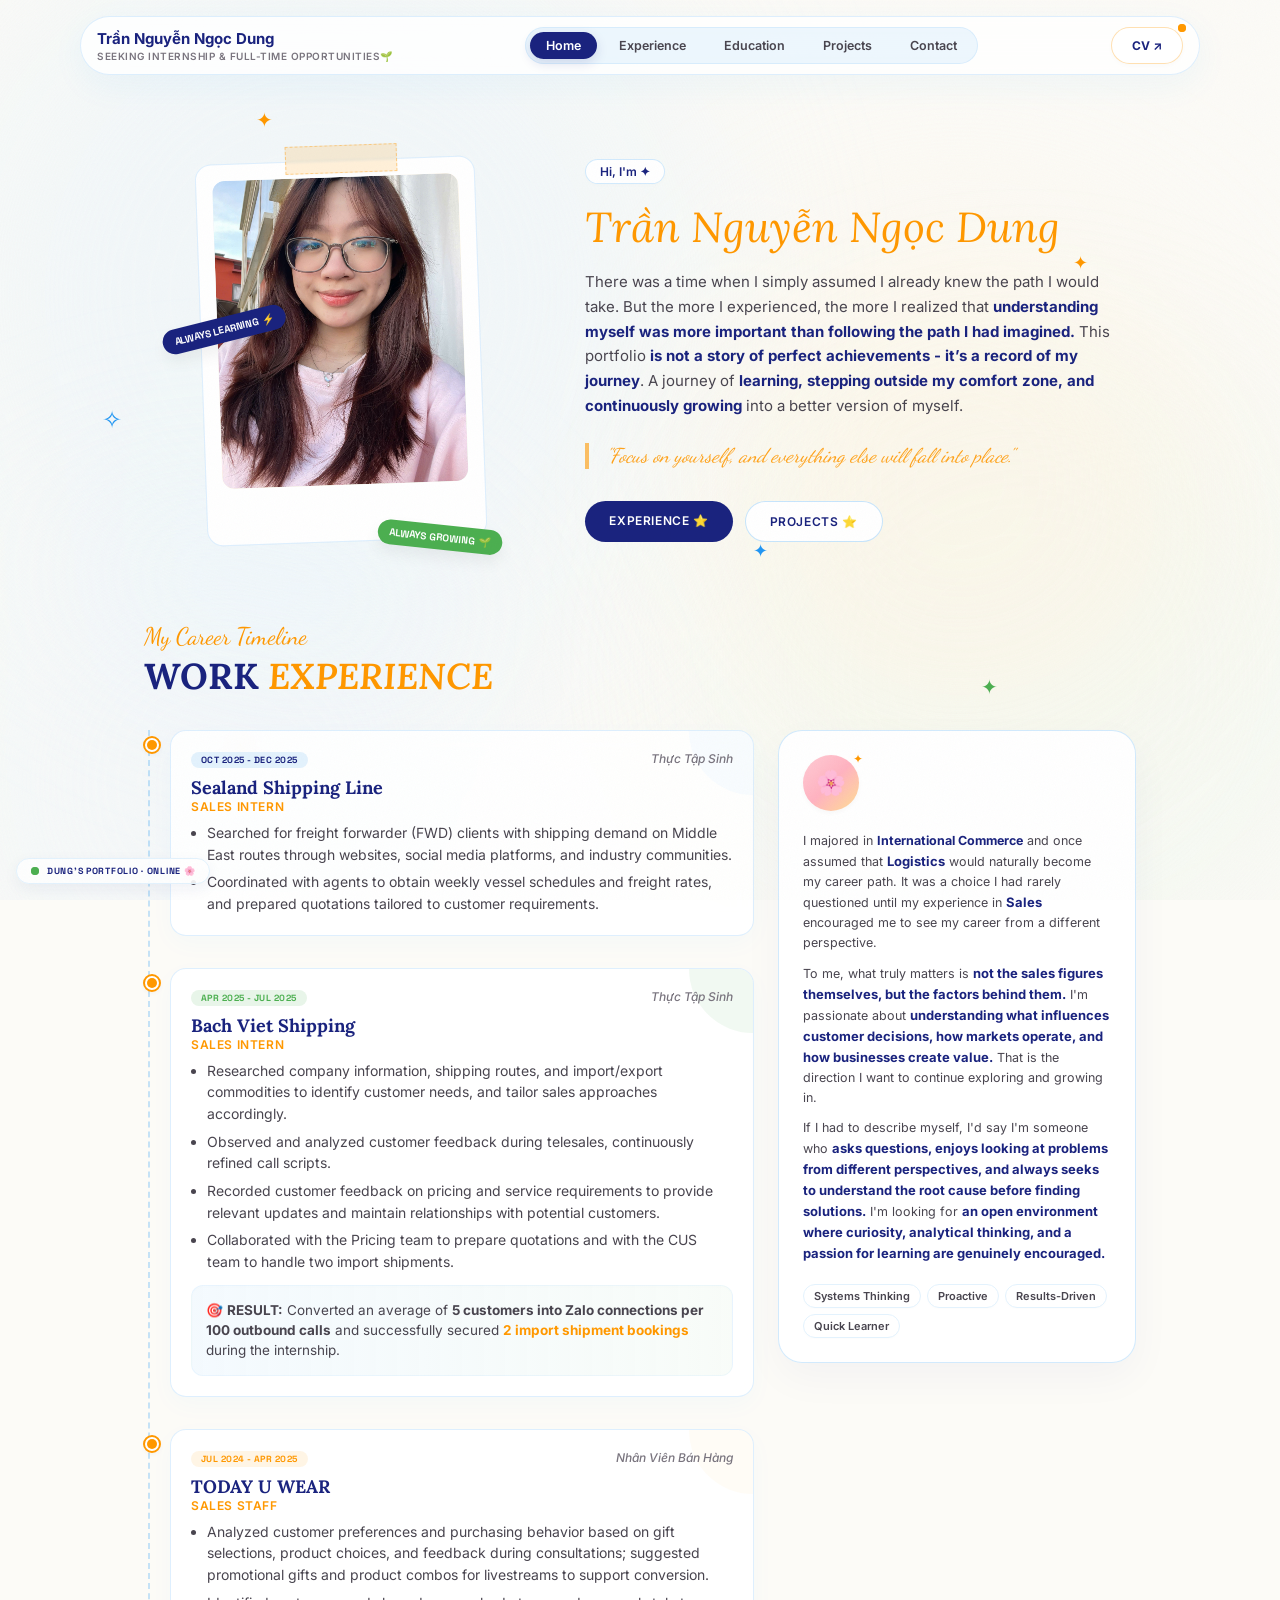
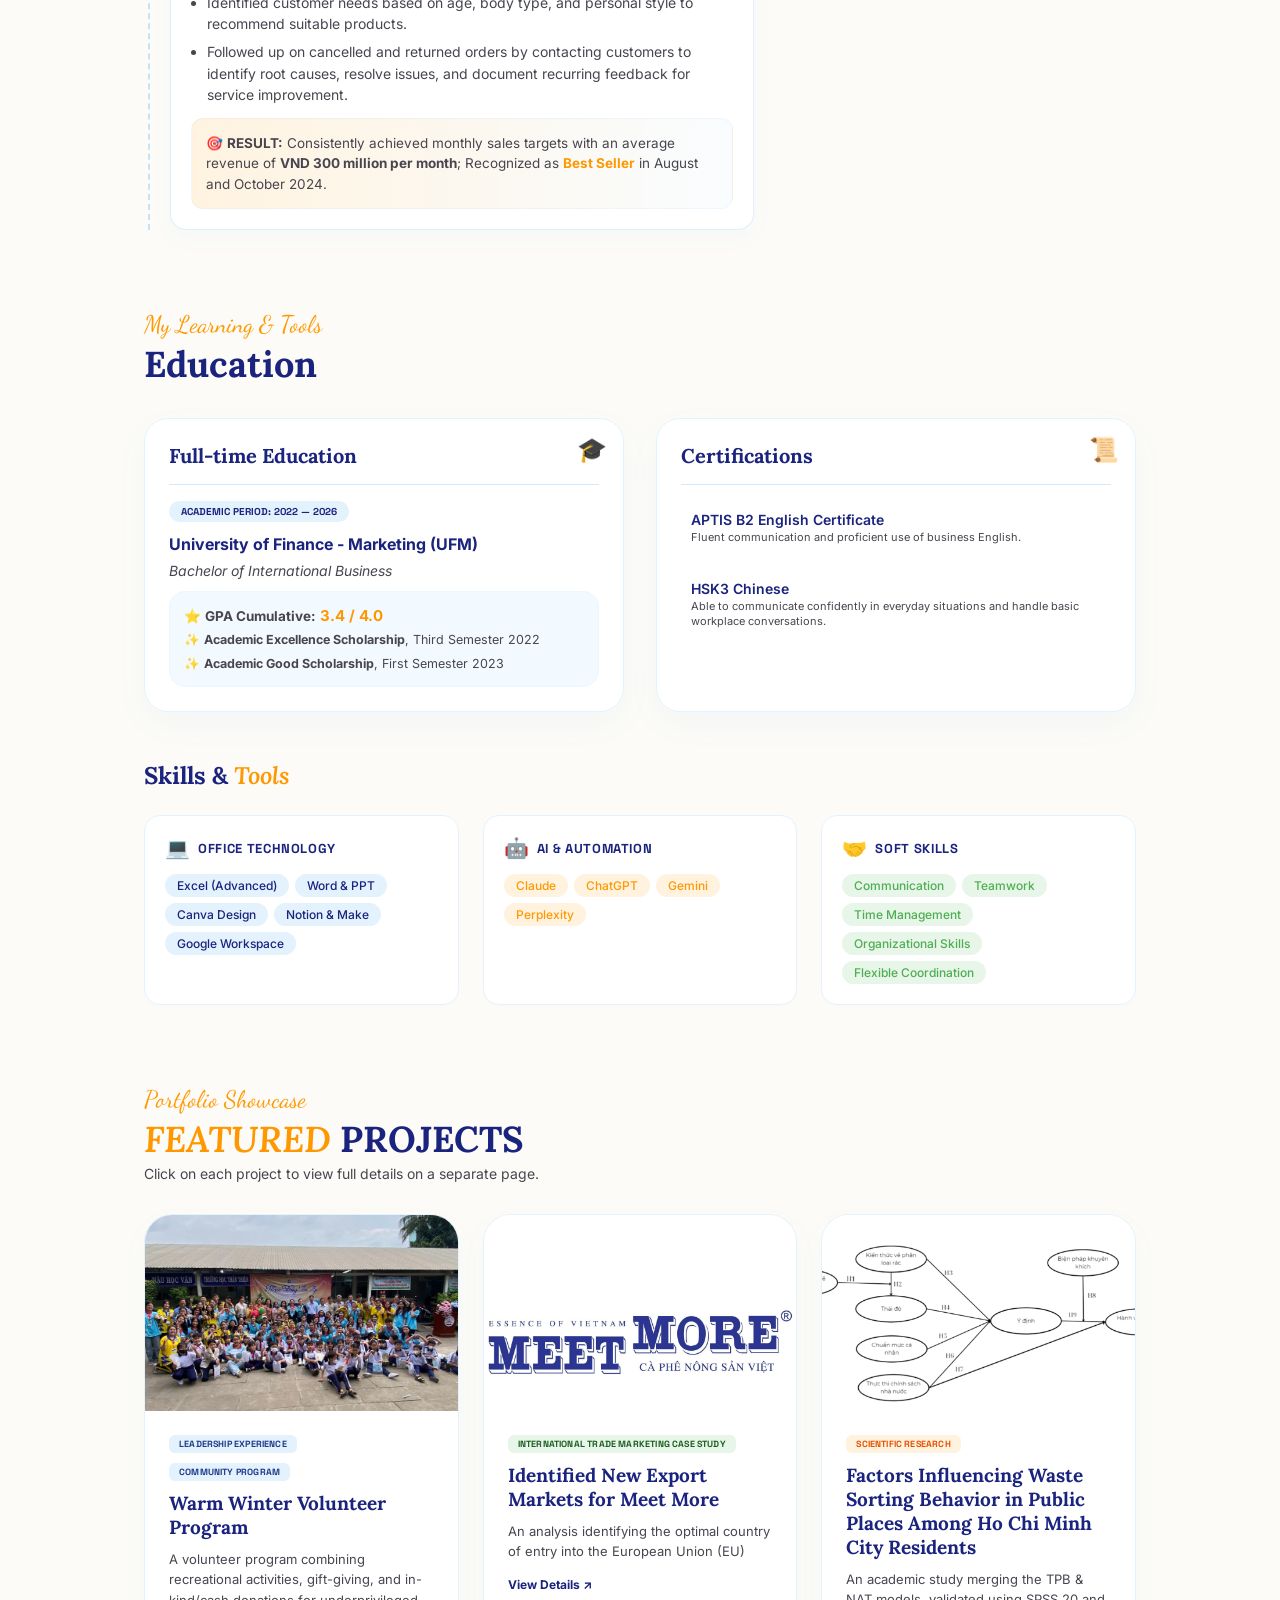
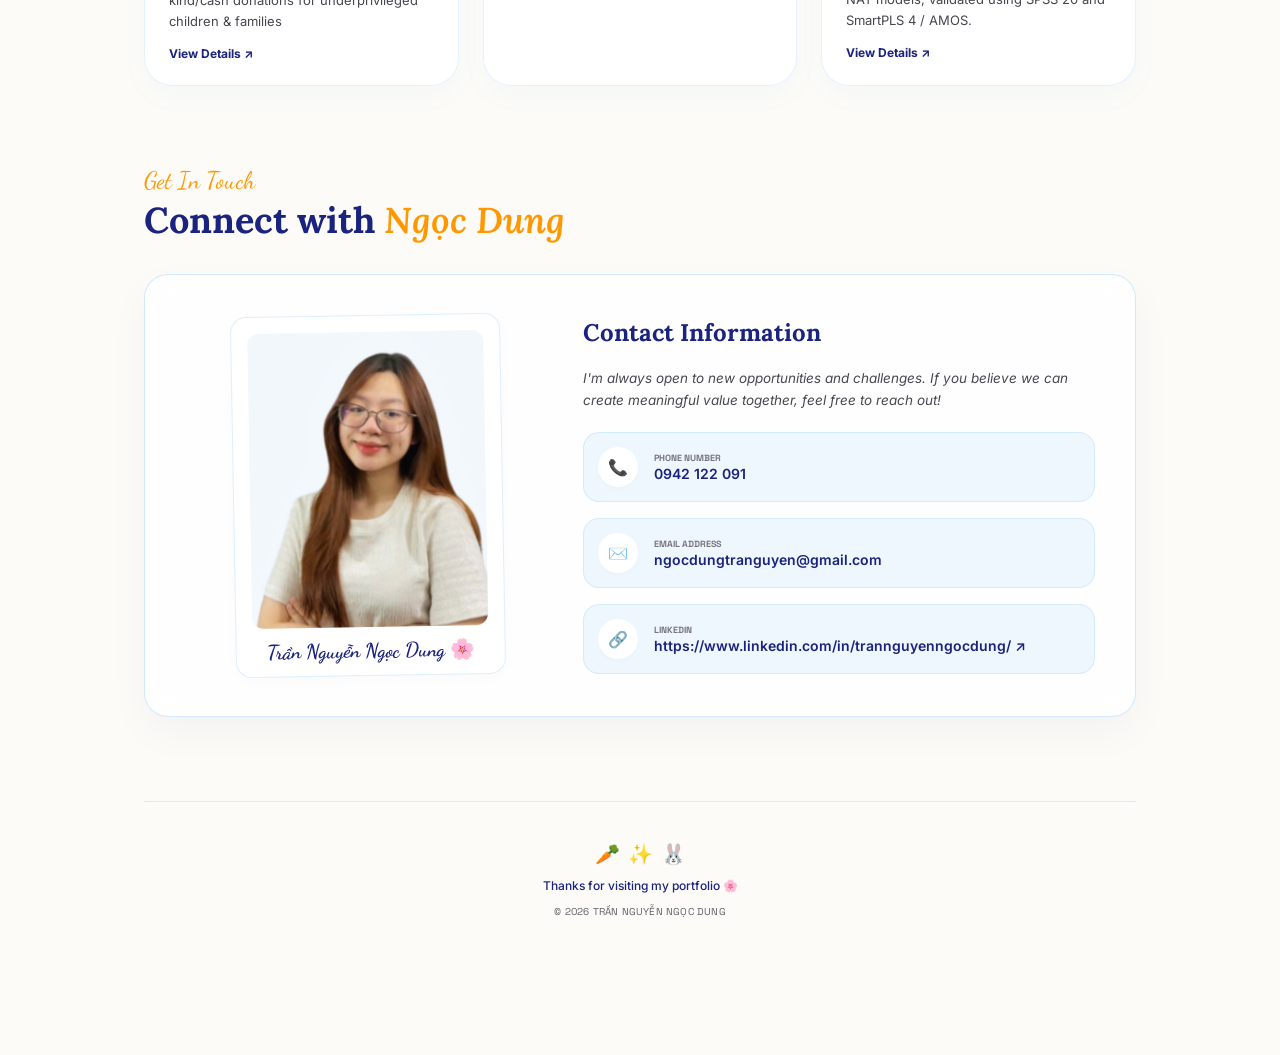
<file: index.html>
<!DOCTYPE html>
<html lang="vi">
<head>
  <meta charset="UTF-8">
  <meta name="viewport" content="width=device-width, initial-scale=1.0">
  <title>Trần Nguyễn Ngọc Dung — Zotopia Inspired Portfolio</title>
  <link rel="stylesheet" href="style.css">
</head>
<body>

  <!-- Grain Overlay -->
  <div class="grain"></div>

  <!-- Animated Blobs Background -->
  <div class="blob-bg">
    <div class="bg-blob blob-1"></div>
    <div class="bg-blob blob-2"></div>
    <div class="bg-blob blob-3"></div>
    <div class="bg-blob blob-4"></div>

    <!-- Blink Sparkles -->
    <div class="blink-star star-1">✦</div>
    <div class="blink-star star-2">✧</div>
    <div class="blink-star star-3">✦</div>
    <div class="blink-star star-4">✦</div>
    <div class="blink-star star-5">✧</div>
    <div class="blink-star star-6">✦</div>
  </div>

  <!-- Header Navigation -->
  <header class="navbar-container">
    <nav class="navbar">
      <a href="#about" class="brand-group">
        <span class="brand-name">Trần Nguyễn Ngọc Dung</span>
        <span class="brand-role"> Seeking Internship & Full-time Opportunities🌱</span>
      </a>
      
      <!-- Single Page Navigation Links -->
      <div class="nav-links">
        <a href="#about" id="nav-about" class="nav-btn active">Home</a>
        <a href="#experience" id="nav-experience" class="nav-btn">Experience</a>
        <a href="#education" id="nav-education" class="nav-btn">Education</a>
        <a href="#project" id="nav-project" class="nav-btn">Projects</a>
        <a href="#contact" id="nav-contact" class="nav-btn">Contact</a>
      </div>

      <!-- Quick Action CV Link -->
      <div class="nav-actions">
        <a href="cv.html#cv" class="cv-quick-btn">
          CV ↗
          <span class="pulse-dot-container">
            <span class="pulse-dot-ping"></span>
            <span class="pulse-dot"></span>
          </span>
        </a>
      </div>
    </nav>
  </header>

  <!-- Main Content Area -->
  <main class="main-content">
    
    <!-- SECTION: ABOUT (GIỚI THIỆU) -->
    <section id="about" class="portfolio-section about-grid">
      
      <!-- Left Column: Polaroid Element -->
      <div class="about-left">
        <div class="washi-tape">
          <span class="washi-text"></span>
        </div>
        
        <div class="polaroid-card">
          <div class="polaroid-image-area">
            <span class="polaroid-sparkle p-sp-1">✦</span>
            <span class="polaroid-sparkle p-sp-2">✦</span>
            <span class="polaroid-sparkle p-sp-3">✧</span>
            <!-- Optional fallback portrait if image exists -->
            <img src="CV/cv1.jpg" alt="Ngọc Dung Chân Dung" class="polaroid-img" onerror="this.style.display='none'">
          </div>

          <!--figcaption class="polaroid-caption-->

          <div class="sticker sticker-friendly">Always growing 🌱</div>
          <div class="sticker sticker-active">Always learning ⚡</div>
        </div>
      </div>

      <!-- Right Column: Heading & Intro -->
      <div class="about-right">
        <div class="badge-welcome">
          <span>Hi, I'm ✦</span>
        </div>
        <h1 class="main-heading">
          <span class="heading-highlight"> Trần Nguyễn Ngọc Dung </span>
        </h1>
         <p class="intro-text">
         There was a time when I simply assumed I already knew the path I would take. But the more I experienced, the more I realized that <strong class="text-police"> understanding myself was more important than following the path I had imagined.</strong>
         This portfolio <strong class="text-police">is not a story of perfect achievements - it’s a record of my journey</strong>. A journey of <strong class="text-police">learning, stepping outside my comfort zone, and continuously growing</strong> into a better version of myself.
        </p>  

        <div class="quote-box">
          <p class="quote-text">
            "Focus on yourself, and everything else will fall into place."
          </p>
        </div>

        <div class="cta-buttons">
          <a href="#experience" class="btn btn-primary">Experience ⭐</a>
          <a href="#project" class="btn btn-secondary">Projects ⭐</a>
        </div>
      </div>
    </section>

    <!-- SECTION: EXPERIENCE (KINH NGHIỆM THỰC CHIẾN) -->
    <section id="experience" class="portfolio-section experience-section">
      <div class="section-header">
        <span class="hand-subtitle">My Career Timeline</span>
        <h2 class="section-main-title">
          WORK <span class="text-carrot-italic">EXPERIENCE</span>
        </h2>
      </div>

      <!-- Two Column Layout matching image_1b751b.jpg -->
      <div class="experience-layout">
        
        <!-- Left: Timeline Grid (Shifted tightly to the left as requested) -->
        <div class="timeline-container">
          
          <!-- Experience Item 1 -->
          <div class="timeline-item">
            <div class="timeline-dot-container">
              <div class="timeline-dot"></div>
            </div>
            
            <div class="experience-card">
              <div class="card-bg-decoration decor-sky"></div>
              
              <div class="card-meta">
                <span class="badge-date date-sky">Oct 2025 - Dec 2025</span>
                <span class="meta-role-type">Thực Tập Sinh</span>
              </div>
              
              <h3 class="card-company-title">Sealand Shipping Line</h3>
              <p class="card-job-title">Sales Intern</p>
              
              <ul class="experience-bullets">
                <li>Searched for freight forwarder (FWD) clients with shipping demand on Middle East routes through websites, social media platforms, and industry communities.</li>
                <li>Coordinated with agents to obtain weekly vessel schedules and freight rates, and prepared quotations tailored to customer requirements.</li>
              </ul>
            </div>
          </div>

          <!-- Experience Item 2 -->
          <div class="timeline-item">
            <div class="timeline-dot-container">
              <div class="timeline-dot"></div>
            </div>
            
            <div class="experience-card">
              <div class="card-bg-decoration decor-mint"></div>

              <div class="card-meta">
                <span class="badge-date date-mint">Apr 2025 - Jul 2025</span>
                <span class="meta-role-type">Thực Tập Sinh</span>
              </div>
              
              <h3 class="card-company-title">Bach Viet Shipping</h3>
              <p class="card-job-title">Sales Intern</p>
              
              <ul class="experience-bullets">
                <li>Researched company information, shipping routes, and import/export commodities to identify customer needs, and tailor sales approaches accordingly.</li>
                <li>Observed and analyzed customer feedback during telesales, continuously refined call scripts.</li>
                <li>Recorded customer feedback on pricing and service requirements to provide relevant updates and maintain relationships with potential customers.</li>
                <li>Collaborated with the Pricing team to prepare quotations and with the CUS team to handle two import shipments.</li>
              </ul>

              <div class="result-box box-mint-sky">
                <p class="result-text">
                  🎯 <strong>RESULT:</strong> Converted an average of <span class="bold">5 customers into Zalo connections per 100 outbound calls</span> and successfully secured <span class="bold text-carrot-bold">2 import shipment bookings</span> during the internship.
                </p>
              </div>
            </div>
          </div>

          <!-- Experience Item 3 -->
          <div class="timeline-item">
            <div class="timeline-dot-container">
              <div class="timeline-dot"></div>
            </div>

            <div class="experience-card">
              <div class="card-bg-decoration decor-carrot"></div>

              <div class="card-meta">
                <span class="badge-date date-carrot">Jul 2024 - Apr 2025</span>
                <span class="meta-role-type">Nhân Viên Bán Hàng</span>
              </div>
              
              <h3 class="card-company-title">TODAY U WEAR</h3>
              <p class="card-job-title">Sales Staff</p>
              
              <ul class="experience-bullets">
                <li>Analyzed customer preferences and purchasing behavior based on gift selections, product choices, and feedback during consultations; suggested promotional gifts and product combos for livestreams to support conversion.</li>
                <li>Identified customer needs based on age, body type, and personal style to recommend suitable products.</li>
                <li>Followed up on cancelled and returned orders by contacting customers to identify root causes, resolve issues, and document recurring feedback for service improvement.</li>
              </ul>

              <div class="result-box box-carrot-sky">
                <p class="result-text">
                  🎯 <strong>RESULT:</strong> Consistently achieved monthly sales targets with an average revenue of <span class="bold">VND 300 million per month</span>; Recognized as <span class="bold text-carrot-bold">Best Seller</span> in August and October 2024.
                </p>
              </div>
            </div>
          </div>

        </div>

        <!-- Right Sidebar: "Mình là ai" Profile Card (Image_1b177c.png Layout) -->
        <div class="sidebar-container">
          <div class="profile-sidebar-card">
            
            <div class="sidebar-avatar-area">
              <div class="sidebar-avatar">
                🌸
                <span class="avatar-sparkle">✦</span>
              </div>
            </div>

            <div class="sidebar-info-block">
              <p class="sidebar-card-paragraph">
                I majored in <strong style="color: var(--zoto-police); font: size 13px">International Commerce</strong>
                and once assumed that <strong style="color: var(--zoto-police); font-size:13px">Logistics</strong>
                would naturally become my career path. It was a choice I had rarely questioned until my experience in <strong style="color: var(--zoto-police); font-size:13px">Sales</strong> encouraged me to see my career from a different perspective.
             </p>

              <p class="sidebar-card-paragraph">
                To me, what truly matters is <strong style="color: var(--zoto-police); font-size:13px">not the sales figures themselves, but the factors behind them.</strong> 
                I'm passionate about <strong style="color: var(--zoto-police); font-size:13px">understanding what influences customer decisions, how markets operate, and how businesses create value.</strong> 
                That is the direction I want to continue exploring and growing in.
              </p>
            
              <p class="sidebar-card-paragraph">
                If I had to describe myself, I'd say I'm someone who <strong style="color: var(--zoto-police); font-size:13px">asks questions, enjoys looking at problems from different perspectives, and always seeks to understand the root cause before finding solutions.</strong> 
                I'm looking for <strong style="color: var(--zoto-police); font-size:13px">an open environment where curiosity, analytical thinking, and a passion for learning are genuinely encouraged.</strong>
              </p>
            </div>

            <div class="sidebar-chips-row">
              <span class="chip-badge">Systems Thinking</span>
              <span class="chip-badge">Proactive</span>
              <span class="chip-badge">Results-Driven</span>
              <span class="chip-badge">Quick Learner</span>
            </div>
          </div>
        </div>
      </div>
    </section>

    <!-- SECTION: EDUCATION (HỌC VẤN & KỸ NĂNG) -->
    <section id="education" class="scroll-mt-28 portfolio-section education-section">
      
      <div class="section-header">
        <span class="hand-subtitle">My Learning & Tools</span>
        <h2 class="section-main-title"> Education </h2>
      </div>

      <!-- Main Education Dashboard Blocks -->
      <div class="education-dashboard-grid">
        
        <!-- University Card -->
        <div class="dashboard-block block-edu">
          <span class="block-icon-floating">🎓</span>
          <h3 class="block-title">Full-time Education</h3>
          <div class="block-body border-top-sky">
            <span class="badge-tag tag-sky">Academic Period: 2022 — 2026</span>
            <h4 class="institute-name">University of Finance - Marketing (UFM)</h4>
            <p class="degree-name">Bachelor of International Business</p>
            <div class="gpa-container-box">
              <p class="gpa-metric">⭐ <strong>GPA Cumulative:</strong> <span class="gpa-score">3.4 / 4.0</span></p>
              <p class="gpa-award">✨ <strong>Academic Excellence Scholarship</strong>, Third Semester 2022</p>
              <p class="gpa-award">✨ <strong>Academic Good Scholarship</strong>, First Semester 2023</p>
            </div>
          </div>
        </div>

        <!-- Certificates Card -->
        <div class="dashboard-block block-cert">
          <span class="block-icon-floating">📜</span>
          <h3 class="block-title">Certifications</h3>
          
          <div class="block-body border-top-sky certificate-list-stack">
            
            <!-- Cert item 1 -->
            <div class="cert-row-item">
              <div class="cert-item-details">
                <h4 class="cert-item-title">APTIS B2 English Certificate</h4>
                <p class="cert-item-description">Fluent communication and proficient use of business English.</p>
              </div>
            </div>

            <!-- Cert item 2 -->
            <div class="cert-row-item">
              <div class="cert-item-details">
                <h4 class="cert-item-title">HSK3 Chinese</h4>
                <p class="cert-item-description">Able to communicate confidently in everyday situations and handle basic workplace conversations.</p>
              </div>
            </div>


          </div>
        </div>

      </div>

      <!-- Skills and Tools Layout Grid -->
      <div class="skills-ecosystem-wrapper">
        <h3 class="skills-heading-title">
          Skills &<span class="text-carrot-italic"> Tools</span>
        </h3>
        
        <div class="skills-cards-grid">
          
          <!-- Skill block 1 -->
          <div class="skill-ecosystem-card">
            <div class="skill-card-head">
              <span class="skill-icon">💻</span>
              <h4 class="skill-card-title-text">OFFICE TECHNOLOGY</h4>
            </div>
            <div class="skill-badges-container">
              <span class="ecosystem-badge color-sky-badge">Excel (Advanced)</span>
              <span class="ecosystem-badge color-sky-badge">Word & PPT</span>
              <span class="ecosystem-badge color-sky-badge">Canva Design</span>
              <span class="ecosystem-badge color-sky-badge">Notion & Make</span>
              <span class="ecosystem-badge color-sky-badge">Google Workspace</span>
            </div>
          </div>

          <!-- Skill block 2 -->
          <div class="skill-ecosystem-card">
            <div class="skill-card-head">
              <span class="skill-icon">🤖</span>
              <h4 class="skill-card-title-text">AI & AUTOMATION</h4>
            </div>
            <div class="skill-badges-container">
              <span class="ecosystem-badge color-carrot-badge">Claude </span>
              <span class="ecosystem-badge color-carrot-badge">ChatGPT</span>
              <span class="ecosystem-badge color-carrot-badge">Gemini</span>
              <span class="ecosystem-badge color-carrot-badge">Perplexity</span>
            </div>
          </div>

          <!-- Skill block 3 -->
          <div class="skill-ecosystem-card">
            <div class="skill-card-head">
              <span class="skill-icon">🤝</span>
              <h4 class="skill-card-title-text">SOFT SKILLS</h4>
            </div>
            <div class="skill-badges-container">
              <span class="ecosystem-badge color-mint-badge">Communication</span>
              <span class="ecosystem-badge color-mint-badge">Teamwork</span>
              <span class="ecosystem-badge color-mint-badge">Time Management</span>
              <span class="ecosystem-badge color-mint-badge">Organizational Skills</span>
              <span class="ecosystem-badge color-mint-badge">Flexible Coordination</span>
            </div>
          </div>

        </div>
      </div>

    </section>
    
    <!-- SECTION: PROJECTS (DỰ ÁN TIÊU BIỂU) -->
    <section id="project" class="portfolio-section project-section">
      <div class="section-header">
        <span class="hand-subtitle">Portfolio Showcase</span>
        <h2 class="section-main-title">
          <span class="text-carrot-italic">FEATURED</span> PROJECTS
        </h2>
        <p class="section-sub-text">Click on each project to view full details on a separate page.</p>
      </div>

      <div class="projects-cards-grid">
        
        <!-- Dự án 1 -->
        <div class="project-showcase-card">
          <div class="project-card-thumb thumb-sky">
            <img src="project1/project1.4.jpg" alt="Project 1" class="project-img-hero">
          </div>
          <div class="project-card-body">
            <span class="project-tag-badge badge-blue">Leadership Experience</span>
            <span class="project-tag-badge badge-blue">Community Program</span>
            <h3 class="project-item-title">Warm Winter Volunteer Program</h3>
            <p class="project-item-desc">A volunteer program combining recreational activities, gift-giving, and in-kind/cash donations for underprivileged children & families</p>
            <a href="project1.html" class="project-view-link">View Details ↗</a>
          </div>
        </div>

        <!-- Dự án 2 -->
        <div class="project-showcase-card">
          <div class="project-card-thumb thumb-carrot">
            <img src="project2/project2.1.jpg" alt="Project 2" class="project-img-hero">
          </div>
          <div class="project-card-body">
            <span class="project-tag-badge badge-green">International Trade Marketing Case Study</span>
            <h3 class="project-item-title">Identified New Export Markets for Meet More</h3>
            <p class="project-item-desc">An analysis identifying the optimal country of entry into the European Union (EU)

</p>
            <a href="project2.html" class="project-view-link">View Details ↗</a>
          </div>
        </div>

        <!-- Dự án 3 -->
        <div class="project-showcase-card">
          <div class="project-card-thumb thumb-mint">
            <img src="project3/project3.1.png" alt="Project 3" class="project-img-hero">
          </div>
          <div class="project-card-body">
            <span class="project-tag-badge badge-orange">Scientific research</span>
            <h3 class="project-item-title">Factors Influencing Waste Sorting Behavior in Public Places Among Ho Chi Minh City Residents</h3>
            <p class="project-item-desc">An academic study merging the TPB & NAT models, validated using SPSS 20 and SmartPLS 4 / AMOS.</p>
            <a href="project3.html" class="project-view-link">View Details ↗</a>
          </div>
        </div>

      </div>
    </section>
    <!-- SECTION: CONTACT (LIÊN HỆ CÁ NHÂN) -->
    <section id="contact" class="scroll-mt-28 portfolio-section contact-section">
      <div class="section-header">
        <span class="hand-subtitle">Get In Touch</span>
        <h2 class="section-main-title"> Connect with <span class="text-carrot-italic">Ngọc Dung</span></h2>
      </div>

      <div class="contact-card-box-wrapper">
        
        <!-- Left: Polaroid Portrait Mockup -->
        <div class="contact-left-portrait">
          <div class="contact-polaroid">
            <div class="contact-photo-canvas">
              🐰
              <span class="contact-photo-sparkle">✦</span>
              <img src="CV/cv2.jpg" alt="Ngọc Dung Chân Dung" class="contact-actual-image" onerror="this.style.display='none'">
            </div>
            <figcaption class="contact-polaroid-caption-text">
              Trần Nguyễn Ngọc Dung 🌸
            </figcaption>
          </div>
        </div>

        <!-- Right: Communication Portals list -->
        <div class="contact-right-channels">
          <h3 class="channels-title-heading">Contact Information</h3>
          <p class="channels-intro-paragraph">
            <em>I'm always open to new opportunities and challenges. If you believe we can create meaningful value together, feel free to reach out!</em>
          </p>

          <div class="channels-stack-list">
            <!-- Channel Phone -->
            <a href="tel:0901234567" class="channel-row-anchor-card">
              <div class="channel-circle-icon">📞</div>
              <div class="channel-details-text">
                <span class="channel-label-text">Phone Number</span>
                <span class="channel-actual-value">0942 122 091</span>
              </div>
            </a>

            <!-- Channel Email -->
            <a href="mailto:dungtrn.contact@gmail.com" class="channel-row-anchor-card">
              <div class="channel-circle-icon">✉️</div>
              <div class="channel-details-text">
                <span class="channel-label-text">Email Address</span>
                <span class="channel-actual-value">ngocdungtranguyen@gmail.com</span>
              </div>
            </a>

            <!-- Channel LinkedIn -->
            <a href="https://linkedin.com/in/dung-ngoc-tran" target="_blank" class="channel-row-anchor-card">
              <div class="channel-circle-icon">🔗</div>
              <div class="channel-details-text">
                <span class="channel-label-text">LinkedIn</span>
                <span class="channel-actual-value">https://www.linkedin.com/in/trannguyenngocdung/ ↗</span>
              </div>
            </a>
          </div>
        </div>

      </div>
    </section>

    

  <!-- Left Bottom Corner Floating Element Bar -->
  <div class="floating-online-status-bar">
    <span class="pulsing-green-dot-wrapper">
      <span class="green-dot-ping"></span>
      <span class="green-dot-core"></span>
    </span>
    <span class="online-status-string-text">Dung's Portfolio · Online 🌸</span>
  </div>

  <!-- Global Footer -->
  <footer class="global-page-footer">
    <div class="footer-emoji-row">
      <span>🥕</span><span>✨</span><span>🐰</span>
    </div>
    <p class="footer-gratitude-text">Thanks for visiting my portfolio 🌸</p>
    <p class="footer-copyright-fineprint">© 2026 Trần Nguyễn Ngọc Dung</p>
  </footer>

  <!-- Scroll Spy Native Vanilla JS Logic -->
  <script>
    document.addEventListener("DOMContentLoaded", function() {
      const sections = document.querySelectorAll("section[id]");
      const navLinks = document.querySelectorAll(".nav-btn");

      function scrollSpyHandler() {
        let activeSectionId = "about";
        const currentScrollOffset = window.scrollY + 140;

        sections.forEach(section => {
          const topPoint = section.offsetTop;
          const blockHeight = section.offsetHeight;
          if (currentScrollOffset >= topPoint && currentScrollOffset < topPoint + blockHeight) {
            activeSectionId = section.getAttribute("id");
          }
        });

        navLinks.forEach(link => {
          link.classList.remove("active");
          if (link.getAttribute("href") === `#${activeSectionId}`) {
            link.classList.add("active");
          }
        });
      }

      window.addEventListener("scroll", scrollSpyHandler);
      scrollSpyHandler(); // Init call
    });
  </script>
</body>
</html>
</file>
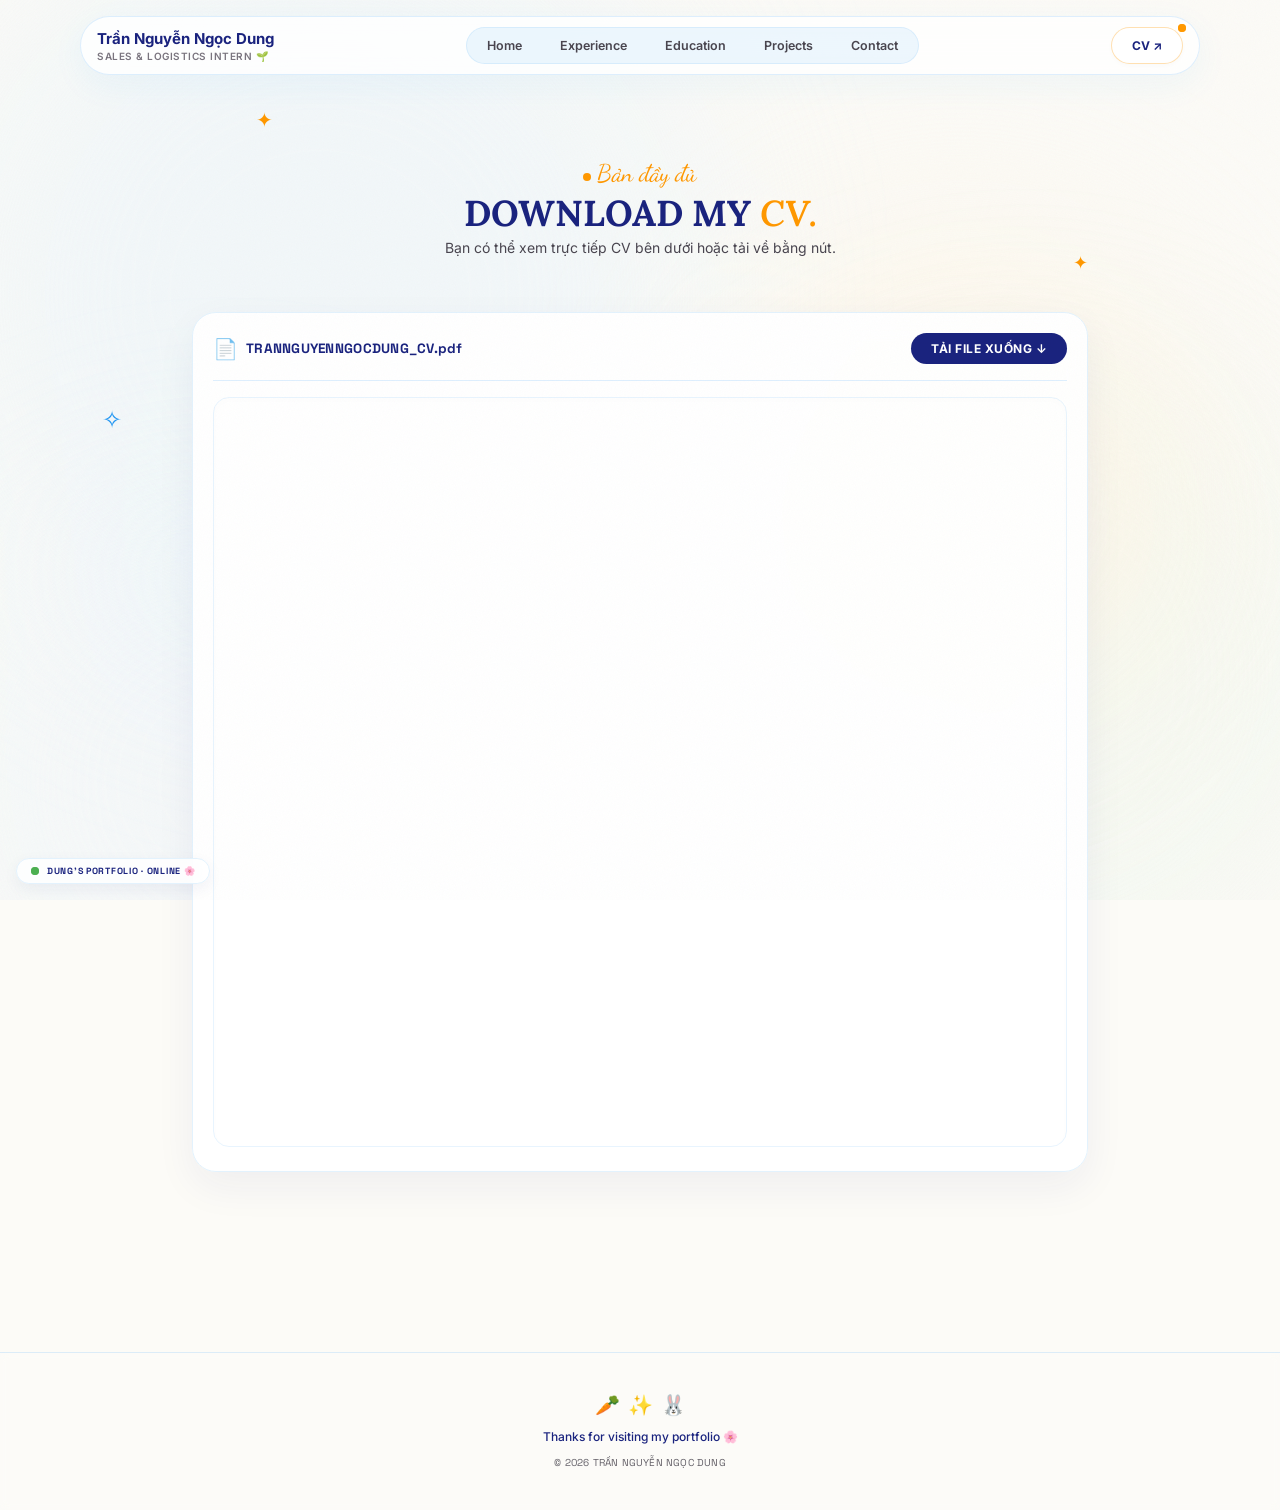
<file: cv.html>
<!DOCTYPE html>
<html lang="vi">
<head>
  <meta charset="UTF-8">
  <meta name="viewport" content="width=device-width, initial-scale=1.0">
  <title>CV — Trần Nguyễn Ngọc Dung</title>
  <link rel="stylesheet" href="style.css">
</head>
<body>

  <!-- Grain Overlay -->
  <div class="grain"></div>

  <!-- Animated Blobs Background -->
  <div class="blob-bg">
    <div class="bg-blob blob-1"></div>
    <div class="bg-blob blob-2"></div>
    <div class="bg-blob blob-3"></div>
    <div class="bg-blob blob-4"></div>

    <!-- Blink Sparkles -->
    <div class="blink-star star-1">✦</div>
    <div class="blink-star star-2">✧</div>
    <div class="blink-star star-3">✦</div>
    <div class="blink-star star-4">✦</div>
    <div class="blink-star star-5">✧</div>
    <div class="blink-star star-6">✦</div>
  </div>

  <!-- Header Navigation -->
  <header class="navbar-container">
    <nav class="navbar">
      <a href="index.html#about" class="brand-group">
        <span class="brand-name">Trần Nguyễn Ngọc Dung</span>
        <span class="brand-role">Sales & Logistics Intern 🌱</span>
      </a>
      
      <!-- Nav Links routing back to the main single page anchors -->
      <div class="nav-links">
        <a href="index.html#about" class="nav-btn">Home</a>
        <a href="index.html#experience" class="nav-btn">Experience</a>
        <a href="index.html#education" class="nav-btn">Education</a>
        <a href="index.html#project" id="nav-project" class="nav-btn">Projects</a>
        <a href="index.html#contact" class="nav-btn">Contact</a>
      </div>

      <!-- CV Quick Button set to Active state -->
      <div class="nav-actions">
        <a href="cv.html#cv" class="cv-quick-btn">
          CV ↗
          <span class="pulse-dot-container">
            <span class="pulse-dot-ping"></span>
            <span class="pulse-dot"></span>
          </span>
        </a>
      </div>
    </nav>
  </header>

  <!-- Main Content Area -->
  <main class="main-content">
    
    <section id="cv" class="portfolio-section cv-section">
      <div class="section-header center-aligned-header">
        <span class="hand-subtitle"><span class="bullet-dot-orange"></span>Bản đầy đủ</span>
        <h2 class="section-main-title">DOWNLOAD MY <span class="text-carrot-italic">CV.</span></h2>
        <p class="section-sub-text center-max-width">Bạn có thể xem trực tiếp CV bên dưới hoặc tải về bằng nút.</p>
      </div>

      <!-- CV Display Card Panel Block linked seamlessly with your CSS style -->
      <div class="cv-display-panel-block">
        <div class="cv-panel-header-toolbar">
          <div class="cv-toolbar-left">
            <span class="toolbar-icon">📄</span>
            <span class="toolbar-filename-text">TRANNGUYENNGOCDUNG_CV.pdf</span>
          </div>
          <a href="TRANNGUYENNGOCDUNG_CV.pdf" download class="btn-download-action-cv">
            Tải File Xuống ↓
          </a>
        </div>

        <!-- Document Iframe element embedding the file -->
        <iframe src="TRANNGUYENNGOCDUNG_CV.pdf" width="100%" height="750" class="cv-iframe-element">
          Trình duyệt của bạn không hỗ trợ xem PDF trực tiếp.
          <a href="TRANNGUYENNGOCDUNG_CV.pdf" class="fallback-pdf-anchor">Bấm vào đây để tải và xem CV nhé!</a>
        </iframe>
      </div>
    </section>
  
  </main>

  <!-- Left Bottom Corner Floating Element Bar -->
  <div class="floating-online-status-bar">
    <span class="pulsing-green-dot-wrapper">
      <span class="green-dot-ping"></span>
      <span class="green-dot-core"></span>
    </span>
    <span class="online-status-string-text">Dung's Portfolio · Online 🌸</span>
  </div>

  <!-- Global Footer -->
  <footer class="global-page-footer">
    <div class="footer-emoji-row">
      <span>🥕</span><span>✨</span><span>🐰</span>
    </div>
    <p class="footer-gratitude-text">Thanks for visiting my portfolio 🌸</p>
    <p class="footer-copyright-fineprint">© 2026 Trần Nguyễn Ngọc Dung</p>
  </footer>

</body>
</html>
</file>
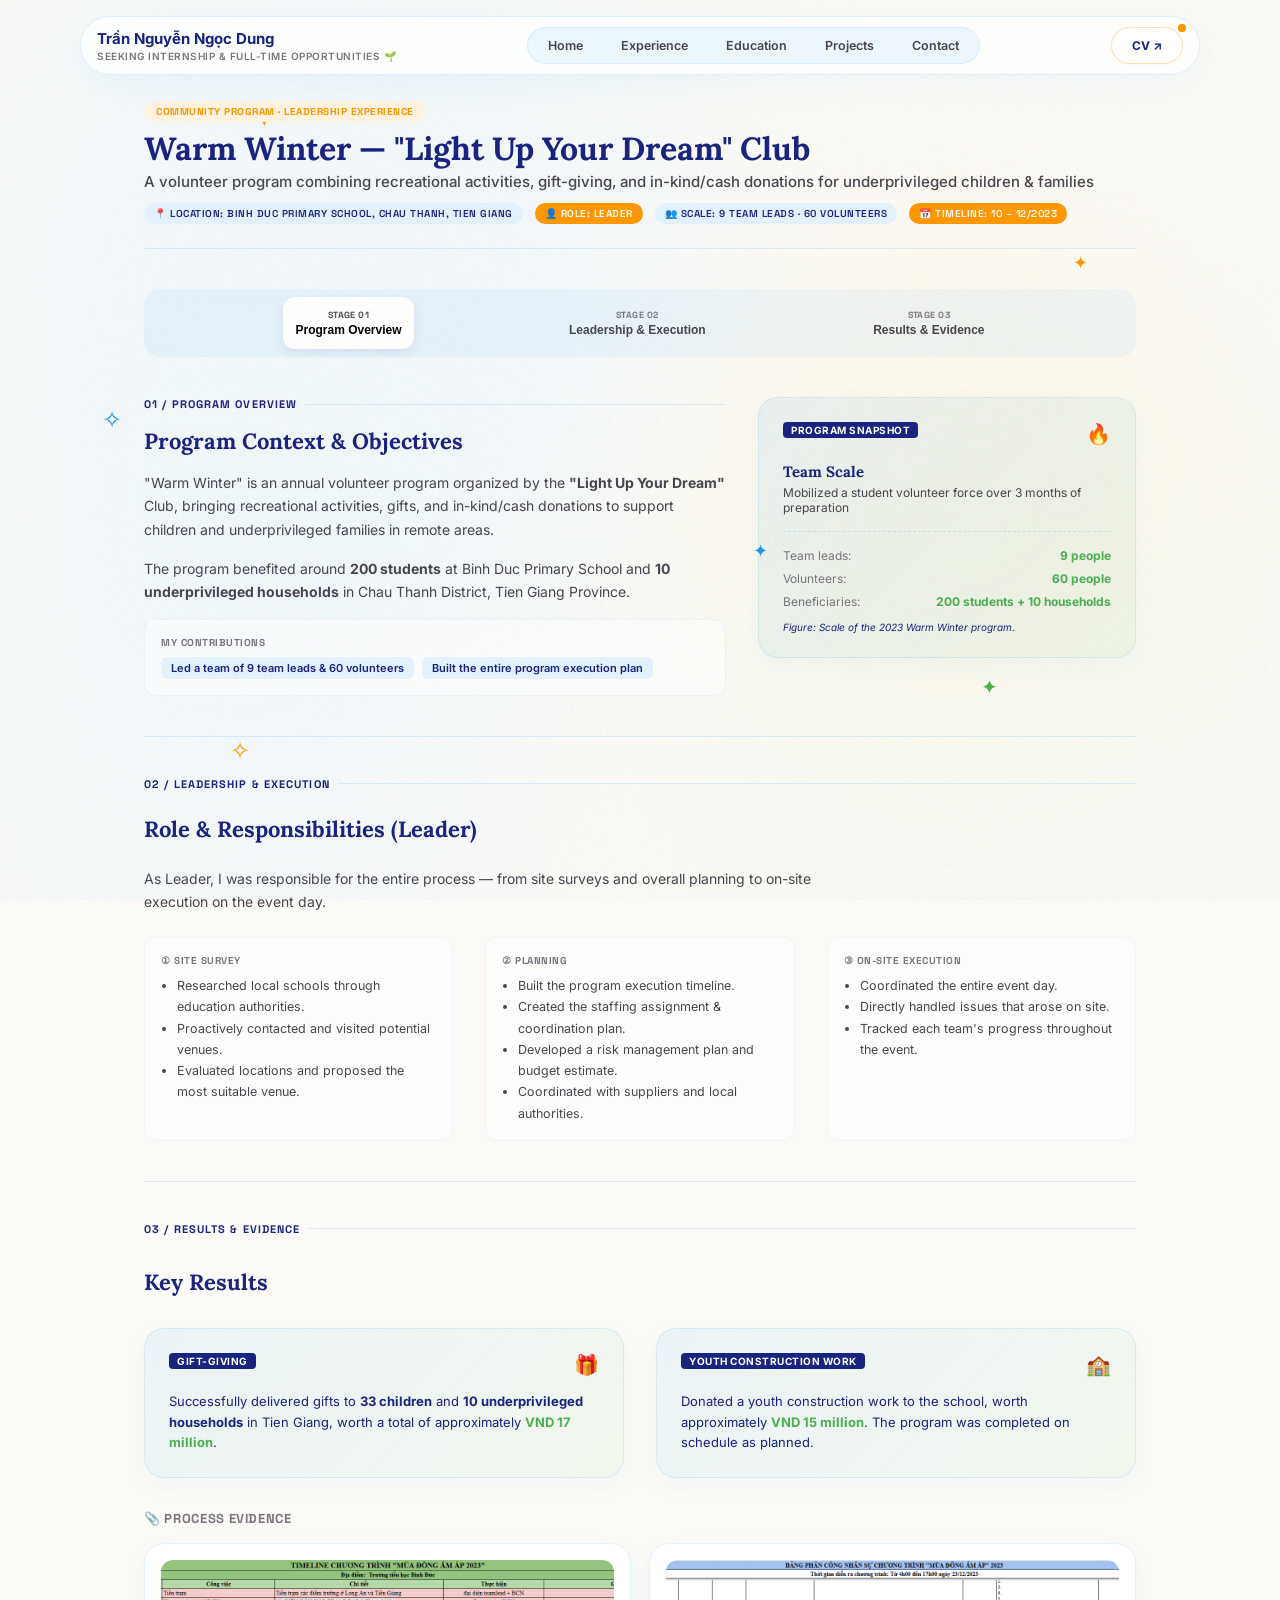
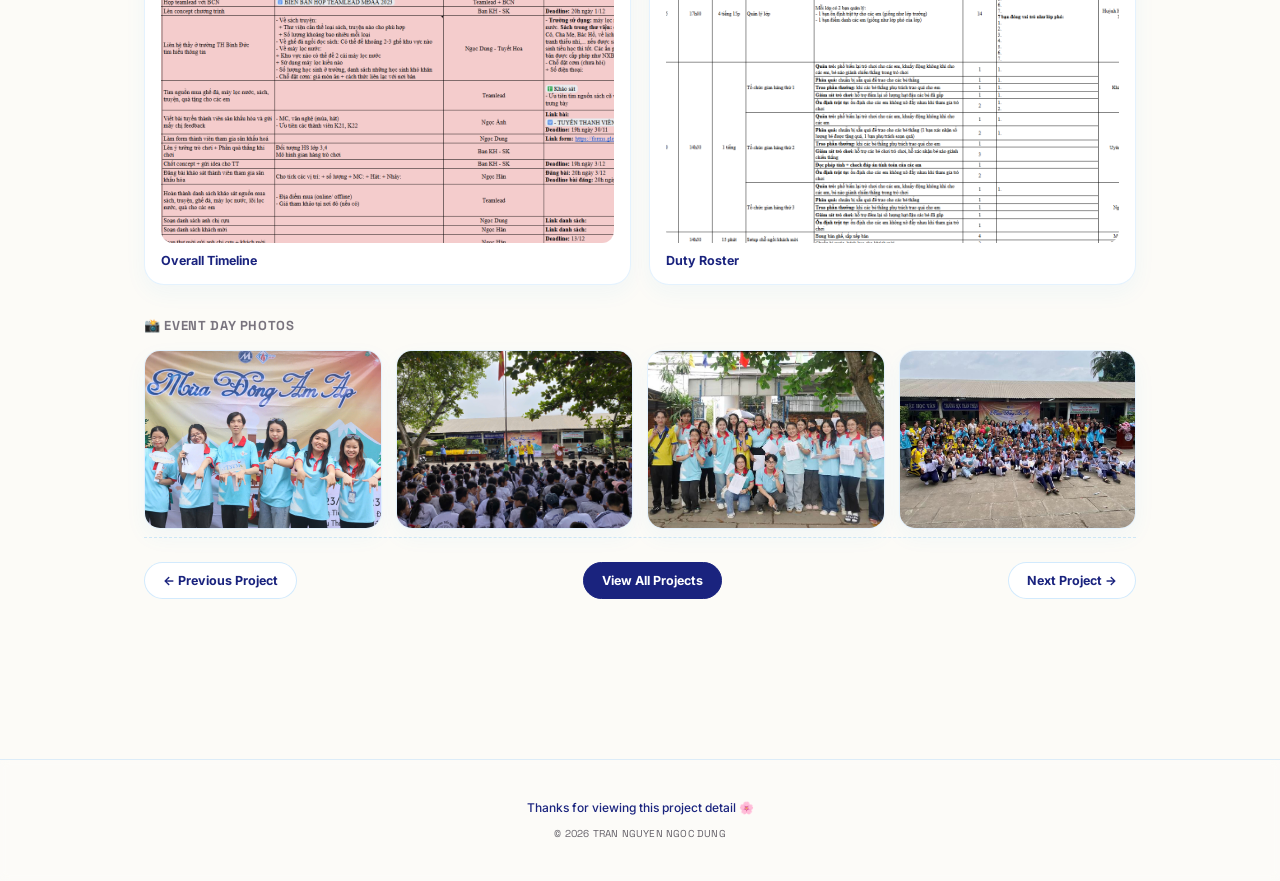
<file: project1.html>
<!DOCTYPE html>
<html lang="en">
<head>
  <meta charset="UTF-8">
  <meta name="viewport" content="width=device-width, initial-scale=1.0">
  <title>Project: Warm Winter Volunteer Program | Tran Nguyen Ngoc Dung</title>
  <link rel="stylesheet" href="style.css">
</head>
<body>

  <!-- Grain Overlay -->
  <div class="grain"></div>

  <!-- Animated Blobs Background -->
  <div class="blob-bg">
    <div class="bg-blob blob-1"></div>
    <div class="bg-blob blob-2"></div>
    <div class="bg-blob blob-3"></div>
    <div class="bg-blob blob-4"></div>

    <!-- Blink Sparkles -->
    <div class="blink-star star-1">✦</div>
    <div class="blink-star star-2">✧</div>
    <div class="blink-star star-3">✦</div>
    <div class="blink-star star-4">✦</div>
    <div class="blink-star star-5">✧</div>
    <div class="blink-star star-6">✦</div>
  </div>

  <!-- Header Navigation -->
  <header class="navbar-container">
    <nav class="navbar">
      <a href="index.html#about" class="brand-group">
        <span class="brand-name">Trần Nguyễn Ngọc Dung</span>
        <span class="brand-role">Seeking Internship & Full-time Opportunities 🌱</span>
      </a>

      <div class="nav-links">
        <a href="index.html#about" class="nav-btn">Home</a>
        <a href="index.html#experience" class="nav-btn">Experience</a>
        <a href="index.html#education" class="nav-btn">Education</a>
        <a href="index.html#project" id="nav-project" class="nav-btn">Projects</a>
        <a href="index.html#contact" class="nav-btn">Contact</a>
      </div>

      <div class="nav-actions">
        <a href="cv.html#cv" class="cv-quick-btn">
          CV ↗
          <span class="pulse-dot-container">
            <span class="pulse-dot-ping"></span>
            <span class="pulse-dot"></span>
          </span>
        </a>
      </div>
    </nav>
  </header>

  <!-- Main Content -->
  <main class="main-content space-y-10 animate-fade-in">

    <!-- Hero Title Banner / Meta Info -->
    <div class="border-b pb-6">
        <span class="badge-category" style="background-color: var(--zoto-carrotlight); color: var(--zoto-carrot);">Community Program · Leadership Experience</span>
        <h2 class="project-title-main mt-2">Warm Winter — "Light Up Your Dream" Club</h2>
        <p class="project-subtitle-main mt-1">A volunteer program combining recreational activities, gift-giving, and in-kind/cash donations for underprivileged children & families</p>

      <div class="meta-flex-strip">
          <div class="meta-flex-item">📍 Location: Binh Duc Primary School, Chau Thanh, Tien Giang</div>
          <div class="meta-flex-item orange">👤 Role: Leader</div>
          <div class="meta-flex-item">👥 Scale: 9 team leads · 60 volunteers</div>
          <div class="meta-flex-item orange">📅 Timeline: 10 – 12/2023</div>
      </div>
    </div>

    <!-- Story Navigation Steps Bar -->
    <div class="consulting-pipeline">
        <button onclick="scrollToStorySection('step-1')" class="pipeline-btn active" id="btn-step-1">
            <span class="pipeline-btn-stage">Stage 01</span>
            <span class="pipeline-btn-name">Program Overview</span>
        </button>
        <button onclick="scrollToStorySection('step-2')" class="pipeline-btn" id="btn-step-2">
            <span class="pipeline-btn-stage">Stage 02</span>
            <span class="pipeline-btn-name">Leadership & Execution</span>
        </button>
        <button onclick="scrollToStorySection('step-3')" class="pipeline-btn" id="btn-step-3">
            <span class="pipeline-btn-stage">Stage 03</span>
            <span class="pipeline-btn-name">Results & Evidence</span>
        </button>
    </div>

    <!-- ==================== STAGE 01: PROGRAM OVERVIEW ==================== -->
    <div id="step-1" class="stage-row-grid-10 border-b pb-10">
        <div class="col-span-6 space-y-4" style="display: flex; flex-direction: column; justify-content: space-between;">
            <div class="space-y-4">
                <div class="section-divider-title">
                    <span>01 / Program Overview</span>
                    <span class="section-divider-line"></span>
                </div>
                <h3 class="stage-main-heading">Program Context & Objectives</h3>
                <p class="stage-desc-text">
                    "Warm Winter" is an annual volunteer program organized by the <strong>"Light Up Your Dream"</strong> Club, bringing recreational activities, gifts, and in-kind/cash donations to support children and underprivileged families in remote areas.
                </p>
                <p class="stage-desc-text">
                    The program benefited around <strong>200 students</strong> at Binh Duc Primary School and <strong>10 underprivileged households</strong> in Chau Thanh District, Tien Giang Province.
                </p>
            </div>

            <div class="contributions-inner-card">
                <h4 class="contributions-inner-title">My Contributions</h4>
                <div class="contributions-inner-flex">
                    <span class="contribution-pill">Led a team of 9 team leads & 60 volunteers</span>
                    <span class="contribution-pill">Built the entire program execution plan</span>
                </div>
            </div>
        </div>

        <div class="col-span-4">
            <div class="graphic-dark-card" style="margin-top: 0;">
                <div class="graphic-dark-card-title-row">
                    <span class="graphic-dark-badge">Program Snapshot</span>
                    <span style="font-size: 20px;">🔥</span>
                </div>
                <div style="margin: 16px 0;">
                    <h4 class="graphic-dark-main-title">Team Scale</h4>
                    <p class="graphic-dark-desc">Mobilized a student volunteer force over 3 months of preparation</p>
                </div>
                <div class="graphic-dark-stats-row">
                    <div class="graphic-dark-stat-item">
                        <span class="graphic-dark-stat-lbl">Team leads:</span>
                        <span class="graphic-dark-stat-val">9 people</span>
                    </div>
                    <div class="graphic-dark-stat-item">
                        <span class="graphic-dark-stat-lbl">Volunteers:</span>
                        <span class="graphic-dark-stat-val">60 people</span>
                    </div>
                    <div class="graphic-dark-stat-item">
                        <span class="graphic-dark-stat-lbl">Beneficiaries:</span>
                        <span class="graphic-dark-stat-val">200 students + 10 households</span>
                    </div>
                </div>
                <p class="graphic-caption-italic">Figure: Scale of the 2023 Warm Winter program.</p>
            </div>
        </div>
    </div>

    <!-- ==================== STAGE 02: LEADERSHIP & EXECUTION ==================== -->
    <div id="step-2" class="border-b pb-10 space-y-6">
        <div class="section-divider-title">
            <span>02 / Leadership & Execution</span>
            <span class="section-divider-line"></span>
        </div>
        <h3 class="stage-main-heading">Role & Responsibilities (Leader)</h3>
        <p class="stage-desc-text" style="max-width: 720px;">
            As Leader, I was responsible for the entire process — from site surveys and overall planning to on-site execution on the event day.
        </p>

        <div class="stage-row-grid-10" style="grid-template-columns: repeat(3, 1fr);">
            <div class="contributions-inner-card" style="margin: 0;">
                <h4 class="contributions-inner-title">① Site Survey</h4>
                <ul style="padding-left: 16px; font-size: 12.5px; color: var(--ink-soft); line-height: 1.7; margin-top: 8px;">
                    <li>Researched local schools through education authorities.</li>
                    <li>Proactively contacted and visited potential venues.</li>
                    <li>Evaluated locations and proposed the most suitable venue.</li>
                </ul>
            </div>
            <div class="contributions-inner-card" style="margin: 0;">
                <h4 class="contributions-inner-title">② Planning</h4>
                <ul style="padding-left: 16px; font-size: 12.5px; color: var(--ink-soft); line-height: 1.7; margin-top: 8px;">
                    <li>Built the program execution timeline.</li>
                    <li>Created the staffing assignment & coordination plan.</li>
                    <li>Developed a risk management plan and budget estimate.</li>
                    <li>Coordinated with suppliers and local authorities.</li>
                </ul>
            </div>
            <div class="contributions-inner-card" style="margin: 0;">
                <h4 class="contributions-inner-title">③ On-site Execution</h4>
                <ul style="padding-left: 16px; font-size: 12.5px; color: var(--ink-soft); line-height: 1.7; margin-top: 8px;">
                    <li>Coordinated the entire event day.</li>
                    <li>Directly handled issues that arose on site.</li>
                    <li>Tracked each team's progress throughout the event.</li>
                </ul>
            </div>
        </div>
    </div>

    <!-- ==================== STAGE 03: RESULTS & EVIDENCE ==================== -->
    <div id="step-3" class="space-y-8">
        <div class="section-divider-title">
            <span>03 / Results & Evidence</span>
            <span class="section-divider-line"></span>
        </div>
        <h3 class="stage-main-heading">Key Results</h3>

        <div class="stage-row-grid-10" style="grid-template-columns: repeat(2, 1fr);">
            <div class="graphic-dark-card" style="margin: 0;">
                <div class="graphic-dark-card-title-row">
                    <span class="graphic-dark-badge">Gift-Giving</span>
                    <span style="font-size: 20px;">🎁</span>
                </div>
                <p style="font-size: 13px; color: var(--zoto-police); line-height: 1.6; margin: 14px 0 0;">
                    Successfully delivered gifts to <strong>33 children</strong> and <strong>10 underprivileged households</strong> in Tien Giang, worth a total of approximately <strong style="color: var(--zoto-mintdeep);">VND 17 million</strong>.
                </p>
            </div>
            <div class="graphic-dark-card" style="margin: 0;">
                <div class="graphic-dark-card-title-row">
                    <span class="graphic-dark-badge">Youth Construction Work</span>
                    <span style="font-size: 20px;">🏫</span>
                </div>
                <p style="font-size: 13px; color: var(--zoto-police); line-height: 1.6; margin: 14px 0 0;">
                    Donated a youth construction work to the school, worth approximately <strong style="color: var(--zoto-mintdeep);">VND 15 million</strong>. The program was completed on schedule as planned.
                </p>
            </div>
        </div>

        <!-- Process evidence: Timeline + Duty Roster -->
        <div class="space-y-4">
            <h4 class="contributions-inner-title" style="font-size: 13px;">📎 Process Evidence</h4>
            <div class="evidence-proof-grid">

                <!-- ⚠️ INSERT IMAGE HERE: Program execution timeline -->
                <!-- Place image file at: assets/mua-dong-am-ap/timeline.jpg -->
                <div class="evidence-proof-card">
                    <div class="evidence-proof-thumb">
                        <img src="project1/project1.timeline.png" alt="Warm Winter program execution timeline"
                             onerror="this.parentElement.innerHTML='<div class=&quot;event-photo-placeholder&quot; style=&quot;aspect-ratio:16/10;&quot;><span class=&quot;icon&quot;>🗓️</span><span class=&quot;label&quot;>Program Timeline Image</span><span class=&quot;path&quot;>assets/mua-dong-am-ap/timeline.jpg</span></div>'">
                    </div>
                    <div class="evidence-proof-label">
                        <span>Overall Timeline</span>
                    </div>
                </div>

                <!-- ⚠️ INSERT IMAGE HERE: Staffing assignment table -->
                <!-- Place image file at: assets/mua-dong-am-ap/phan-cong-nhan-su.jpg -->
                <!-- ⚠️ REPLACE WITH REAL LINK: update the href below to the actual Google Sheets/Drive link with the full staffing table -->
                <a href="#" target="_blank" rel="noopener" class="evidence-proof-card">
                    <div class="evidence-proof-thumb">
                        <img src="project1/project1.dutyroster.png" alt="Warm Winter program staffing assignment table"
                             onerror="this.parentElement.innerHTML='<div class=&quot;event-photo-placeholder&quot; style=&quot;aspect-ratio:16/10;&quot;><span class=&quot;icon&quot;>📋</span><span class=&quot;label&quot;>Staffing Assignment Table Image</span><span class=&quot;path&quot;>assets/mua-dong-am-ap/phan-cong-nhan-su.jpg</span></div>'">
                    </div>
                    <div class="evidence-proof-label">
                        <span>Duty Roster</span>
                    </div>
                </a>
            </div>
        </div>

        <!-- Event day photos -->
        <div class="space-y-4">
            <h4 class="contributions-inner-title" style="font-size: 13px;">📸 Event Day Photos</h4>
            <!--
              ⚠️ INSERT 4 PHOTOS HERE: place files in the assets/mua-dong-am-ap/ folder named
              event-1.jpg, event-2.jpg, event-3.jpg, event-4.jpg — images will display automatically;
              if a file is missing, a striped placeholder box will show instead.
            -->
            <div class="event-photo-grid">
                <figure class="event-photo-item">
                    <img src="project1/project1.1.jpg" alt="Event day photo 1"
                         onerror="this.parentElement.innerHTML='<div class=&quot;event-photo-placeholder&quot;><span class=&quot;icon&quot;>📷</span><span class=&quot;label&quot;>Event Photo 1</span><span class=&quot;path&quot;>assets/mua-dong-am-ap/event-1.jpg</span></div>'">
                </figure>
                <figure class="event-photo-item">
                    <img src="project1/project1.2.jpg" alt="Event day photo 2"
                         onerror="this.parentElement.innerHTML='<div class=&quot;event-photo-placeholder&quot;><span class=&quot;icon&quot;>📷</span><span class=&quot;label&quot;>Event Photo 2</span><span class=&quot;path&quot;>assets/mua-dong-am-ap/event-2.jpg</span></div>'">
                </figure>
                <figure class="event-photo-item">
                    <img src="project1/project1.3.jpg" alt="Event day photo 3"
                         onerror="this.parentElement.innerHTML='<div class=&quot;event-photo-placeholder&quot;><span class=&quot;icon&quot;>📷</span><span class=&quot;label&quot;>Event Photo 3</span><span class=&quot;path&quot;>assets/mua-dong-am-ap/event-3.jpg</span></div>'">
                </figure>
                <figure class="event-photo-item">
                    <img src="project1/project1.4.jpg" alt="Event day photo 4"
                         onerror="this.parentElement.innerHTML='<div class=&quot;event-photo-placeholder&quot;><span class=&quot;icon&quot;>📷</span><span class=&quot;label&quot;>Event Photo 4</span><span class=&quot;path&quot;>assets/mua-dong-am-ap/event-4.jpg</span></div>'">
                </figure>
            </div>
        </div>

        <!-- Pager: Previous / Next / View all -->
        <div class="project-pager">
          <a href="project3.html" class="pager-link">← Previous Project</a>
          <a href="index.html#project" class="pager-link pager-link-all">View All Projects</a>
          <a href="project2.html" class="pager-link">Next Project →</a>
        </div>
    </div>

  </main>

  <footer class="global-page-footer">
    <p class="footer-gratitude-text">Thanks for viewing this project detail 🌸</p>
    <p class="footer-copyright-fineprint">© 2026 Tran Nguyen Ngoc Dung</p>
  </footer>

  <script>
    function scrollToStorySection(sectionId) {
      document.querySelectorAll('.pipeline-btn').forEach(btn => btn.classList.remove('active'));
      const activeBtn = document.getElementById('btn-' + sectionId);
      if (activeBtn) activeBtn.classList.add('active');

      const el = document.getElementById(sectionId);
      if (el) {
        el.scrollIntoView({ behavior: 'smooth' });
      }
    }
  </script>

</body>
</html>
</file>
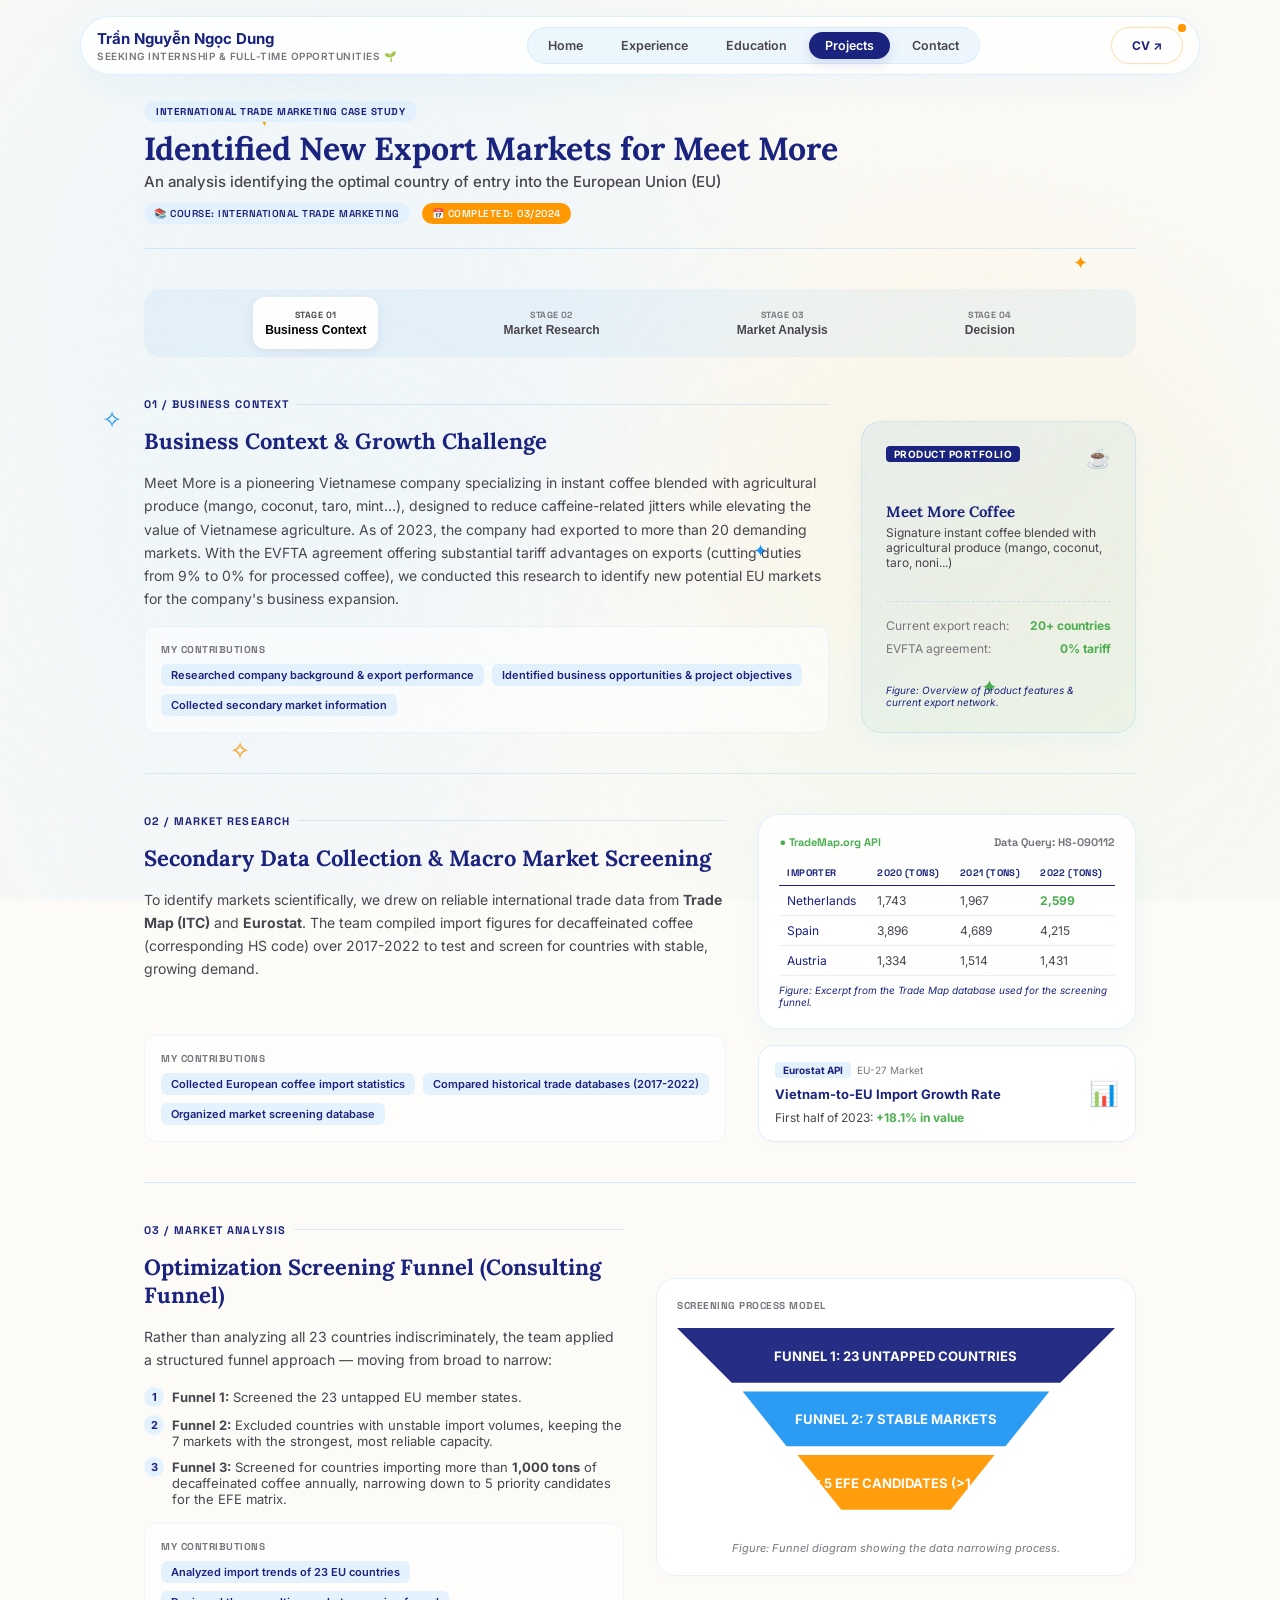
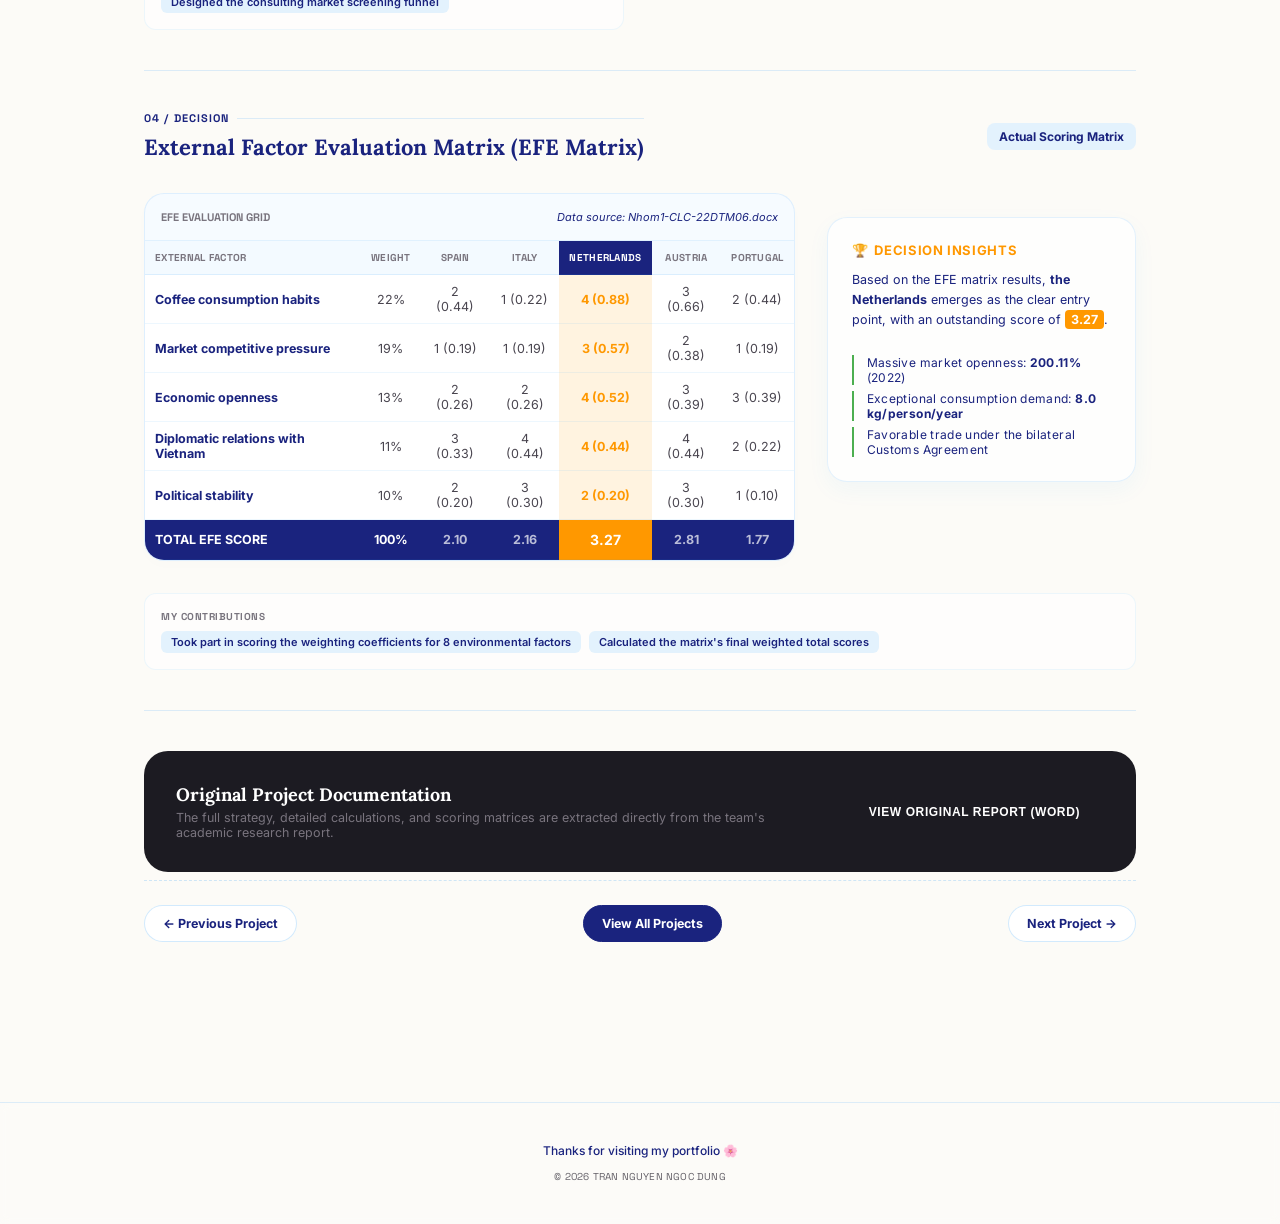
<file: project2.html>
<!DOCTYPE html>
<html lang="vi">
<head>
  <meta charset="UTF-8">
  <meta name="viewport" content="width=device-width, initial-scale=1.0">
  <title>Project: Market Expansion — Meet More Coffee | Tran Nguyen Ngoc Dung</title>
  <link rel="stylesheet" href="style.css">
</head>
<body>

  <!-- Grain Overlay -->
  <div class="grain"></div>

  <!-- Animated Blobs Background -->
  <div class="blob-bg">
    <div class="bg-blob blob-1"></div>
    <div class="bg-blob blob-2"></div>
    <div class="bg-blob blob-3"></div>
    <div class="bg-blob blob-4"></div>

    <!-- Blink Sparkles -->
    <div class="blink-star star-1">✦</div>
    <div class="blink-star star-2">✧</div>
    <div class="blink-star star-3">✦</div>
    <div class="blink-star star-4">✦</div>
    <div class="blink-star star-5">✧</div>
    <div class="blink-star star-6">✦</div>
  </div>

  <!-- Header Navigation -->
  <header class="navbar-container">
    <nav class="navbar">
      <a href="index.html#about" class="brand-group">
        <span class="brand-name">Trần Nguyễn Ngọc Dung</span>
        <span class="brand-role">Seeking Internship & Full-time Opportunities 🌱</span>
      </a>
      
      <div class="nav-links">
        <a href="index.html#about" class="nav-btn">Home</a>
        <a href="index.html#experience" class="nav-btn">Experience</a>
        <a href="index.html#education" class="nav-btn">Education</a>
        <a href="index.html#project" id="nav-project" class="nav-btn active">Projects</a>
        <a href="index.html#contact" class="nav-btn">Contact</a>
      </div>

      <!-- CV Quick Button set to Active state -->
      <div class="nav-actions">
        <a href="cv.html#cv" class="cv-quick-btn">
          CV ↗
          <span class="pulse-dot-container">
            <span class="pulse-dot-ping"></span>
            <span class="pulse-dot"></span>
          </span>
        </a>
      </div>
    </nav>
  </header>

  <!-- Main Content matching Gemini layout exactly -->
  <main class="main-content space-y-10 animate-fade-in">
    
    <!-- Hero Title Banner / Meta Info -->
    <div class="border-b pb-6">
        <span class="badge-category">International Trade Marketing Case Study</span>
        <h2 class="project-title-main mt-2">Identified New Export Markets for Meet More</h2>
        <p class="project-subtitle-main mt-1">An analysis identifying the optimal country of entry into the European Union (EU)</p>
        
        <div class="meta-flex-strip">
          <div class="meta-flex-item">📚 Course: International Trade Marketing</div>
          <div class="meta-flex-item orange">📅 Completed: 03/2024</div>
      </div>
    </div>

    <!-- Story Navigation Steps Bar (Interactive Consulting Pipeline) -->
    <div class="consulting-pipeline">
        <button onclick="scrollToStorySection('step-1')" class="pipeline-btn active" id="btn-step-1">
            <span class="pipeline-btn-stage">Stage 01</span>
            <span class="pipeline-btn-name">Business Context</span>
        </button>
        <button onclick="scrollToStorySection('step-2')" class="pipeline-btn" id="btn-step-2">
            <span class="pipeline-btn-stage">Stage 02</span>
            <span class="pipeline-btn-name">Market Research</span>
        </button>
        <button onclick="scrollToStorySection('step-3')" class="pipeline-btn" id="btn-step-3">
            <span class="pipeline-btn-stage">Stage 03</span>
            <span class="pipeline-btn-name">Market Analysis</span>
        </button>
        <button onclick="scrollToStorySection('step-4')" class="pipeline-btn" id="btn-step-4">
            <span class="pipeline-btn-stage">Stage 04</span>
            <span class="pipeline-btn-name">Decision</span>
        </button>
    </div>

    <!-- ==================== STAGE 01: BUSINESS CONTEXT ==================== -->
    <div id="step-1" class="stage-row-grid-10 border-b pb-10">
        <div class="col-span-7 space-y-4" style="display: flex; flex-direction: column; justify-content: space-between;">
            <div class="space-y-4">
                <div class="section-divider-title">
                    <span>01 / Business Context</span>
                    <span class="section-divider-line"></span>
                </div>
                <h3 class="stage-main-heading">Business Context & Growth Challenge</h3>
                <p class="stage-desc-text">
                    Meet More is a pioneering Vietnamese company specializing in instant coffee blended with agricultural produce (mango, coconut, taro, mint...), designed to reduce caffeine-related jitters while elevating the value of Vietnamese agriculture. As of 2023, the company had exported to more than 20 demanding markets. With the EVFTA agreement offering substantial tariff advantages on exports (cutting duties from 9% to 0% for processed coffee), we conducted this research to identify new potential EU markets for the company's business expansion.
                </p>
            </div>

            <!-- Contributions Card -->
            <div class="contributions-inner-card">
                <h4 class="contributions-inner-title">My Contributions</h4>
                <div class="contributions-inner-flex">
                    <span class="contribution-pill">Researched company background & export performance</span>
                    <span class="contribution-pill">Identified business opportunities & project objectives</span>
                    <span class="contribution-pill">Collected secondary market information</span>
                </div>
            </div>
        </div>

        <div class="col-span-3 graphic-dark-card">
            <div class="graphic-dark-card-title-row">
                <span class="graphic-dark-badge">Product Portfolio</span>
                <span style="font-size: 20px;">☕</span>
            </div>
            <div style="margin: 16px 0;">
                <h4 class="graphic-dark-main-title">Meet More Coffee</h4>
                <p class="graphic-dark-desc">Signature instant coffee blended with agricultural produce (mango, coconut, taro, noni...)</p>
            </div>
            <div class="graphic-dark-stats-row">
                <div class="graphic-dark-stat-item">
                    <span class="graphic-dark-stat-lbl">Current export reach:</span>
                    <span class="graphic-dark-stat-val">20+ countries</span>
                </div>
                <div class="graphic-dark-stat-item">
                    <span class="graphic-dark-stat-lbl">EVFTA agreement:</span>
                    <span class="graphic-dark-stat-val">0% tariff</span>
                </div>
            </div>
            <p class="graphic-caption-italic">Figure: Overview of product features & current export network.</p>
        </div>
    </div>

    <!-- ==================== STAGE 02: MARKET RESEARCH ==================== -->
    <div id="step-2" class="stage-row-grid-10 border-b pb-10">
        <div class="col-span-6 space-y-4" style="display: flex; flex-direction: column; justify-content: space-between;">
            <div class="space-y-4">
                <div class="section-divider-title">
                    <span>02 / Market Research</span>
                    <span class="section-divider-line"></span>
                </div>
                <h3 class="stage-main-heading">Secondary Data Collection & Macro Market Screening</h3>
                <p class="stage-desc-text">
                    To identify markets scientifically, we drew on reliable international trade data from <strong>Trade Map (ITC)</strong> and <strong>Eurostat</strong>. The team compiled import figures for decaffeinated coffee (corresponding HS code) over 2017-2022 to test and screen for countries with stable, growing demand.
                </p>
            </div>

            <div class="contributions-inner-card">
                <h4 class="contributions-inner-title">My Contributions</h4>
                <div class="contributions-inner-flex">
                    <span class="contribution-pill">Collected European coffee import statistics</span>
                    <span class="contribution-pill">Compared historical trade databases (2017-2022)</span>
                    <span class="contribution-pill">Organized market screening database</span>
                </div>
            </div>
        </div>

        <div class="col-span-4 space-y-4" style="display: flex; flex-direction: column; justify-content: center;">
            <div class="database-simulator-card" style="margin-top: 0;">
                <div class="db-header">
                    <span style="color: #4caf50; font-weight: bold;">● TradeMap.org API</span>
                    <span style="color: #79747e;">Data Query: HS-090112</span>
                </div>
                <div style="overflow-x: auto;" class="custom-scrollbar">
                    <table class="db-table">
                        <thead>
                            <tr>
                                <th>Importer</th>
                                <th>2020 (Tons)</th>
                                <th>2021 (Tons)</th>
                                <th>2022 (Tons)</th>
                            </tr>
                        </thead>
                        <tbody>
                            <tr>
                                <td style="color: var(--zoto-police);">Netherlands</td>
                                <td>1,743</td>
                                <td>1,967</td>
                                <td style="color: #4caf50; font-weight: bold;">2,599</td>
                            </tr>
                            <tr>
                                <td style="color: var(--zoto-police);">Spain</td>
                                <td>3,896</td>
                                <td>4,689</td>
                                <td>4,215</td>
                            </tr>
                            <tr>
                                <td style="color: var(--zoto-police);">Austria</td>
                                <td>1,334</td>
                                <td>1,514</td>
                                <td>1,431</td>
                            </tr>
                        </tbody>
                    </table>
                </div>
                <p class="graphic-caption-italic" style="margin-top: 8px;">Figure: Excerpt from the Trade Map database used for the screening funnel.</p>
            </div>

            <div style="background-color: #ffffff; border-radius: 16px; padding: 16px; border: 1px solid rgba(33, 150, 243, 0.15); display: flex; align-items: center; justify-content: space-between; box-shadow: 0 4px 12px rgba(0,0,0,0.01);">
                <div class="space-y-2">
                    <div style="display: flex; gap: 6px; align-items: center;">
                        <span style="background-color: var(--zoto-sky); color: var(--zoto-police); font-size: 10px; font-weight: 700; padding: 2px 8px; border-radius: 4px;">Eurostat API</span>
                        <span style="font-size: 10px; color: var(--ink-dim);">EU-27 Market</span>
                    </div>
                    <h4 style="font-size: 13px; font-weight: 700; color: var(--zoto-police);">Vietnam-to-EU Import Growth Rate</h4>
                    <p style="font-size: 12px; color: var(--ink-soft);">First half of 2023: <strong style="color: var(--zoto-mintdeep);">+18.1% in value</strong></p>
                </div>
                <div style="font-size: 24px; color: var(--zoto-police);">📊</div>
            </div>
        </div>
    </div>

    <!-- ==================== STAGE 03: MARKET ANALYSIS ==================== -->
    <div id="step-3" class="stage-row-grid-10 border-b pb-10">
        <div class="col-span-5 space-y-4" style="display: flex; flex-direction: column; justify-content: space-between;">
            <div class="space-y-4">
                <div class="section-divider-title">
                    <span>03 / Market Analysis</span>
                    <span class="section-divider-line"></span>
                </div>
                <h3 class="stage-main-heading">Optimization Screening Funnel (Consulting Funnel)</h3>
                <p class="stage-desc-text">
                    Rather than analyzing all 23 countries indiscriminately, the team applied a structured funnel approach — moving from broad to narrow:
                </p>
                <div class="space-y-2" style="font-size: 13px; color: var(--ink-soft);">
                    <div style="display: flex; align-items: flex-start; gap: 8px;">
                        <span style="background-color: var(--zoto-sky); color: var(--zoto-police); font-weight: 700; width: 20px; height: 20px; border-radius: 50%; display: flex; align-items: center; justify-content: center; font-size: 11px; flex-shrink: 0;">1</span>
                        <p style="margin-top: 2px;"><strong>Funnel 1:</strong> Screened the 23 untapped EU member states.</p>
                    </div>
                    <div style="display: flex; align-items: flex-start; gap: 8px;">
                        <span style="background-color: var(--zoto-sky); color: var(--zoto-police); font-weight: 700; width: 20px; height: 20px; border-radius: 50%; display: flex; align-items: center; justify-content: center; font-size: 11px; flex-shrink: 0;">2</span>
                        <p style="margin-top: 2px;"><strong>Funnel 2:</strong> Excluded countries with unstable import volumes, keeping the 7 markets with the strongest, most reliable capacity.</p>
                    </div>
                    <div style="display: flex; align-items: flex-start; gap: 8px;">
                        <span style="background-color: var(--zoto-sky); color: var(--zoto-police); font-weight: 700; width: 20px; height: 20px; border-radius: 50%; display: flex; align-items: center; justify-content: center; font-size: 11px; flex-shrink: 0;">3</span>
                        <p style="margin-top: 2px;"><strong>Funnel 3:</strong> Screened for countries importing more than <strong>1,000 tons</strong> of decaffeinated coffee annually, narrowing down to 5 priority candidates for the EFE matrix.</p>
                    </div>
                </div>
            </div>

            <div class="contributions-inner-card">
                <h4 class="contributions-inner-title">My Contributions</h4>
                <div class="contributions-inner-flex">
                    <span class="contribution-pill">Analyzed import trends of 23 EU countries</span>
                    <span class="contribution-pill">Designed the consulting market screening funnel</span>
                </div>
            </div>
        </div>

        <div class="col-span-5" style="display: flex; align-items: center; justify-content: center;">
            <div style="background-color: #ffffff; border-radius: 20px; padding: 20px; border: 1px solid rgba(33, 150, 243, 0.12); width: 100%; box-shadow: 0 4px 12px rgba(0,0,0,0.01);" class="space-y-4">
                <h4 class="contributions-inner-title">Screening Process Model</h4>
                
                <div class="svg-funnel-wrapper" style="max-width: 100%;">
                    <svg viewBox="0 0 400 180" width="100%" height="auto">
                        <polygon points="0,0 400,0 350,50 50,50" fill="#1a237e" opacity="0.95"/>
                        <text x="200" y="30" fill="white" font-size="12" font-weight="bold" text-anchor="middle">FUNNEL 1: 23 UNTAPPED COUNTRIES</text>
                        <polygon points="60,58 340,58 300,108 100,108" fill="#2196f3" opacity="0.95"/>
                        <text x="200" y="88" fill="white" font-size="12" font-weight="bold" text-anchor="middle">FUNNEL 2: 7 STABLE MARKETS</text>
                        <polygon points="110,116 290,116 250,166 150,166" fill="#ff9800" opacity="0.95"/>
                        <text x="200" y="146" fill="white" font-size="12" font-weight="bold" text-anchor="middle">FUNNEL 3: 5 EFE CANDIDATES (&gt;1,000 tons)</text>
                    </svg>
                </div>
                <div style="text-align: center; font-size: 11px; color: var(--ink-dim); font-style: italic;">Figure: Funnel diagram showing the data narrowing process.</div>
            </div>
        </div>
    </div>

    <!-- ==================== STAGE 04: DECISION ==================== -->
    <div id="step-4" class="space-y-8 border-b pb-10">
        <div style="display: flex; justify-content: space-between; align-items: center; flex-wrap: wrap; gap: 12px;">
            <div class="space-y-2">
                <div class="section-divider-title">
                    <span>04 / Decision</span>
                    <span class="section-divider-line"></span>
                </div>
                <h3 class="stage-main-heading">External Factor Evaluation Matrix (EFE Matrix)</h3>
            </div>
            <div style="background-color: var(--zoto-sky); padding: 6px 12px; border-radius: 8px; font-size: 12px; font-weight: 700; color: var(--zoto-police);">
                Actual Scoring Matrix
            </div>
        </div>

        <div class="decision-grid-12">
            <div class="col-span-8 efe-grid-wrapper">
                <div class="efe-grid-header">
                    <span class="efe-grid-header-lbl">EFE Evaluation Grid</span>
                    <span class="efe-grid-header-src">Data source: Nhom1-CLC-22DTM06.docx</span>
                </div>
                <div style="overflow-x: auto;" class="custom-scrollbar">
                    <table class="efe-matrix-responsive-table" style="margin: 0;">
                        <thead>
                            <tr>
                                <th>External Factor</th>
                                <th style="text-align: center;">Weight</th>
                                <th style="text-align: center;">Spain</th>
                                <th style="text-align: center;">Italy</th>
                                <th style="text-align: center; background-color: var(--zoto-police); color: white;">Netherlands</th>
                                <th style="text-align: center;">Austria</th>
                                <th style="text-align: center;">Portugal</th>
                            </tr>
                        </thead>
                        <tbody>
                            <tr>
                                <td style="font-weight: bold; color: var(--zoto-police);">Coffee consumption habits</td>
                                <td style="text-align: center;">22%</td>
                                <td style="text-align: center;">2 (0.44)</td>
                                <td style="text-align: center;">1 (0.22)</td>
                                <td style="text-align: center;" class="highlight-cell-efe">4 (0.88)</td>
                                <td style="text-align: center;">3 (0.66)</td>
                                <td style="text-align: center;">2 (0.44)</td>
                            </tr>
                            <tr>
                                <td style="font-weight: bold; color: var(--zoto-police);">Market competitive pressure</td>
                                <td style="text-align: center;">19%</td>
                                <td style="text-align: center;">1 (0.19)</td>
                                <td style="text-align: center;">1 (0.19)</td>
                                <td style="text-align: center;" class="highlight-cell-efe">3 (0.57)</td>
                                <td style="text-align: center;">2 (0.38)</td>
                                <td style="text-align: center;">1 (0.19)</td>
                            </tr>
                            <tr>
                                <td style="font-weight: bold; color: var(--zoto-police);">Economic openness</td>
                                <td style="text-align: center;">13%</td>
                                <td style="text-align: center;">2 (0.26)</td>
                                <td style="text-align: center;">2 (0.26)</td>
                                <td style="text-align: center;" class="highlight-cell-efe">4 (0.52)</td>
                                <td style="text-align: center;">3 (0.39)</td>
                                <td style="text-align: center;">3 (0.39)</td>
                            </tr>
                            <tr>
                                <td style="font-weight: bold; color: var(--zoto-police);">Diplomatic relations with Vietnam</td>
                                <td style="text-align: center;">11%</td>
                                <td style="text-align: center;">3 (0.33)</td>
                                <td style="text-align: center;">4 (0.44)</td>
                                <td style="text-align: center;" class="highlight-cell-efe">4 (0.44)</td>
                                <td style="text-align: center;">4 (0.44)</td>
                                <td style="text-align: center;">2 (0.22)</td>
                            </tr>
                            <tr>
                                <td style="font-weight: bold; color: var(--zoto-police);">Political stability</td>
                                <td style="text-align: center;">10%</td>
                                <td style="text-align: center;">2 (0.20)</td>
                                <td style="text-align: center;">3 (0.30)</td>
                                <td style="text-align: center;" class="highlight-cell-efe">2 (0.20)</td>
                                <td style="text-align: center;">3 (0.30)</td>
                                <td style="text-align: center;">1 (0.10)</td>
                            </tr>
                            <tr style="background-color: var(--zoto-police); color: #ffffff; font-weight: bold;">
                                <td style="padding: 12px 10px; color: white;">TOTAL EFE SCORE</td>
                                <td style="text-align: center; color: white;">100%</td>
                                <td style="text-align: center; color: rgba(255,255,255,0.7);">2.10</td>
                                <td style="text-align: center; color: rgba(255,255,255,0.7);">2.16</td>
                                <td style="text-align: center; background-color: var(--zoto-carrot); color: white; font-size: 14px;">3.27</td>
                                <td style="text-align: center; color: rgba(255,255,255,0.7);">2.81</td>
                                <td style="text-align: center; color: rgba(255,255,255,0.7);">1.77</td>
                            </tr>
                        </tbody>
                    </table>
                </div>
            </div>

            <div class="col-span-4 space-y-4">
                <div class="graphic-dark-card" style="background:rgba(255,255,255,0.7);">
                    <h4 style="font-weight: 700; font-size: 13px; color: var(--zoto-carrot); text-transform: uppercase; letter-spacing: 0.05em; display: flex; align-items: center; gap: 6px;">
                        <span>🏆</span> Decision Insights
                    </h4>
                    <p style="font-size: 12.5px; color: var(--zoto-police); line-height: 1.6; margin: 12px 0;">
                        Based on the EFE matrix results, <strong>the Netherlands</strong> emerges as the clear entry point, with an outstanding score of <span style="background-color: var(--zoto-carrot); padding: 2px 6px; border-radius: 4px; color: white; font-weight: bold;">3.27</span>.
                    </p>
                    <div class="graphic-dark-stats-row" style="border-top: 1px solid rgba(255,255,255,0.1); padding-top: 12px; gap: 6px; font-size: 12px;">
                        <div style="border-left: 2px solid var(--zoto-mintdeep); padding-left: 13px; letter-spacing: 0.03em; color: var(--zoto-police);">Massive market openness: <strong>200.11%</strong> (2022)</div>
                        <div style="border-left: 2px solid var(--zoto-mintdeep); padding-left: 13px; letter-spacing: 0.03em; color: var(--zoto-police);">Exceptional consumption demand: <strong>8.0 kg/person/year</strong></div>
                        <div style="border-left: 2px solid var(--zoto-mintdeep); padding-left: 13px; letter-spacing: 0.03em; color: var(--zoto-police);">Favorable trade under the bilateral Customs Agreement</div>
                    </div>
                </div>

            </div>
        </div>

        <div class="contributions-inner-card">
            <h4 class="contributions-inner-title">My Contributions</h4>
            <div class="contributions-inner-flex">
                <span class="contribution-pill">Took part in scoring the weighting coefficients for 8 environmental factors</span>
                <span class="contribution-pill">Calculated the matrix's final weighted total scores</span>
            </div>
        </div>
    </div>


        <div class="proof-action-banner">
            <div>
                <h4 class="proof-banner-title">Original Project Documentation</h4>
                <p class="proof-banner-desc">The full strategy, detailed calculations, and scoring matrices are extracted directly from the team's academic research report.</p>
            </div>
            <button onclick="openMockDocument('meetmore')" class="btn btn-primary" style="background-color: var(--zoto-orange); color: white; border: none; white-space: nowrap; flex-shrink: 0;">
                View Original Report (Word)
            </button>
        </div>

        <!-- Pager: Previous / Next / View all -->
        <div class="project-pager">
          <a href="project1.html" class="pager-link">← Previous Project</a>
          <a href="index.html#project" class="pager-link pager-link-all">View All Projects</a>
          <a href="project3.html" class="pager-link">Next Project →</a>
        </div>

  </main>

  <!-- Proof Document Modal -->
  <div class="proof-modal-overlay" id="proofModal" onclick="if(event.target===this) closeModal()">
    <div class="proof-modal-box">
      <button class="proof-modal-close-btn" onclick="closeModal()">✕</button>
      <h3 id="modalTitle" style="font-family: var(--font-serif); font-size: 18px; font-weight: 700; color: var(--zoto-police); margin-bottom: 14px;"></h3>
      <div id="modalBody"></div>
      <div style="margin-top: 18px; text-align: center;">
        <a id="modalDownloadLink" href="assets/reports/Nhom1-CLC-22DTM06.docx" download class="btn-download-mini">⬇ Download Original File (.docx)</a>
      </div>
    </div>
  </div>

  <footer class="global-page-footer">
    <p class="footer-gratitude-text">Thanks for visiting my portfolio 🌸</p>
    <p class="footer-copyright-fineprint">© 2026 Tran Nguyen Ngoc Dung</p>
  </footer>

  <script>
    function scrollToStorySection(sectionId) {
      document.querySelectorAll('.pipeline-btn').forEach(btn => btn.classList.remove('active'));
      const activeBtn = document.getElementById('btn-' + sectionId);
      if (activeBtn) activeBtn.classList.add('active');
      
      const el = document.getElementById(sectionId);
      if(el) {
        el.scrollIntoView({ behavior: 'smooth' });
      }
    }

    function openMockDocument(type) {
      const modal = document.getElementById('proofModal');
      const title = document.getElementById('modalTitle');
      const body = document.getElementById('modalBody');
      modal.style.display = 'flex';
      
      if(type === 'meetmore') {
        title.innerText = "Supporting Document: Meet More Coffee Project";
        body.innerHTML = `
          <div style="text-align: center; margin-bottom: 16px;">
            <p style="font-weight: bold; font-size: 16px; color: var(--zoto-police);">RESEARCH REPORT ON EXPORT STRATEGY TO THE EU BLOC</p>
            <p style="font-size: 11px; color: var(--ink-dim);">Academic reference file: Nhom1-CLC-22DTM06.docx</p>
          </div>
          <p style="font-size: 13.5px;">The original report details Meet More's plan to enter the Netherlands market with its agricultural-blend instant coffee line designed to reduce caffeine jitters.</p>
          <div style="background-color: rgba(33,150,243,0.05); padding: 12px; border-radius: 12px; margin-top: 14px; border: 1px solid rgba(0,0,0,0.05);">
            <p style="font-weight: bold; font-size: 12px; margin-bottom: 6px; color: var(--zoto-police);">Report structure:</p>
            <ul style="padding-left: 16px; font-size: 12.5px; line-height: 1.5;">
              <li><strong>Chapter 1:</strong> Company background research and capability assessment of Meet More.</li>
              <li><strong>Chapter 2:</strong> Product features and EU food safety certification.</li>
              <li><strong>Chapter 3:</strong> Macro-level Trade Map screening funnel across 23 EU countries.</li>
              <li><strong>Chapter 4:</strong> Detailed evaluation of the 8-factor external EFE matrix.</li>
            </ul>
          </div>
          <p style="margin-top: 14px; font-size: 12px; text-align: center; color: var(--zoto-mintdeep); font-weight: bold;">✓ Reviewed by the UFM academic committee with an excellent score (9.0/10).</p>
        `;
      }
    }

    function closeModal() {
      document.getElementById('proofModal').style.display = 'none';
    }
  </script>

</body>
</html>
</file>
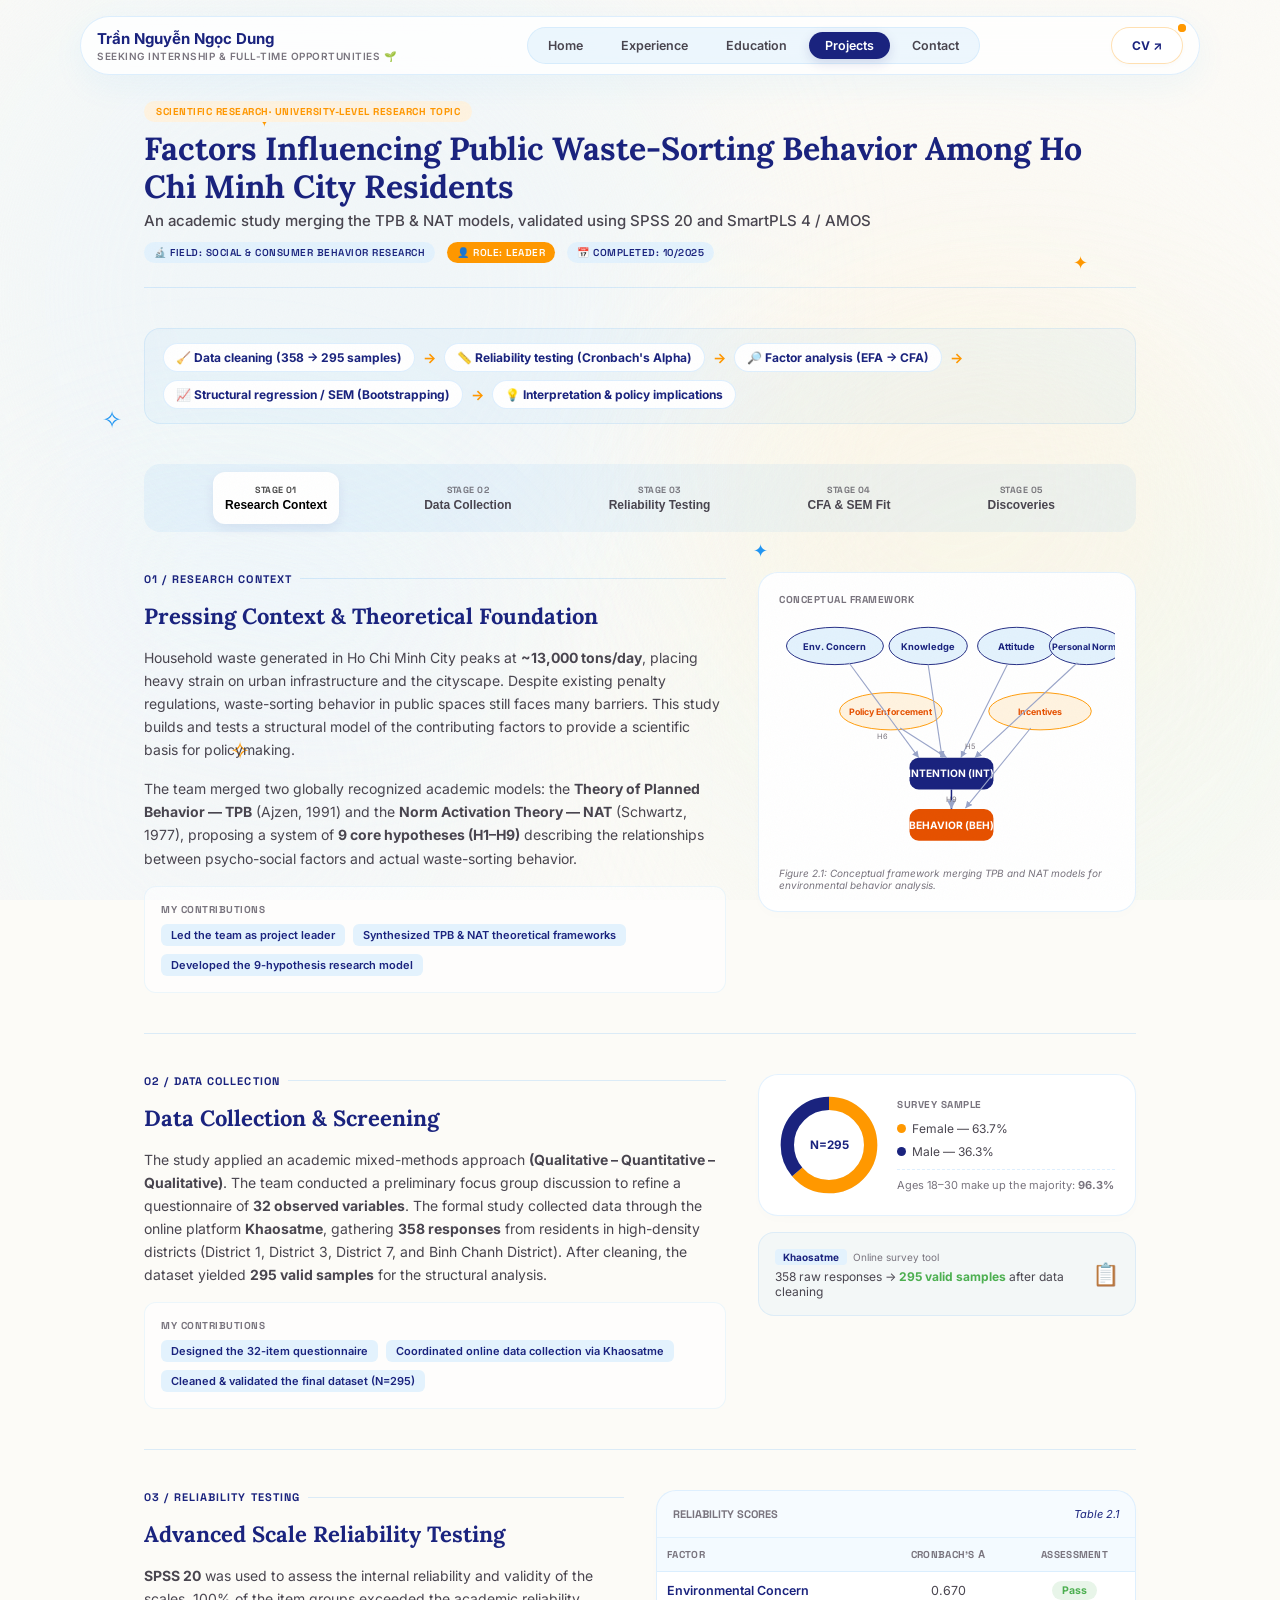
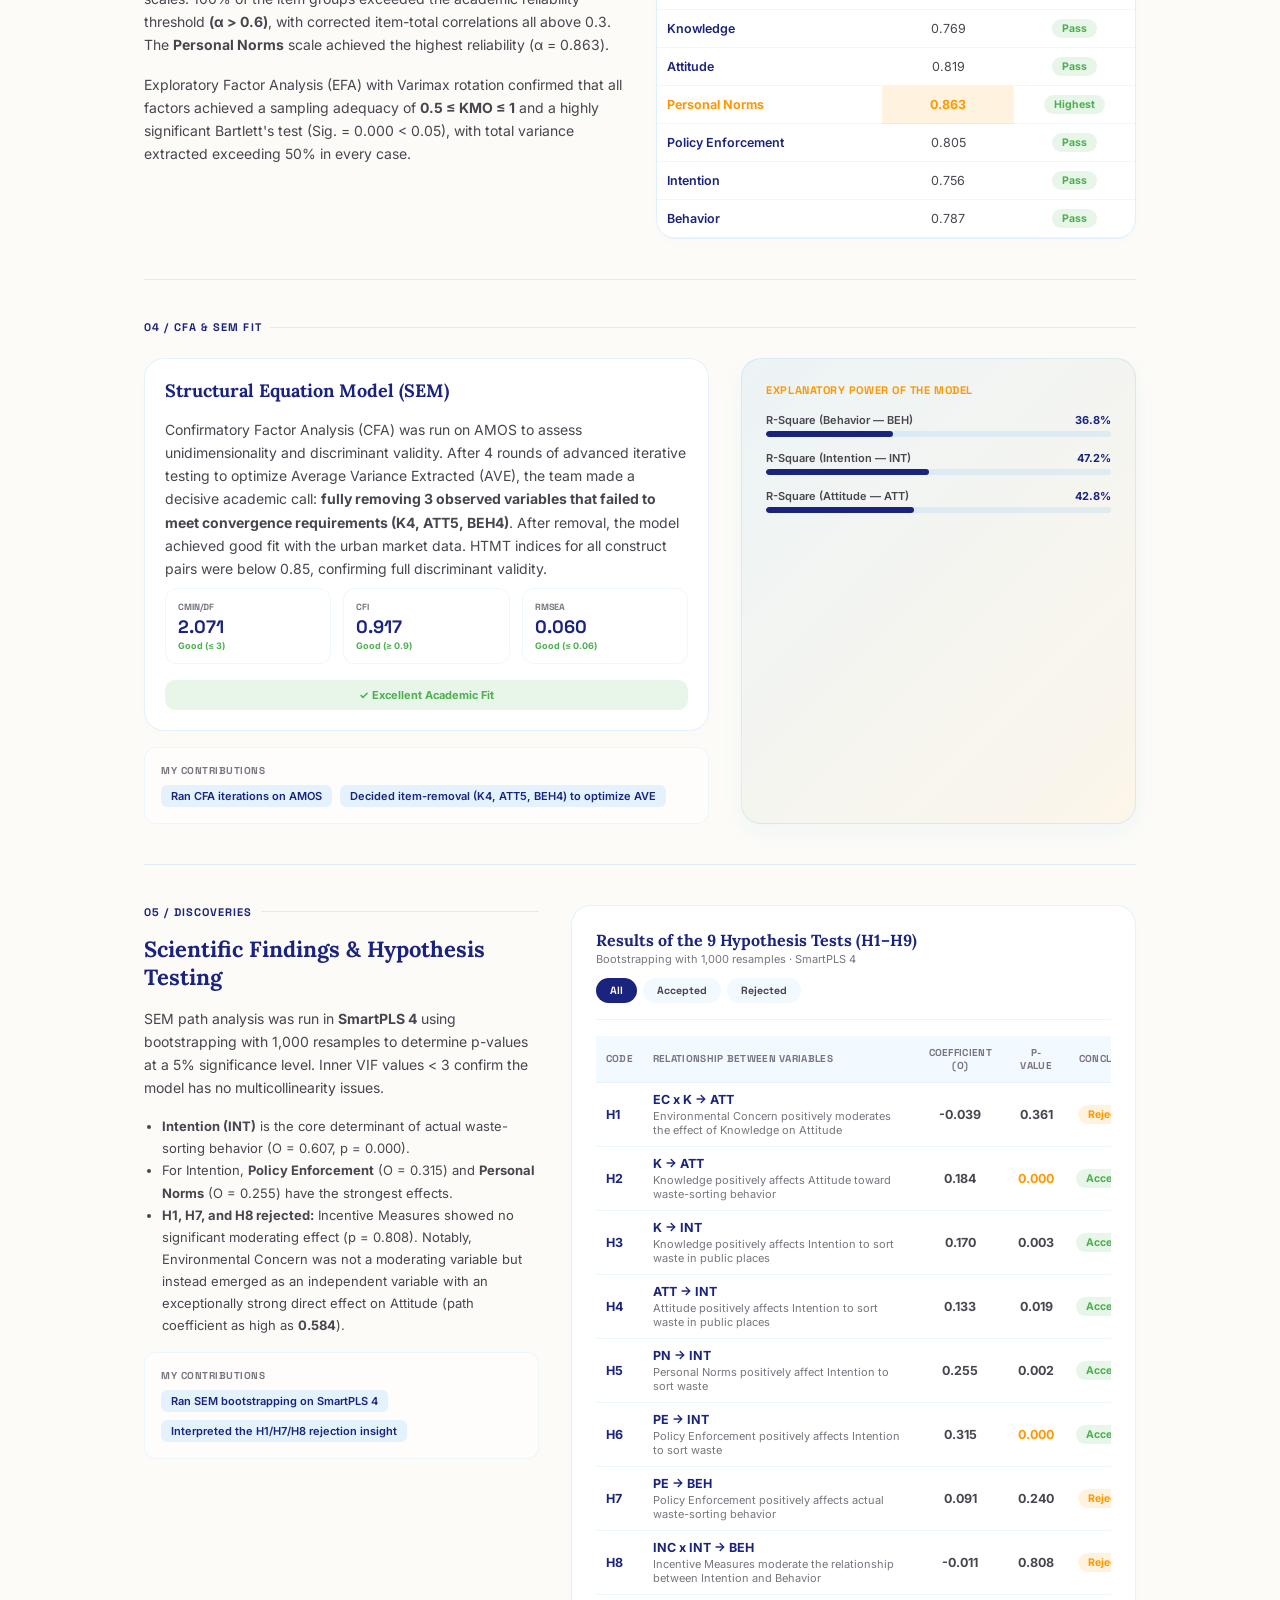
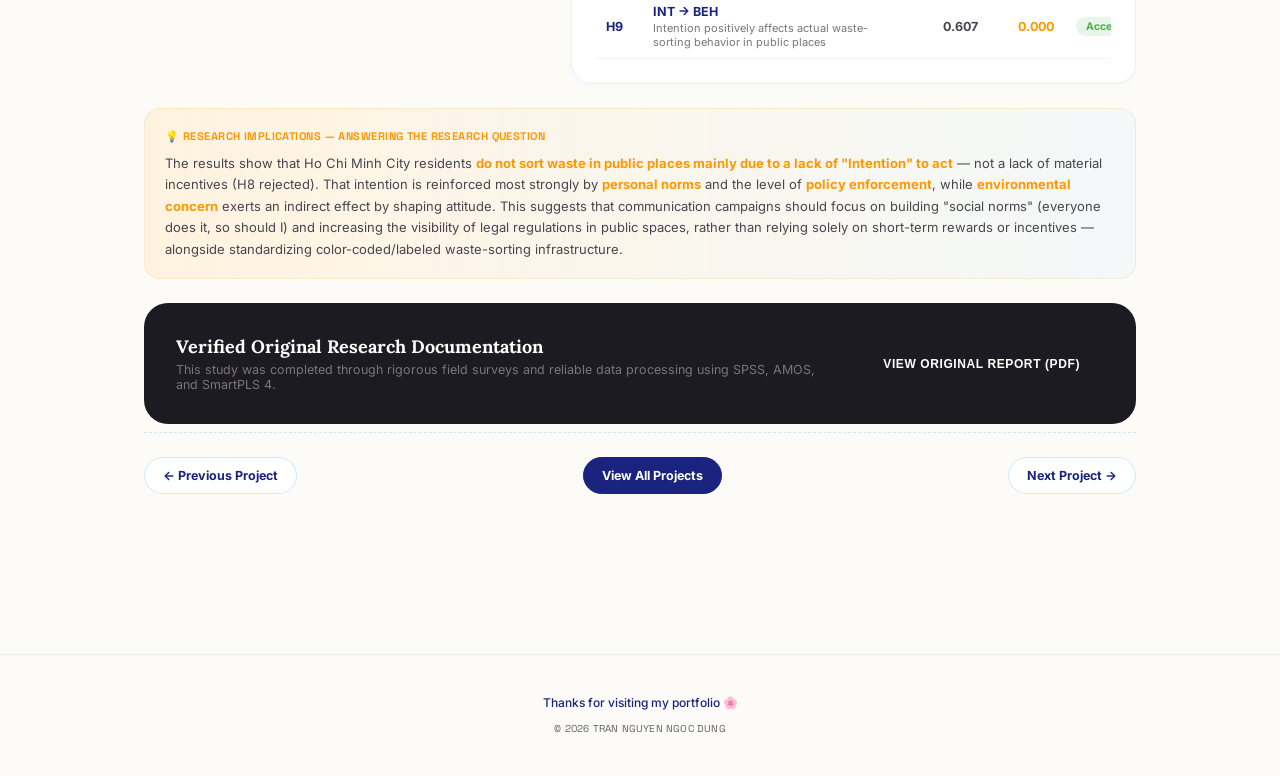
<file: project3.html>
<!DOCTYPE html>
<html lang="en">
<head>
  <meta charset="UTF-8">
  <meta name="viewport" content="width=device-width, initial-scale=1.0">
  <title>Project: Public Waste Sorting Behavior | Tran Nguyen Ngoc Dung</title>
  <link rel="stylesheet" href="style.css">
</head>
<body>

  <!-- Grain Overlay -->
  <div class="grain"></div>

  <!-- Animated Blobs Background -->
  <div class="blob-bg">
    <div class="bg-blob blob-1"></div>
    <div class="bg-blob blob-2"></div>
    <div class="bg-blob blob-3"></div>
    <div class="bg-blob blob-4"></div>

    <!-- Blink Sparkles -->
    <div class="blink-star star-1">✦</div>
    <div class="blink-star star-2">✧</div>
    <div class="blink-star star-3">✦</div>
    <div class="blink-star star-4">✦</div>
    <div class="blink-star star-5">✧</div>
    <div class="blink-star star-6">✦</div>
  </div>

  <!-- Header Navigation -->
  <header class="navbar-container">
    <nav class="navbar">
      <a href="index.html#about" class="brand-group">
        <span class="brand-name">Trần Nguyễn Ngọc Dung</span>
        <span class="brand-role">Seeking Internship & Full-time Opportunities 🌱</span>
      </a>

      <div class="nav-links">
        <a href="index.html#about" class="nav-btn">Home</a>
        <a href="index.html#experience" class="nav-btn">Experience</a>
        <a href="index.html#education" class="nav-btn">Education</a>
        <a href="index.html#project" id="nav-project" class="nav-btn active">Projects</a>
        <a href="index.html#contact" class="nav-btn">Contact</a>
      </div>
      <div class="nav-actions">
        <a href="cv.html#cv" class="cv-quick-btn">
          CV ↗
          <span class="pulse-dot-container">
            <span class="pulse-dot-ping"></span>
            <span class="pulse-dot"></span>
          </span>
        </a>
      </div>
    </nav>
  </header>

  <!-- Main Content -->
  <main class="main-content space-y-10 animate-fade-in">

    <!-- Hero Title Banner / Meta Info -->
    <div class="border-b pb-6">
        <span class="badge-category" style="background-color: var(--zoto-carrotlight); color: var(--zoto-carrot);">Scientific research· University-level Research Topic</span>
        <h2 class="project-title-main mt-2">Factors Influencing Public Waste-Sorting Behavior Among Ho Chi Minh City Residents</h2>
        <p class="project-subtitle-main mt-1">An academic study merging the TPB & NAT models, validated using SPSS 20 and SmartPLS 4 / AMOS</p>

      <div class="meta-flex-strip">
          <div class="meta-flex-item">🔬 Field: Social & Consumer Behavior Research</div>
          <div class="meta-flex-item orange">👤 Role: Leader</div>
          <div class="meta-flex-item">📅 Completed: 10/2025</div>
      </div>
    </div>

    <!-- Data analysis pipeline -->
    <div class="process-flow-strip">
        <span class="process-flow-step">🧹 Data cleaning (358 → 295 samples)</span>
        <span class="process-flow-arrow">→</span>
        <span class="process-flow-step">📏 Reliability testing (Cronbach's Alpha)</span>
        <span class="process-flow-arrow">→</span>
        <span class="process-flow-step">🔎 Factor analysis (EFA → CFA)</span>
        <span class="process-flow-arrow">→</span>
        <span class="process-flow-step">📈 Structural regression / SEM (Bootstrapping)</span>
        <span class="process-flow-arrow">→</span>
        <span class="process-flow-step">💡 Interpretation & policy implications</span>
    </div>

    <!-- Story Navigation Steps Bar -->
    <div class="consulting-pipeline">
        <button onclick="scrollToStorySection('step-1')" class="pipeline-btn active" id="btn-step-1">
            <span class="pipeline-btn-stage">Stage 01</span>
            <span class="pipeline-btn-name">Research Context</span>
        </button>
        <button onclick="scrollToStorySection('step-2')" class="pipeline-btn" id="btn-step-2">
            <span class="pipeline-btn-stage">Stage 02</span>
            <span class="pipeline-btn-name">Data Collection</span>
        </button>
        <button onclick="scrollToStorySection('step-3')" class="pipeline-btn" id="btn-step-3">
            <span class="pipeline-btn-stage">Stage 03</span>
            <span class="pipeline-btn-name">Reliability Testing</span>
        </button>
        <button onclick="scrollToStorySection('step-4')" class="pipeline-btn" id="btn-step-4">
            <span class="pipeline-btn-stage">Stage 04</span>
            <span class="pipeline-btn-name">CFA & SEM Fit</span>
        </button>
        <button onclick="scrollToStorySection('step-5')" class="pipeline-btn" id="btn-step-5">
            <span class="pipeline-btn-stage">Stage 05</span>
            <span class="pipeline-btn-name">Discoveries</span>
        </button>
    </div>

    <!-- ==================== STAGE 01: RESEARCH CONTEXT & THEORETICAL FRAMEWORK ==================== -->
    <div id="step-1" class="stage-row-grid-10 border-b pb-10">
        <div class="col-span-6 space-y-4" style="display: flex; flex-direction: column; justify-content: space-between;">
            <div class="space-y-4">
                <div class="section-divider-title">
                    <span>01 / Research Context</span>
                    <span class="section-divider-line"></span>
                </div>
                <h3 class="stage-main-heading">Pressing Context & Theoretical Foundation</h3>
                <p class="stage-desc-text">
                    Household waste generated in Ho Chi Minh City peaks at <strong>~13,000 tons/day</strong>, placing heavy strain on urban infrastructure and the cityscape. Despite existing penalty regulations, waste-sorting behavior in public spaces still faces many barriers. This study builds and tests a structural model of the contributing factors to provide a scientific basis for policymaking.
                </p>
                <p class="stage-desc-text">
                    The team merged two globally recognized academic models: the <strong>Theory of Planned Behavior — TPB</strong> (Ajzen, 1991) and the <strong>Norm Activation Theory — NAT</strong> (Schwartz, 1977), proposing a system of <strong>9 core hypotheses (H1–H9)</strong> describing the relationships between psycho-social factors and actual waste-sorting behavior.
                </p>
            </div>

            <div class="contributions-inner-card">
                <h4 class="contributions-inner-title">My Contributions</h4>
                <div class="contributions-inner-flex">
                    <span class="contribution-pill">Led the team as project leader</span>
                    <span class="contribution-pill">Synthesized TPB & NAT theoretical frameworks</span>
                    <span class="contribution-pill">Developed the 9-hypothesis research model</span>
                </div>
            </div>
        </div>

        <div class="col-span-4">
            <div class="framework-diagram-card">
                <h4 class="contributions-inner-title" style="margin-bottom: 12px;">Conceptual Framework</h4>
                <svg viewBox="0 0 360 250" width="100%" height="auto">
                    <ellipse cx="60" cy="30" rx="52" ry="20" fill="var(--zoto-sky)" stroke="var(--zoto-police)" stroke-width="1"/>
                    <text x="60" y="34" text-anchor="middle" font-size="10" font-weight="700" fill="#1a237e">Env. Concern</text>
                    <ellipse cx="160" cy="30" rx="42" ry="20" fill="var(--zoto-sky)" stroke="var(--zoto-police)" stroke-width="1"/>
                    <text x="160" y="34" text-anchor="middle" font-size="10" font-weight="700" fill="#1a237e">Knowledge</text>
                    <ellipse cx="255" cy="30" rx="42" ry="20" fill="var(--zoto-sky)" stroke="var(--zoto-police)" stroke-width="1"/>
                    <text x="255" y="34" text-anchor="middle" font-size="10" font-weight="700" fill="#1a237e">Attitude</text>
                    <ellipse cx="330" cy="30" rx="40" ry="20" fill="var(--zoto-sky)" stroke="var(--zoto-police)" stroke-width="1"/>
                    <text x="330" y="34" text-anchor="middle" font-size="9.5" font-weight="700" fill="#1a237e">Personal Norms</text>

                    <ellipse cx="120" cy="100" rx="55" ry="20" fill="var(--zoto-carrotlight)" stroke="var(--zoto-carrot)" stroke-width="1"/>
                    <text x="120" y="104" text-anchor="middle" font-size="9.5" font-weight="700" fill="#e65100">Policy Enforcement</text>
                    <ellipse cx="280" cy="100" rx="55" ry="20" fill="var(--zoto-carrotlight)" stroke="var(--zoto-carrot)" stroke-width="1"/>
                    <text x="280" y="104" text-anchor="middle" font-size="9.5" font-weight="700" fill="#e65100">Incentives</text>

                    <rect x="140" y="150" width="90" height="34" rx="10" fill="var(--zoto-police)"/>
                    <text x="185" y="171" text-anchor="middle" font-size="11" font-weight="700" fill="#ffffff">INTENTION (INT)</text>

                    <rect x="140" y="205" width="90" height="34" rx="10" fill="#e65100"/>
                    <text x="185" y="226" text-anchor="middle" font-size="11" font-weight="700" fill="#ffffff">BEHAVIOR (BEH)</text>

                    <g stroke="#9aa5c9" stroke-width="1.2" fill="none" marker-end="url(#arrow)">
                      <path d="M75,48 L150,150"/>
                      <path d="M160,50 L175,150"/>
                      <path d="M245,50 L195,150"/>
                      <path d="M320,48 L210,150"/>
                      <path d="M130,118 L180,150"/>
                      <path d="M270,118 L200,204"/>
                    </g>
                    <path d="M185,184 L185,205" stroke="var(--zoto-police)" stroke-width="1.6" marker-end="url(#arrow)" fill="none"/>

                    <text x="105" y="130" font-size="8" fill="var(--ink-dim)">H6</text>
                    <text x="200" y="140" font-size="8" fill="var(--ink-dim)">H5</text>
                    <text x="185" y="197" font-size="8" fill="var(--ink-dim)" text-anchor="middle">H9</text>

                    <defs>
                      <marker id="arrow" markerWidth="8" markerHeight="8" refX="6" refY="3" orient="auto">
                        <path d="M0,0 L6,3 L0,6 Z" fill="#9aa5c9"/>
                      </marker>
                    </defs>
                </svg>
                <p class="graphic-caption-italic" style="color: var(--ink-dim);">Figure 2.1: Conceptual framework merging TPB and NAT models for environmental behavior analysis.</p>
            </div>
        </div>
    </div>

    <!-- ==================== STAGE 02: DATA COLLECTION & METHODOLOGY ==================== -->
    <div id="step-2" class="stage-row-grid-10 border-b pb-10">
        <div class="col-span-6 space-y-4" style="display: flex; flex-direction: column; justify-content: space-between;">
            <div class="space-y-4">
                <div class="section-divider-title">
                    <span>02 / Data Collection</span>
                    <span class="section-divider-line"></span>
                </div>
                <h3 class="stage-main-heading">Data Collection & Screening</h3>
                <p class="stage-desc-text">
                    The study applied an academic mixed-methods approach <strong>(Qualitative – Quantitative – Qualitative)</strong>. The team conducted a preliminary focus group discussion to refine a questionnaire of <strong>32 observed variables</strong>. The formal study collected data through the online platform <strong>Khaosatme</strong>, gathering <strong>358 responses</strong> from residents in high-density districts (District 1, District 3, District 7, and Binh Chanh District). After cleaning, the dataset yielded <strong>295 valid samples</strong> for the structural analysis.
                </p>
            </div>

            <div class="contributions-inner-card">
                <h4 class="contributions-inner-title">My Contributions</h4>
                <div class="contributions-inner-flex">
                    <span class="contribution-pill">Designed the 32-item questionnaire</span>
                    <span class="contribution-pill">Coordinated online data collection via Khaosatme</span>
                    <span class="contribution-pill">Cleaned & validated the final dataset (N=295)</span>
                </div>
            </div>
        </div>

        <div class="col-span-4 space-y-4">
            <div class="demographic-card">
                <svg viewBox="0 0 120 120" width="100" height="100" style="flex-shrink:0;">
                    <circle cx="60" cy="60" r="50" fill="none" stroke="rgba(33,150,243,0.1)" stroke-width="16"/>
                    <circle cx="60" cy="60" r="50" fill="none" stroke="var(--zoto-carrot)" stroke-width="16"
                        stroke-dasharray="200.2 314.159" stroke-dashoffset="0" transform="rotate(-90 60 60)"/>
                    <circle cx="60" cy="60" r="50" fill="none" stroke="var(--zoto-police)" stroke-width="16"
                        stroke-dasharray="113.96 314.159" stroke-dashoffset="-200.2" transform="rotate(-90 60 60)"/>
                    <text x="60" y="65" text-anchor="middle" font-size="14" font-weight="700" fill="var(--zoto-police)">N=295</text>
                </svg>
                <div style="flex:1;">
                    <h4 class="contributions-inner-title" style="margin-bottom:10px;">Survey Sample</h4>
                    <div class="demographic-legend">
                        <div class="demographic-legend-item"><span class="legend-dot" style="background-color: var(--zoto-carrot);"></span> Female — 63.7%</div>
                        <div class="demographic-legend-item"><span class="legend-dot" style="background-color: var(--zoto-police);"></span> Male — 36.3%</div>
                    </div>
                    <div class="demographic-age-note">Ages 18–30 make up the majority: <strong>96.3%</strong></div>
                </div>
            </div>

            <div class="survey-tool-card">
                <div>
                    <div style="display:flex; gap:6px; align-items:center; margin-bottom: 4px;">
                        <span style="background-color: var(--zoto-sky); color: var(--zoto-police); font-size: 10px; font-weight: 700; padding: 2px 8px; border-radius: 4px;">Khaosatme</span>
                        <span style="font-size: 10px; color: var(--ink-dim);">Online survey tool</span>
                    </div>
                    <p style="font-size: 12px; color: var(--ink-soft);">358 raw responses → <strong style="color: var(--zoto-mintdeep);">295 valid samples</strong> after data cleaning</p>
                </div>
                <div style="font-size: 22px;">📋</div>
            </div>
        </div>
    </div>

    <!-- ==================== STAGE 03: ADVANCED DATA TESTING (RELIABILITY) ==================== -->
    <div id="step-3" class="border-b pb-10 space-y-6">
        <div class="stage-row-grid-10" style="grid-template-columns: repeat(10, 1fr);">
          <div class="col-span-5 space-y-4">
              <div class="section-divider-title">
                  <span>03 / Reliability Testing</span>
                  <span class="section-divider-line"></span>
              </div>
              <h3 class="stage-main-heading">Advanced Scale Reliability Testing</h3>
              <p class="stage-desc-text">
                  <strong>SPSS 20</strong> was used to assess the internal reliability and validity of the scales. 100% of the item groups exceeded the academic reliability threshold <strong>(α &gt; 0.6)</strong>, with corrected item-total correlations all above 0.3. The <strong>Personal Norms</strong> scale achieved the highest reliability (α = 0.863).
              </p>
              <p class="stage-desc-text">
                  Exploratory Factor Analysis (EFA) with Varimax rotation confirmed that all factors achieved a sampling adequacy of <strong>0.5 ≤ KMO ≤ 1</strong> and a highly significant Bartlett's test (Sig. = 0.000 &lt; 0.05), with total variance extracted exceeding 50% in every case.
              </p>
          </div>

          <div class="col-span-5">
              <div class="efe-grid-wrapper">
                  <div class="efe-grid-header">
                      <span class="efe-grid-header-lbl">Reliability Scores</span>
                      <span class="efe-grid-header-src">Table 2.1</span>
                  </div>
                  <div style="overflow-x: auto;" class="custom-scrollbar">
                      <table class="efe-matrix-responsive-table" style="margin:0; min-width: 420px;">
                          <thead>
                              <tr>
                                  <th>Factor</th>
                                  <th style="text-align:center;">Cronbach's α</th>
                                  <th style="text-align:center;">Assessment</th>
                              </tr>
                          </thead>
                          <tbody>
                              <tr>
                                  <td style="font-weight:600; color: var(--zoto-police);">Environmental Concern</td>
                                  <td style="text-align:center;">0.670</td>
                                  <td style="text-align:center;"><span class="hypothesis-status-badge badge-supported">Pass</span></td>
                              </tr>
                              <tr>
                                  <td style="font-weight:600; color: var(--zoto-police);">Knowledge</td>
                                  <td style="text-align:center;">0.769</td>
                                  <td style="text-align:center;"><span class="hypothesis-status-badge badge-supported">Pass</span></td>
                              </tr>
                              <tr>
                                  <td style="font-weight:600; color: var(--zoto-police);">Attitude</td>
                                  <td style="text-align:center;">0.819</td>
                                  <td style="text-align:center;"><span class="hypothesis-status-badge badge-supported">Pass</span></td>
                              </tr>
                              <tr>
                                  <td style="font-weight:700; color: var(--zoto-carrot);">Personal Norms</td>
                                  <td style="text-align:center;" class="highlight-cell-efe">0.863</td>
                                  <td style="text-align:center;"><span class="hypothesis-status-badge badge-supported">Highest</span></td>
                              </tr>
                              <tr>
                                  <td style="font-weight:600; color: var(--zoto-police);">Policy Enforcement</td>
                                  <td style="text-align:center;">0.805</td>
                                  <td style="text-align:center;"><span class="hypothesis-status-badge badge-supported">Pass</span></td>
                              </tr>
                              <tr>
                                  <td style="font-weight:600; color: var(--zoto-police);">Intention</td>
                                  <td style="text-align:center;">0.756</td>
                                  <td style="text-align:center;"><span class="hypothesis-status-badge badge-supported">Pass</span></td>
                              </tr>
                              <tr>
                                  <td style="font-weight:600; color: var(--zoto-police);">Behavior</td>
                                  <td style="text-align:center;">0.787</td>
                                  <td style="text-align:center;"><span class="hypothesis-status-badge badge-supported">Pass</span></td>
                              </tr>
                          </tbody>
                      </table>
                  </div>
              </div>
          </div>
        </div>
    </div>

    <!-- ==================== STAGE 04: CFA & SEM MODEL FIT ==================== -->
    <div id="step-4" class="border-b pb-10 space-y-6">
        <div class="section-divider-title">
            <span>04 / CFA & SEM Fit</span>
            <span class="section-divider-line"></span>
        </div>
        <div class="stage-row-grid-10" style="grid-template-columns: repeat(12, 1fr);">
            <div class="col-span-7 space-y-4" style="display: flex; flex-direction: column; justify-content: space-between;">
                <div style="background-color: #ffffff; border-radius: 20px; padding: 20px; border: 1px solid rgba(33, 150, 243, 0.12); box-shadow: 0 4px 15px rgba(0,0,0,0.01);" class="space-y-4">
                    <h3 class="stage-main-heading" style="font-size: 18px;">Structural Equation Model (SEM)</h3>
                    <p class="stage-desc-text">
                        Confirmatory Factor Analysis (CFA) was run on AMOS to assess unidimensionality and discriminant validity. After 4 rounds of advanced iterative testing to optimize Average Variance Extracted (AVE), the team made a decisive academic call: <strong>fully removing 3 observed variables that failed to meet convergence requirements (K4, ATT5, BEH4)</strong>. After removal, the model achieved good fit with the urban market data. HTMT indices for all construct pairs were below 0.85, confirming full discriminant validity.
                    </p>
                    <div class="cfa-metrics-grid" style="grid-template-columns: repeat(3, 1fr);">
                        <div class="cfa-metric-itembox">
                            <span class="cfa-metric-lbl">CMIN/DF</span>
                            <span class="cfa-metric-val">2.071</span>
                            <span class="cfa-metric-status">Good (≤ 3)</span>
                        </div>
                        <div class="cfa-metric-itembox">
                            <span class="cfa-metric-lbl">CFI</span>
                            <span class="cfa-metric-val">0.917</span>
                            <span class="cfa-metric-status">Good (≥ 0.9)</span>
                        </div>
                        <div class="cfa-metric-itembox">
                            <span class="cfa-metric-lbl">RMSEA</span>
                            <span class="cfa-metric-val">0.060</span>
                            <span class="cfa-metric-status">Good (≤ 0.06)</span>
                        </div>
                    </div>
                    <div style="text-align:center; font-size: 11px; font-weight: 700; color: var(--zoto-mintdeep); background-color: var(--zoto-mint); padding: 8px; border-radius: 10px;">✓ Excellent Academic Fit</div>
                </div>

                <div class="contributions-inner-card">
                    <h4 class="contributions-inner-title">My Contributions</h4>
                    <div class="contributions-inner-flex">
                        <span class="contribution-pill">Ran CFA iterations on AMOS</span>
                        <span class="contribution-pill">Decided item-removal (K4, ATT5, BEH4) to optimize AVE</span>
                    </div>
                </div>
            </div>

            <div class="col-span-5">
                <div class="explanation-power-dark-card" style="height: 100%;">
                    <h4 class="explanation-power-title">Explanatory Power of the Model</h4>
                    <div class="r-square-stack">
                        <div>
                            <div class="r-square-item-row">
                                <span>R-Square (Behavior — BEH)</span>
                                <span class="r-square-item-val">36.8%</span>
                            </div>
                            <div class="r-square-bar-bg"><div class="r-square-bar-fill" style="width: 36.8%"></div></div>
                        </div>
                        <div>
                            <div class="r-square-item-row">
                                <span>R-Square (Intention — INT)</span>
                                <span class="r-square-item-val">47.2%</span>
                            </div>
                            <div class="r-square-bar-bg"><div class="r-square-bar-fill" style="width: 47.2%"></div></div>
                        </div>
                        <div>
                            <div class="r-square-item-row">
                                <span>R-Square (Attitude — ATT)</span>
                                <span class="r-square-item-val">42.8%</span>
                            </div>
                            <div class="r-square-bar-bg"><div class="r-square-bar-fill" style="width: 42.8%"></div></div>
                        </div>
                    </div>
                </div>
            </div>
        </div>
    </div>

    <!-- ==================== STAGE 05: ACADEMIC DISCOVERIES & HYPOTHESIS TESTING ==================== -->
    <div id="step-5" class="space-y-6">
        <div class="stage-row-grid-10" style="grid-template-columns: repeat(12, 1fr);">
            <div class="col-span-5 space-y-4">
                <div class="section-divider-title">
                    <span>05 / Discoveries</span>
                    <span class="section-divider-line"></span>
                </div>
                <h3 class="stage-main-heading">Scientific Findings & Hypothesis Testing</h3>
                <p class="stage-desc-text">
                    SEM path analysis was run in <strong>SmartPLS 4</strong> using bootstrapping with 1,000 resamples to determine p-values at a 5% significance level. Inner VIF values &lt; 3 confirm the model has no multicollinearity issues.
                </p>
                <ul style="padding-left: 18px; font-size: 13px; color: var(--ink-soft); line-height: 1.7;">
                    <li><strong>Intention (INT)</strong> is the core determinant of actual waste-sorting behavior (O = 0.607, p = 0.000).</li>
                    <li>For Intention, <strong>Policy Enforcement</strong> (O = 0.315) and <strong>Personal Norms</strong> (O = 0.255) have the strongest effects.</li>
                    <li><strong>H1, H7, and H8 rejected:</strong> Incentive Measures showed no significant moderating effect (p = 0.808). Notably, Environmental Concern was not a moderating variable but instead emerged as an independent variable with an exceptionally strong direct effect on Attitude (path coefficient as high as <strong>0.584</strong>).</li>
                </ul>

                <div class="contributions-inner-card">
                    <h4 class="contributions-inner-title">My Contributions</h4>
                    <div class="contributions-inner-flex">
                        <span class="contribution-pill">Ran SEM bootstrapping on SmartPLS 4</span>
                        <span class="contribution-pill">Interpreted the H1/H7/H8 rejection insight</span>
                    </div>
                </div>
            </div>

            <div class="col-span-7 hypotheses-panel-card">
                <div class="hypotheses-panel-header">
                    <div class="hypotheses-panel-title-group">
                        <h3 class="hypotheses-panel-main-title">Results of the 9 Hypothesis Tests (H1–H9)</h3>
                        <p class="hypotheses-panel-subtitle">Bootstrapping with 1,000 resamples · SmartPLS 4</p>
                    </div>
                    <div class="hyp-filter-toolbar">
                        <button onclick="filterHypotheses('all')" id="hyp-all" class="filter-pill-btn active">All</button>
                        <button onclick="filterHypotheses('accepted')" id="hyp-accepted" class="filter-pill-btn">Accepted</button>
                        <button onclick="filterHypotheses('rejected')" id="hyp-rejected" class="filter-pill-btn">Rejected</button>
                    </div>
                </div>

                <div style="overflow-x: auto;" class="custom-scrollbar">
                    <table class="efe-matrix-responsive-table" style="margin: 0;">
                        <thead>
                            <tr>
                                <th>Code</th>
                                <th>Relationship Between Variables</th>
                                <th style="text-align: center;">Coefficient (O)</th>
                                <th style="text-align: center;">P-value</th>
                                <th style="text-align: center;">Conclusion</th>
                            </tr>
                        </thead>
                        <tbody id="hyp-table-body">
                            <!-- Dynamic rows loaded via Javascript -->
                        </tbody>
                    </table>
                </div>
            </div>
        </div>

        <!-- Research implications -->
        <div class="insight-callout-box">
          <span class="insight-callout-title">💡 Research Implications — Answering the Research Question</span>
          The results show that Ho Chi Minh City residents <strong>do not sort waste in public places mainly due to a lack of "Intention" to act</strong> — not a lack of material incentives (H8 rejected). That intention is reinforced most strongly by <strong>personal norms</strong> and the level of <strong>policy enforcement</strong>, while <strong>environmental concern</strong> exerts an indirect effect by shaping attitude. This suggests that communication campaigns should focus on building "social norms" (everyone does it, so should I) and increasing the visibility of legal regulations in public spaces, rather than relying solely on short-term rewards or incentives — alongside standardizing color-coded/labeled waste-sorting infrastructure.
        </div>

        <!-- PDF proof download card -->
        <div class="proof-action-banner">
            <div>
                <h4 class="proof-banner-title">Verified Original Research Documentation</h4>
                <p class="proof-banner-desc">This study was completed through rigorous field surveys and reliable data processing using SPSS, AMOS, and SmartPLS 4.</p>
            </div>
            <button onclick="openMockDocument('garbage')" class="btn btn-primary" style="background-color: var(--zoto-orange); color: white; border: none; white-space: nowrap; flex-shrink: 0;">
                View Original Report (PDF)
            </button>
        </div>

        <!-- Pager: Previous / Next / View all -->
        <div class="project-pager">
          <a href="project2.html" class="pager-link">← Previous Project</a>
          <a href="index.html#project" class="pager-link pager-link-all">View All Projects</a>
          <a href="project1.html" class="pager-link">Next Project →</a>
        </div>
    </div>

  </main>

  <!-- Proof Document Modal -->
  <div class="proof-modal-overlay" id="proofModal" onclick="if(event.target===this) closeModal()">
    <div class="proof-modal-box">
      <button class="proof-modal-close-btn" onclick="closeModal()">✕</button>
      <h3 id="modalTitle" style="font-family: var(--font-serif); font-size: 18px; font-weight: 700; color: var(--zoto-police); margin-bottom: 14px;"></h3>
      <div id="modalBody"></div>
      <div style="margin-top: 18px; text-align: center;">
        <a id="modalDownloadLink" href="assets/reports/TranNguyenNgocDung-Baocao.pdf" download class="btn-download-mini">⬇ Download Original File (.pdf)</a>
      </div>
    </div>
  </div>

  <footer class="global-page-footer">
    <p class="footer-gratitude-text">Thanks for visiting my portfolio 🌸</p>
    <p class="footer-copyright-fineprint">© 2026 Tran Nguyen Ngoc Dung</p>
  </footer>

  <script>
    function scrollToStorySection(sectionId) {
      document.querySelectorAll('.pipeline-btn').forEach(btn => btn.classList.remove('active'));
      const activeBtn = document.getElementById('btn-' + sectionId);
      if (activeBtn) activeBtn.classList.add('active');

      const el = document.getElementById(sectionId);
      if (el) {
        el.scrollIntoView({ behavior: 'smooth' });
      }
    }

    const hypotheses = [
        { id: 'H1', rel: 'EC x K → ATT', desc: 'Environmental Concern positively moderates the effect of Knowledge on Attitude', beta: '-0.039', p: '0.361', status: 'rejected' },
        { id: 'H2', rel: 'K → ATT', desc: 'Knowledge positively affects Attitude toward waste-sorting behavior', beta: '0.184', p: '0.000', status: 'accepted' },
        { id: 'H3', rel: 'K → INT', desc: 'Knowledge positively affects Intention to sort waste in public places', beta: '0.170', p: '0.003', status: 'accepted' },
        { id: 'H4', rel: 'ATT → INT', desc: 'Attitude positively affects Intention to sort waste in public places', beta: '0.133', p: '0.019', status: 'accepted' },
        { id: 'H5', rel: 'PN → INT', desc: 'Personal Norms positively affect Intention to sort waste', beta: '0.255', p: '0.002', status: 'accepted' },
        { id: 'H6', rel: 'PE → INT', desc: 'Policy Enforcement positively affects Intention to sort waste', beta: '0.315', p: '0.000', status: 'accepted' },
        { id: 'H7', rel: 'PE → BEH', desc: 'Policy Enforcement positively affects actual waste-sorting behavior', beta: '0.091', p: '0.240', status: 'rejected' },
        { id: 'H8', rel: 'INC x INT → BEH', desc: 'Incentive Measures moderate the relationship between Intention and Behavior', beta: '-0.011', p: '0.808', status: 'rejected' },
        { id: 'H9', rel: 'INT → BEH', desc: 'Intention positively affects actual waste-sorting behavior in public places', beta: '0.607', p: '0.000', status: 'accepted' }
    ];

    function filterHypotheses(filter) {
        document.querySelectorAll('.filter-pill-btn').forEach(tab => tab.classList.remove('active'));
        document.getElementById(`hyp-${filter}`).classList.add('active');
        renderHypotheses(filter);
    }

    function renderHypotheses(filter = 'all') {
        const tableBody = document.getElementById('hyp-table-body');
        tableBody.innerHTML = '';
        const filteredData = hypotheses.filter(h => filter === 'all' || h.status === filter);

        filteredData.forEach(h => {
            const statusBadge = h.status === 'accepted'
                ? `<span class="hypothesis-status-badge badge-supported">Accepted</span>`
                : `<span class="hypothesis-status-badge badge-rejected">Rejected</span>`;

            const row = `
                <tr>
                    <td style="font-weight: bold; color: var(--zoto-police);">${h.id}</td>
                    <td>
                        <strong style="color: var(--zoto-police); display:block;">${h.rel}</strong>
                        <span style="color: var(--ink-dim); font-size:11px; display:block; margin-top:2px;">${h.desc}</span>
                    </td>
                    <td style="text-align: center; font-weight: bold;">${h.beta}</td>
                    <td style="text-align: center; font-weight: bold; color: ${h.p === '0.000' ? 'var(--zoto-carrot)' : 'var(--ink-soft)'};">${h.p}</td>
                    <td style="text-align: center;">${statusBadge}</td>
                </tr>
            `;
            tableBody.insertAdjacentHTML('beforeend', row);
        });
    }

    function openMockDocument(type) {
      const modal = document.getElementById('proofModal');
      const title = document.getElementById('modalTitle');
      const body = document.getElementById('modalBody');
      modal.style.display = 'flex';

      if (type === 'garbage') {
        title.innerText = "Supporting Document: University-Level Research Project";
        body.innerHTML = `
          <div style="text-align: center; margin-bottom: 16px;">
            <p style="font-weight: bold; font-size: 15px; color: var(--zoto-police);">FACTORS INFLUENCING PUBLIC WASTE-SORTING BEHAVIOR AMONG HO CHI MINH CITY RESIDENTS</p>
            <p style="font-size: 11px; color: var(--ink-dim);">Academic reference file: TranNguyenNgocDung-Baocao.pdf</p>
          </div>
          <p style="font-size: 13.5px;">After processing with the academic software SPSS, AMOS, and SmartPLS 4, the model achieved high compatibility and reliability across the entire measurement scale system:</p>
          <div style="background-color: rgba(33,150,243,0.05); padding: 12px; border-radius: 12px; margin-top: 14px; border: 1px solid rgba(0,0,0,0.05);">
            <p style="font-weight: bold; font-size: 12px; margin-bottom: 6px; color: var(--zoto-police);">Cronbach's Alpha (α) reliability results:</p>
            <ul style="padding-left: 16px; font-size: 12.5px; line-height: 1.5;">
              <li>Personal Norms (PN): <strong>α = 0.863</strong></li>
              <li>Attitude toward Behavior (ATT): <strong>α = 0.819</strong></li>
              <li>Policy Enforcement (PE): <strong>α = 0.805</strong></li>
              <li>Behavior (BEH): <strong>α = 0.787</strong></li>
            </ul>
          </div>
          <p style="margin-top: 14px; font-size: 12px; text-align:center;"><strong>Instructor:</strong> MSc. Doan Nam Hai</p>
        `;
      }
    }

    function closeModal() {
      document.getElementById('proofModal').style.display = 'none';
    }

    renderHypotheses('all');
  </script>

</body>
</html>
</file>
<file: style.css>
@import url('https://fonts.googleapis.com/css2?family=Lora:ital,wght@0,400;0,500;0,600;0,700;1,400;1,600&family=Inter:wght@300;400;500;600;700&family=Dancing+Script:wght@600;700&family=Space+Grotesk:wght@500;600;700&display=swap');

/* ==========================================================================
   CSS VARIABLE DECLARATIONS & SYSTEM INITIALIZATION
   ========================================================================== */
:root {
  --zoto-cream: #fcfbf7;
  --zoto-sky: #e3f2fd;
  --zoto-skydeep: #2196f3;
  --zoto-carrot: #ff9800;
  --zoto-carrotlight: #fff3e0;
  --zoto-police: #1a237e;
  --zoto-policesoft: #3f51b5;
  --zoto-mint: #e8f5e9;
  --zoto-mintdeep: #4caf50;
  --zoto-lavender: #efebe9;
  --ink: #1c1b22;
  --ink-soft: #49454f;
  --ink-dim: #79747e;
  
  --font-sans: 'Inter', sans-serif;
  --font-serif: 'Lora', serif;
  --font-hand: 'Dancing Script', cursive;
  --font-space: 'Space Grotesk', sans-serif;
}

* {
  box-sizing: border-box;
  margin: 0;
  padding: 0;
}

html {
  scroll-behavior: smooth;
  scroll-margin-top: 90px;
}

body {
  background-color: var(--zoto-cream);
  color: var(--ink);
  font-family: var(--font-sans);
  min-height: screen;
  position: relative;
  overflow-x: hidden;
  -webkit-font-smoothing: antialiased;
}

::selection {
  background-color: var(--zoto-carrot);
  color: #ffffff;
}

/* ==========================================================================
   BACKGROUND VISUAL EFFECTS & ANIMATIONS
   ========================================================================== */
@keyframes floatSlow {
  0%, 100% { transform: translateY(0px) scale(1) rotate(0deg); }
  50% { transform: translateY(-25px) scale(1.05) rotate(10deg); }
}
@keyframes floatReverse {
  0%, 100% { transform: translateY(0px) scale(1.05) rotate(0deg); }
  50% { transform: translateY(20px) scale(0.95) rotate(-10deg); }
}
@keyframes blinkStar {
  0%, 100% { opacity: 0.3; transform: scale(0.8) rotate(0deg); }
  50% { opacity: 1; transform: scale(1.2) rotate(45deg); filter: drop-shadow(0 0 8px rgba(255,152,0,0.6)); }
}
@keyframes pulseGlow {
  0%, 100% { box-shadow: 0 0 15px rgba(33, 150, 243, 0.2); }
  50% { box-shadow: 0 0 25px rgba(255, 152, 0, 0.45); }
}

.grain {
  position: fixed;
  inset: 0;
  pointer-events: none;
  z-index: 40;
  mix-blend-mode: multiply;
  background-image: url("data:image/svg+xml,%3Csvg xmlns='http://www.w3.org/2000/svg' width='100' height='100'%3E%3Cfilter id='n'%3E%3CfeTurbulence type='fractalNoise' baseFrequency='0.85' numOctaves='3' stitchTiles='stitch'/%3E%3C/filter%3E%3Crect width='100%25' height='100%25' filter='url(%23n)' opacity='0.03'/%3E%3C/svg%3E");
}

.blob-bg {
  position: fixed;
  inset: 0;
  pointer-events: none;
  z-index: 0;
  overflow: hidden;
}

.bg-blob {
  position: absolute;
  border-radius: 50%;
}
.blob-1 {
  animation: floatSlow 15s ease-in-out infinite;
  top: -10%; left: -5%; width: 60vw; height: 60vw; width: 60vw;
  background-color: rgba(227, 242, 253, 0.4);
  filter: blur(100px);
}
.blob-2 {
  animation: floatReverse 18s ease-in-out infinite;
  bottom: -10%; right: -5%; width: 50vw; height: 50vw;
  background-color: rgba(232, 245, 233, 0.3);
  filter: blur(90px);
}
.blob-3 {
  animation: floatSlow 20s ease-in-out infinite 1s;
  top: 25%; right: 5%; width: 40vw; height: 40vw;
  background-color: rgba(255, 243, 224, 0.45);
  filter: blur(85px);
}
.blob-4 {
  animation: floatReverse 18s ease-in-out infinite;
  top: 55%; left: -5%; width: 45vw; height: 45vw;
  background-color: rgba(227, 242, 253, 0.3);
  filter: blur(95px);
}

.blink-star {
  position: absolute;
  animation: blinkStar 3s ease-in-out infinite;
}
.star-1 { top: 12%; left: 20%; color: var(--zoto-carrot); font-size: 20px; animation-delay: 0.2s; }
.star-2 { top: 45%; left: 8%; color: var(--zoto-skydeep); font-size: 24px; animation-delay: 1.5s; }
.star-3 { top: 28%; right: 15%; color: var(--zoto-carrot); font-size: 18px; animation-delay: 0.8s; }
.star-4 { top: 75%; right: 22%; color: var(--zoto-mintdeep); font-size: 20px; animation-delay: 2.1s; }
.star-5 { bottom: 15%; left: 18%; color: var(--zoto-carrot); font-size: 24px; animation-delay: 0.5s; }
.star-6 { top: 60%; right: 40%; color: var(--zoto-skydeep); font-size: 18px; animation-delay: 1.2s; }

/* Custom Webkit Scrollbars */
::-webkit-scrollbar { width: 8px; }
::-webkit-scrollbar-track { background: #fcfbf7; }
::-webkit-scrollbar-thumb { background: #ff9800; border-radius: 99px; }

/* ==========================================================================
   NAVIGATION CODES (NAVBAR SYSTEM)
   ========================================================================== */
.navbar-container {
  position: sticky;
  top: 16px;
  z-index: 50;
  padding: 0 16px;
  max-width: 1152px;
  margin: 0 auto;
  width: 100%;
}

.navbar {
  background-color: rgba(255, 255, 255, 0.8);
  backdrop-filter: blur(20px);
  -webkit-backdrop-filter: blur(20px);
  border: 1px solid rgba(33, 150, 243, 0.15);
  box-shadow: 0 10px 35px rgba(33, 150, 243, 0.06);
  border-radius: 9999px;
  padding: 10px 16px;
  display: flex;
  align-items: center;
  justify-content: space-between;
  gap: 16px;
}

.brand-group {
  display: flex;
  flex-direction: column;
  text-decoration: none;
}
.brand-name {
  font-weight: 700;
  font-size: 15px;
  color: var(--zoto-police);
  transition: color 0.3s;
}
.brand-group:hover .brand-name {
  color: var(--zoto-carrot);
}
.brand-role {
  font-size: 10px;
  letter-spacing: 0.05em;
  color: var(--ink-dim);
  text-transform: uppercase;
  font-weight: 600;
  margin-top: 2px;
}

.nav-links {
  display: flex;
  align-items: center;
  gap: 6px;
  background-color: rgba(33, 150, 243, 0.08);
  padding: 4px;
  border-radius: 9999px;
  border: 1px solid rgba(33, 150, 243, 0.1);
}

.nav-links a {
  font-size: 12.5px;
  font-weight: 600;
  text-decoration: none;
  padding: 6px 16px;
  border-radius: 9999px;
  transition: all 0.3s ease;
}
.nav-btn {
  color: var(--ink-soft);
}
.nav-btn:hover {
  color: var(--zoto-police);
  background-color: rgba(255, 255, 255, 0.5);
}
.nav-btn.active {
  background-color: var(--zoto-police);
  color: #ffffff;
  box-shadow: 0 4px 12px rgba(26, 35, 126, 0.15);
}
.nav-link-external {
  color: var(--ink-soft);
}
.nav-link-external:hover {
  color: var(--zoto-police);
  background-color: rgba(255, 255, 255, 0.5);
}

.cv-quick-btn {
  position: relative;
  display: inline-flex;
  align-items: center;
  justify-content: center;
  font-size: 12px;
  font-weight: 700;
  padding: 10px 20px;
  border-radius: 9999px;
  background-color: #ffffff;
  border: 1px solid rgba(255, 152, 0, 0.3);
  color: var(--zoto-police);
  text-decoration: none;
  box-shadow: 0 2px 5px rgba(0,0,0,0.02);
  transition: all 0.3s ease;
}
.cv-quick-btn:hover {
  box-shadow: 0 4px 12px rgba(255, 152, 0, 0.15);
  border-color: var(--zoto-carrot);
  transform: translateY(-2px);
}

.pulse-dot-container {
  position: absolute;
  top: -4px;
  right: -4px;
  display: flex;
  height: 8px;
  width: 8px;
}
.pulse-dot-ping {
  position: absolute;
  display: inline-flex;
  height: 100%;
  width: 100%;
  border-radius: 50%;
  background-color: var(--zoto-carrot);
  opacity: 0.75;
  animation: ping 1s cubic-gradient(0, 0, 0.2, 1) infinite;
}
@keyframes ping {
  75%, 100% { transform: scale(2); opacity: 0; }
}
.pulse-dot {
  position: relative;
  display: inline-flex;
  border-radius: 50%;
  height: 8px;
  width: 8px;
  background-color: var(--zoto-carrot);
}

/* ==========================================================================
   MAIN STRUCTURAL CONTAINERS
   ========================================================================== */
.main-content {
  position: relative;
  z-index: 10;
  max-width: 1024px;
  margin: 0 auto;
  padding: 40px 16px 96px;
}

.portfolio-section {
  padding: 60px 0 20px;
  scroll-margin-top: 110px;
}

/* Common Typography Headers */
.section-header {
  margin-bottom: 32px;
  text-align: left;
}
.center-aligned-header {
  text-align: center;
}
.hand-subtitle {
  font-family: var(--font-hand);
  font-size: 24px;
  color: var(--zoto-carrot);
  display: block;
  margin-bottom: 4px;
}
.section-main-title {
  font-family: var(--font-serif);
  font-size: 36px;
  font-weight: 700;
  color: var(--zoto-police);
  line-height: 1.2;
}
.text-carrot-italic {
  color: var(--zoto-carrot);
  font-style: italic;
  font-weight: 600;
}
.section-sub-text {
  font-size: 14px;
  color: var(--ink-soft);
  max-width: 512px;
  margin-top: 4px;
}
.center-max-width {
  margin-left: auto;
  margin-right: auto;
}

/* Bold helper */
.bold { font-weight: 700; }

/* ==========================================================================
   SECTION 1: ABOUT COMPONENT STYLING
   ========================================================================== */
.about-grid {
  display: grid;
  grid-template-columns: 5fr 7fr;
  gap: 48px;
  align-items: center;
}

.about-left {
  display: flex;
  justify-content: center;
  position: relative;
}

/* Polaroid item markup box */
.washi-tape {
  position: absolute;
  top: -15px;
  z-index: 20;
  left: 50%;
  transform: translateX(-50%) rotate(-2deg);
  width: 112px;
  height: 28px;
  background-color: rgba(255, 152, 0, 0.15);
  border: 1px dashed rgba(255, 152, 0, 0.4);
  backdrop-filter: blur(1px);
  box-shadow: 0 1px 3px rgba(0,0,0,0.02);
  display: flex;
  align-items: center;
  justify-content: center;
}
.washi-text {
  font-family: var(--font-hand);
  font-size: 9px;
  font-weight: 700;
  color: var(--zoto-police);
  letter-spacing: 0.1em;
}

.polaroid-card {
  position: relative;
  background-color: #ffffff;
  padding: 16px 16px 56px;
  border-radius: 16px;
  border: 1px solid rgba(33, 150, 243, 0.15);
  transform: rotate(-2deg);
  transition: transform 0.5s cubic-bezier(0.16, 1, 0.3, 1);
  max-width: 280px;
  width: 100%;
  cursor: pointer;
  animation: pulseGlow 4s ease-in-out infinite;
}
.polaroid-card:hover {
  transform: rotate(0deg);
}

.polaroid-image-area {
  width: 100%;
  aspect-ratio: 4/5;
  border-radius: 12px;
  background: linear-gradient(135deg, var(--zoto-sky) 0%, var(--zoto-carrotlight) 50%, var(--zoto-mint) 100%);
  display: flex;
  align-items: center;
  justify-content: center;
  position: relative;
  overflow: hidden;
  padding: 24px;
  text-align: center;
}
.polaroid-img {
  position: absolute;
  inset: 0;
  width: 100%;
  height: 100%;
  object-fit: cover;
  border-radius: 12px;
}
.polaroid-sparkle {
  position: absolute;
  animation: blinkStar 3s ease-in-out infinite;
}
.p-sp-1 { top: 12px; right: 12px; color: var(--zoto-carrot); font-size: 18px; }
.p-sp-2 { bottom: 12px; left: 12px; color: var(--zoto-skydeep); font-size: 14px; animation-delay: 1s; }
.p-sp-3 { top: 50%; left: 16px; color: var(--zoto-mintdeep); font-size: 12px; animation-delay: 2s; }

.polaroid-inner-content {
  position: relative;
  z-index: 5;
}
.polaroid-emoji {
  font-size: 36px;
  display: block;
  margin-bottom: 8px;
}
.polaroid-name {
  font-family: var(--font-hand);
  font-size: 28px;
  color: var(--zoto-police);
}
.polaroid-tag {
  font-size: 10px;
  font-family: var(--font-space);
  font-weight: 700;
  text-transform: uppercase;
  color: var(--zoto-carrot);
  letter-spacing: 0.05em;
  margin-top: 4px;
}

.polaroid-caption {
  position: absolute;
  bottom: 16px;
  left: 0;
  right: 0;
  text-align: center;
  font-family: var(--font-hand);
  font-size: 24px;
  color: var(--zoto-police);
  transition: color 0.3s;
}
.polaroid-card:hover .polaroid-caption {
  color: var(--zoto-carrot);
}

.sticker {
  position: absolute;
  font-size: 10px;
  font-weight: 700;
  font-family: var(--font-space);
  text-transform: uppercase;
  padding: 6px 12px;
  border-radius: 9999px;
  box-shadow: 0 8px 16px rgba(0,0,0,0.06);
  transition: transform 0.3s;
}
.sticker:hover { transform: scale(1.1); }
.sticker-friendly {
  bottom: -12px;
  right: -16px;
  background-color: var(--zoto-mintdeep);
  color: #ffffff;
  transform: rotate(8deg);
}
.sticker-friendly:hover { transform: rotate(8deg) scale(1.1); }
.sticker-active {
  top: 40%;
  left: -40px;
  background-color: var(--zoto-police);
  color: #ffffff;
  transform: rotate(-12deg);
}
.sticker-active:hover { transform: rotate(-12deg) scale(1.1); }

/* Right layout texts */
.about-right {
  display: flex;
  flex-direction: column;
  gap: 20px;
}
.badge-welcome {
  display: inline-flex;
  align-self: flex-start;
  padding: 4px 14px;
  border-radius: 9999px;
  background-color: #ffffff;
  border: 1px solid rgba(33, 150, 243, 0.2);
  font-size: 12px;
  font-weight: 600;
  color: var(--zoto-police);
  box-shadow: 0 2px 4px rgba(0,0,0,0.01);
}
.main-heading {
  font-family: var(--font-serif);
  font-weight: 600;
  font-size: 42px;
  line-height: 1.1;
  color: var(--zoto-police);
}
.heading-highlight {
  color: var(--zoto-carrot);
  font-style: italic;
  font-weight: 400;
}
.intro-text {
  font-size: 15px;
  color: var(--ink-soft);
  line-height: 1.65;
  max-width: 540px;
}
.text-police { color: var(--zoto-police); }

.quote-box {
  border-left: 4px solid rgba(255, 152, 0, 0.6);
  padding-left: 16px;
  margin: 4px 0;
  max-width: 460px;
}
.quote-text {
  font-family: var(--font-hand);
  font-size: 20px;
  color: rgba(255, 152, 0, 0.9);
  font-style: italic;
  line-height: 1.3;
}

.cta-buttons {
  display: flex;
  flex-wrap: wrap;
  gap: 12px;
  margin-top: 8px;
}
.btn {
  padding: 12px 24px;
  border-radius: 9999px;
  font-weight: 600;
  font-size: 12px;
  letter-spacing: 0.05em;
  text-transform: uppercase;
  text-decoration: none;
  transition: all 0.3s ease;
}
.btn-primary {
  background-color: var(--zoto-police);
  color: #ffffff;
}
.btn-primary:hover {
  background-color: var(--zoto-carrot);
  box-shadow: 0 10px 20px rgba(255, 152, 0, 0.2);
  transform: translateY(-2px);
}
.btn-secondary {
  background-color: #ffffff;
  color: var(--zoto-police);
  border: 1px solid rgba(33, 150, 243, 0.25);
}
.btn-secondary:hover {
  border-color: var(--zoto-carrot);
  box-shadow: 0 4px 10px rgba(0,0,0,0.02);
  transform: translateY(-2px);
}

/* ==========================================================================
   SECTION 2: EXPERIENCE TIMELINE CODES (image_1b751b.jpg ratios)
   ========================================================================== */
.experience-layout {
  display: grid;
  grid-template-columns: 1.45fr 0.85fr;
  gap: 24px;
  align-items: start;
}

/* Timeline Left list Container */
.timeline-container {
  position: relative;
  border-left: 2px dashed rgba(33, 150, 243, 0.25);
  padding-left: 20px;
  margin-left: 4px;
  display: flex;
  flex-direction: column;
  gap: 32px;
}

.timeline-item {
  position: relative;
}

.timeline-dot-container {
  position: absolute;
  left: -27px; /* Positioned right on line axis */
  top: 6px;
  background-color: #ffffff;
  border: 2px solid var(--zoto-carrot);
  border: 2px solid var(--zoto-carrot);
  border-radius: 50%;
  padding: 2px;
  z-index: 10;
  box-shadow: 0 2px 4px rgba(0,0,0,0.03);
  transition: all 0.3s;
}
.timeline-item:hover .timeline-dot-container {
  transform: scale(1.25);
  border-color: var(--zoto-police);
}
.timeline-dot {
  width: 10px;
  height: 10px;
  border-radius: 50%;
  background-color: var(--zoto-carrot);
  transition: background-color 0.3s;
}
.timeline-item:hover .timeline-dot {
  background-color: var(--zoto-police);
}

.washi-tape-kpi {
  position: absolute;
  top: -8px;
  right: 24px;
  z-index: 10;
  width: 80px;
  height: 20px;
  background-color: var(--zoto-carrotlight);
  transform: rotate(-3deg);
  border: 1px dashed rgba(255, 152, 0, 0.3);
  box-shadow: 0 1px 3px rgba(0,0,0,0.02);
  display: flex;
  align-items: center;
  justify-content: center;
}
.washi-kpi-text {
  font-family: var(--font-space);
  font-size: 8px;
  color: var(--zoto-carrot);
  font-weight: 700;
  text-transform: uppercase;
}

.experience-card {
  background-color: rgba(255, 255, 255, 0.9);
  backdrop-filter: blur(10px);
  -webkit-backdrop-filter: blur(10px);
  padding: 20px;
  border-radius: 16px;
  border: 1px solid rgba(33, 150, 243, 0.15);
  box-shadow: 0 8px 25px rgba(33, 150, 243, 0.03);
  position: relative;
  overflow: hidden;
  transition: all 0.3s ease;
}
.timeline-item:hover .experience-card {
  box-shadow: 0 15px 30px rgba(255, 152, 0, 0.06);
  transform: translateX(4px);
}

.card-bg-decoration {
  position: absolute;
  top: 0;
  right: 0;
  width: 64px;
  height: 64px;
  border-radius: 0 0 0 100%;
  z-index: -1;
  opacity: 0.6;
}
.decor-sky { background-color: rgba(227, 242, 253, 0.4); }
.decor-mint { background-color: var(--zoto-mint); }
.decor-carrot { background-color: rgba(255, 243, 224, 0.5); }

.card-meta {
  display: flex;
  flex-wrap: wrap;
  align-items: baseline;
  justify-content: space-between;
  gap: 8px;
  margin-bottom: 8px;
}
.badge-date {
  display: inline-block;
  padding: 2px 10px;
  font-size: 9px;
  font-weight: 700;
  font-family: var(--font-space);
  text-transform: uppercase;
  border-radius: 9999px;
  letter-spacing: 0.05em;
}
.date-sky { background-color: var(--zoto-sky); color: var(--zoto-police); }
.date-mint { background-color: var(--zoto-mint); color: var(--zoto-mintdeep); }
.date-carrot { background-color: rgba(255, 152, 0, 0.1); color: var(--zoto-carrot); }

.meta-role-type {
  font-size: 12px;
  color: var(--ink-dim);
  font-style: italic;
  font-weight: 500;
}

.card-company-title {
  font-family: var(--font-serif);
  font-size: 18px;
  font-weight: 700;
  color: var(--zoto-police);
  transition: color 0.3s;
}
.timeline-item:hover .card-company-title {
  color: var(--zoto-carrot);
}

.card-job-title {
  font-size: 12px;
  font-weight: 600;
  color: var(--zoto-carrot);
  text-transform: uppercase;
  letter-spacing: 0.05em;
  margin-bottom: 8px;
}

.experience-bullets {
  list-style-type: disc;
  list-style-position: outside;
  padding-left: 16px;
  display: flex;
  flex-direction: column;
  gap: 6px;
}
.experience-bullets li {
  font-size: 14px;
  color: var(--ink-soft);
  line-height: 1.55;
}

.result-box {
  margin-top: 12px;
  padding: 14px;
  border-radius: 12px;
  box-shadow: inset 0 1px 3px rgba(0,0,0,0.01);
  border: 1px solid rgba(33, 150, 243, 0.06);
}
.box-mint-sky { background: linear-gradient(to right, rgba(227,242,253,0.4), rgba(232,245,233,0.3)); }
.box-carrot-sky { background: linear-gradient(to right, var(--zoto-carrotlight), rgba(227,242,253,0.2)); }

.result-text {
  font-size: 13.5px;
  color: var(--ink-soft);
  line-height: 1.5;
}
.text-carrot-bold { color: var(--zoto-carrot); font-weight: 700; }

/* Right side card config matching image_1b177c.png Layout */
.sidebar-container {
  position: sticky;
  top: 110px;
}
@media (max-width: 960px) {
  .sidebar-container { position: static; }
}

.profile-sidebar-card {
  background-color: rgba(255, 255, 255, 0.95);
  backdrop-filter: blur(12px);
  -webkit-backdrop-filter: blur(12px);
  border-radius: 24px;
  border: 1px solid rgba(33, 150, 243, 0.2);
  box-shadow: 0 15px 40px rgba(26, 35, 126, 0.04);
  padding: 24px;
  display: flex;
  flex-direction: column;
  gap: 20px;
}

.sidebar-avatar-area {
  display: flex;
  justify-content: flex-start;
}
.sidebar-avatar {
  width: 56px;
  height: 56px;
  border-radius: 50%;
  background: linear-gradient(135deg, #ffccd5 0%, #ffb3c1 50%, #ffde93 100%);
  display: flex;
  align-items: center;
  justify-content: center;
  font-size: 24px;
  box-shadow: 0 2px 5px rgba(0,0,0,0.03);
  position: relative;
}
.avatar-sparkle {
  position: absolute;
  top: -4px;
  right: -4px;
  font-size: 12px;
  color: var(--zoto-carrot);
  animation: blinkStar 3s ease-in-out infinite;
}

.sidebar-info-block {
  display: flex;
  flex-direction: column;
  gap: 10px;
}
.sidebar-card-title {
  font-family: var(--font-serif);
  font-size: 20px;
  font-weight: 700;
  color: var(--zoto-police);
}
.sidebar-card-paragraph {
  font-size: 12.5px;
  color: var(--ink-soft);
  line-height: 1.6;
}

.sidebar-chips-row {
  display: flex;
  flex-wrap: wrap;
  gap: 6px;
}
.chip-badge {
  font-size: 11px;
  padding: 4px 10px;
  border-radius: 9999px;
  border: 1px solid var(--zoto-sky);
  color: var(--ink-soft);
  font-weight: 600;
  background-color: #ffffff;
  box-shadow: 0 1px 2px rgba(0,0,0,0.01);
}

.sidebar-footer-banner {
  width: 100%;
  background-color: rgba(227, 242, 253, 0.7);
  border: 1px solid rgba(33, 150, 243, 0.15);
  border-radius: 16px;
  padding: 12px;
  text-align: center;
  box-shadow: 0 1px 3px rgba(0,0,0,0.01);
}
.banner-text {
  font-family: var(--font-hand);
  font-size: 18px;
  font-weight: 700;
  color: var(--zoto-police);
  font-style: italic;
}

/* ==========================================================================
   SECTION 3: EDUCATION & HEALTH GRID DASHBOARD CODES
   ========================================================================== */
.education-dashboard-grid {
  display: grid;
  grid-template-columns: 1fr 1fr;
  gap: 32px;
}

.dashboard-block {
  background-color: rgba(255, 255, 255, 0.95);
  backdrop-filter: blur(10px);
  -webkit-backdrop-filter: blur(10px);
  padding: 24px;
  border-radius: 24px;
  border: 1px solid var(--zoto-sky);
  box-shadow: 0 12px 35px rgba(33, 150, 243, 0.04);
  position: relative;
  display: flex;
  flex-direction: column;
  gap: 16px;
}
.block-icon-floating {
  position: absolute;
  top: 16px;
  right: 16px;
  font-size: 24px;
}
.block-title {
  font-family: var(--font-serif);
  font-size: 20px;
  font-weight: 700;
  color: var(--zoto-police);
}

.block-body {
  border-top: 1px solid rgba(33, 150, 243, 0.2);
  padding-top: 16px;
  display: flex;
  flex-direction: column;
  gap: 12px;
}

.badge-tag {
  display: inline-flex;
  align-self: flex-start;
  padding: 4px 12px;
  font-size: 10px;
  font-weight: 700;
  font-family: var(--font-space);
  text-transform: uppercase;
  border-radius: 9999px;
}
.tag-sky { background-color: var(--zoto-sky); color: var(--zoto-police); }

.institute-name {
  font-weight: 700;
  font-size: 16px;
  color: var(--zoto-police);
}
.degree-name {
  font-size: 14px;
  font-style: italic;
  color: var(--ink-soft);
  margin-top: -4px;
}

.gpa-container-box {
  background-color: rgba(33, 150, 243, 0.05);
  padding: 14px;
  border-radius: 16px;
  border: 1px solid rgba(33, 150, 243, 0.04);
  display: flex;
  flex-direction: column;
  gap: 6px;
}
.gpa-metric {
  font-size: 13.5px;
  color: var(--ink-soft);
}
.gpa-score {
  color: var(--zoto-carrot);
  font-weight: 700;
  font-size: 15px;
}
.gpa-award {
  font-size: 12.5px;
  color: var(--ink-soft);
  line-height: 1.4;
}

/* Certificate item structural lists */
.certificate-list-stack {
  display: flex;
  flex-direction: column;
  gap: 16px;
}
.cert-row-item {
  display: flex;
  align-items: flex-start;
  justify-content: space-between;
  gap: 8px;
  padding: 10px;
  border-radius: 16px;
  transition: background-color 0.2s;
}
.cert-row-item:hover {
  background-color: rgba(33, 150, 243, 0.06);
}
.cert-item-details {
  display: flex;
  flex-direction: column;
  gap: 2px;
}
.cert-item-title {
  font-weight: 600;
  font-size: 14px;
  color: var(--zoto-police);
}
.cert-item-description {
  font-size: 11px;
  color: var(--ink-soft);
  line-height: 1.3;
}

.badge-status {
  font-size: 9px;
  font-weight: 700;
  font-family: var(--font-space);
  text-transform: uppercase;
  white-space: nowrap;
  padding: 2px 8px;
  border-radius: 4px;
}
.status-completed { background-color: var(--zoto-mint); color: var(--zoto-mintdeep); }
.status-year { background-color: var(--zoto-carrotlight); color: var(--zoto-carrot); }

/* Skills Section layouts */
.subsection {
  margin-top: 48px;
  border-top: 1px solid var(--line);
  padding-top: 36px;
}
.skills-ecosystem-wrapper {
  margin-top: 48px;
}
.skills-heading-title {
  font-family: var(--font-serif);
  font-size: 24px;
  font-weight: 700;
  color: var(--zoto-police);
  margin-bottom: 24px;
}

.skills-cards-grid {
  display: grid;
  grid-template-columns: repeat(3, 1fr);
  gap: 24px;
}
@media (max-width: 768px) {
  .skills-cards-grid { grid-template-columns: 1fr; }
  .education-dashboard-grid { grid-template-columns: 1fr; }
}

.skill-ecosystem-card {
  background-color: rgba(255, 255, 255, 0.9);
  padding: 20px;
  border-radius: 16px;
  border: 1px solid var(--zoto-sky);
  box-shadow: 0 2px 5px rgba(0,0,0,0.01);
  display: flex;
  flex-direction: column;
  gap: 14px;
}
.skill-ecosystem-card:hover { box-shadow: 0 4px 12px rgba(0,0,0,0.02); }

.skill-card-head {
  display: flex;
  align-items: center;
  gap: 8px;
}
.skill-icon { font-size: 20px; }
.skill-card-title-text {
  font-family: var(--font-space);
  font-weight: 700;
  font-size: 13px;
  letter-spacing: 0.05em;
  color: var(--zoto-police);
}

.skill-badges-container {
  display: flex;
  flex-wrap: wrap;
  gap: 6px;
}
.ecosystem-badge {
  font-size: 12px;
  padding: 4px 12px;
  border-radius: 9999px;
  font-weight: 500;
}
.color-sky-badge { background-color: var(--zoto-sky); color: var(--zoto-police); }
.color-carrot-badge { background-color: var(--zoto-carrotlight); color: var(--zoto-carrot); }
.color-mint-badge { background-color: var(--zoto-mint); color: var(--zoto-mintdeep); }

/* ==========================================================================
   SECTION 4: CONTACT LAYOUT SPECIFICS
   ========================================================================== */
.contact-card-box-wrapper {
  display: grid;
  grid-template-columns: 5fr 7fr;
  gap: 32px;
  align-items: center;
  background-color: rgba(255, 255, 255, 0.8);
  backdrop-filter: blur(12px);
  -webkit-backdrop-filter: blur(12px);
  border-radius: 24px;
  padding: 40px;
  border: 1px solid rgba(33, 150, 243, 0.2);
  box-shadow: 0 15px 40px rgba(26, 35, 126, 0.04);
}
@media (max-width: 768px) {
  .contact-card-box-wrapper { grid-template-columns: 1fr; padding: 24px; }
  .about-grid { grid-template-columns: 1fr; gap: 32px; }
}

.contact-left-portrait {
  display: flex;
  justify-content: center;
}
.contact-polaroid {
  position: relative;
  background-color: #ffffff;
  padding: 16px 16px 48px;
  border-radius: 16px;
  border: 1px solid rgba(33, 150, 243, 0.15);
  transform: rotate(-1deg);
  max-width: 270px;
  width: 100%;
  box-shadow: 0 4px 15px rgba(0,0,0,0.02);
}

.contact-photo-canvas {
  width: 100%;
  aspect-ratio: 4/5;
  border-radius: 12px;
  background: linear-gradient(135deg, var(--zoto-sky) 0%, var(--zoto-carrotlight) 50%, var(--zoto-mint) 100%);
  display: flex;
  align-items: center;
  justify-content: center;
  font-size: 36px;
  position: relative;
  box-shadow: inset 0 2px 8px rgba(0,0,0,0.02);
}
.contact-actual-image {
  position: absolute;
  inset: 0;
  width: 100%;
  height: 100%;
  object-fit: cover;
  border-radius: 12px;
}
.contact-photo-sparkle {
  position: absolute;
  top: 16px;
  right: 16px;
  font-size: 14px;
  color: var(--zoto-carrot);
  animation: blinkStar 3s ease-in-out infinite;
}
.contact-polaroid-caption-text {
  position: absolute;
  bottom: 12px;
  left: 0;
  right: 0;
  text-align: center;
  font-family: var(--font-hand);
  font-size: 20px;
  font-weight: 700;
  color: var(--zoto-police);
}

/* Contact information list styling elements */
.contact-right-channels {
  display: flex;
  flex-direction: column;
  gap: 20px;
}
.channels-title-heading {
  font-family: var(--font-serif);
  font-size: 24px;
  font-weight: 700;
  color: var(--zoto-police);
}
.channels-intro-paragraph {
  font-size: 13.5px;
  color: var(--ink-soft);
  line-height: 1.6;
}

.channels-stack-list {
  display: flex;
  flex-direction: column;
  gap: 16px;
}

.channel-row-anchor-card {
  display: flex;
  align-items: center;
  gap: 16px;
  padding: 14px;
  border-radius: 16px;
  background-color: rgba(33, 150, 243, 0.08);
  border: 1px solid rgba(33, 150, 243, 0.12);
  text-decoration: none;
  transition: all 0.25s ease;
}
.channel-row-anchor-card:hover {
  border-color: var(--zoto-carrot);
  background-color: #ffffff;
  transform: translateX(4px);
}

.channel-circle-icon {
  width: 40px;
  height: 40px;
  border-radius: 50%;
  background-color: #ffffff;
  display: flex;
  align-items: center;
  justify-content: center;
  font-size: 16px;
  box-shadow: 0 2px 4px rgba(0,0,0,0.02);
  color: var(--zoto-police);
  transition: background-color 0.2s;
}
.channel-row-anchor-card:hover .channel-circle-icon {
  background-color: var(--zoto-carrotlight);
}

.channel-details-text {
  display: flex;
  flex-direction: column;
}
.channel-label-text {
  font-size: 9px;
  color: var(--ink-dim);
  text-transform: uppercase;
  font-weight: 700;
  font-family: var(--font-space);
}
.channel-actual-value {
  font-size: 14px;
  font-weight: 600;
  color: var(--zoto-police);
  margin-top: 1px;
}
CSS

/* ==========================================================================
   SECTION 4: GIAO DIỆN KHU VỰC 3 DỰ ÁN TIÊU BIỂU
   ========================================================================== */
.project-section {
  width: 100%;
}

.projects-cards-grid {
  display: grid;
  grid-template-columns: repeat(3, 1fr);
  gap: 24px;
  margin-top: 24px;
}

/* Định dạng cấu trúc Card dự án bo tròn mềm mại */
.project-showcase-card {
  background-color: rgba(255, 255, 255, 0.95);
  backdrop-filter: blur(10px);
  border-radius: 28px;
  border: 1px solid rgba(33, 150, 243, 0.12);
  box-shadow: 0 10px 30px rgba(33, 150, 243, 0.03);
  overflow: hidden;
  display: flex;
  flex-direction: column;
  transition: all 0.35s cubic-bezier(0.16, 1, 0.3, 1);
}

.project-showcase-card:hover {
  transform: translateY(-6px);
  box-shadow: 0 20px 40px rgba(255, 152, 0, 0.08);
  border-color: rgba(255, 152, 0, 0.3);
}

/* Vùng chứa Emoji đại diện gradient phía trên */
.project-card-thumb {
  width: 100%;
  aspect-ratio: 16 / 10; /* Giữ nguyên tỷ lệ màn hình rộng */
  overflow: hidden;      /* Cắt bỏ phần ảnh thừa bị tràn ra ngoài */
  position: relative;
  display: flex;         /* Đảm bảo căn chỉnh thẻ img bên trong */
}
.thumb-sky { background: linear-gradient(135deg, #fffcf5 0%, #fff3e0 100%); }
.thumb-carrot { background: linear-gradient(135deg, #fff8f0 0%, #e3f2fd 100%); }
.thumb-mint { background: linear-gradient(135deg, #f0fdf4 0%, #e8f5e9 100%); }

.project-img-hero {
  position: absolute;    /* Ép ảnh phải bám sát theo khung của cha */
  top: 0;
  left: 0;
  width: 100%;
  height: 100%;
  object-fit: cover;     /* Tự động cắt và thu phóng ảnh gọn vào khung mà không làm méo hình */
  object-position: center 20%; /* Đẩy góc ảnh lên một chút để lấy được nhiều mặt người hơn thay vì bị cắt mất phần trên */
  transition: transform 0.35s cubic-bezier(0.16, 1, 0.3, 1);
}
.project-showcase-card:hover .project-img-hero {
  transform: scale(1.15) rotate(5deg);
}

/* Nội dung chữ phía dưới card */
.project-card-body {
  padding: 24px;
  display: flex;
  flex-direction: column;
  gap: 10px;
}

.project-tag-badge {
  display: inline-flex;
  align-self: flex-start;
  font-size: 9px;
  font-weight: 700;
  font-family: var(--font-space);
  text-transform: uppercase;
  padding: 3px 10px;
  border-radius: 6px;
  letter-spacing: 0.02em;
}
.badge-blue { background-color: #e3f2fd; color: #1e3a8a; }
.badge-green { background-color: #e8f5e9; color: #1b5e20; }
.badge-orange { background-color: #fff3e0; color: #e65100; }

.project-item-title {
  font-family: var(--font-serif);
  font-size: 19px;
  font-weight: 700;
  color: var(--zoto-police);
}

.project-item-desc {
  font-size: 13px;
  color: var(--ink-soft);
  line-height: 1.6;
  min-height: 42px; /* Đảm bảo các card đều tăm tắp bằng nhau */
}

.project-view-link {
  font-size: 12px;
  font-weight: 700;
  color: var(--zoto-police);
  text-decoration: none;
  margin-top: 4px;
  display: inline-flex;
  align-items: center;
  transition: color 0.2s;
}
.project-view-link:hover {
  color: var(--zoto-carrot);
}

/* Hỗ trợ Responsive hiển thị trên điện thoại */
@media (max-width: 860px) {
  .projects-cards-grid {
    grid-template-columns: 1fr;
    gap: 20px;
  }
}

/* ==========================================================================
   SECTION 5: CV HOST ELEMENT STYLES
   ========================================================================== */
.cv-section {
  display: flex;
  flex-direction: column;
  gap: 24px;
}

.cv-display-panel-block {
  background-color: rgba(255, 255, 255, 0.95);
  backdrop-filter: blur(12px);
  -webkit-backdrop-filter: blur(12px);
  padding: 20px;
  border-radius: 24px;
  border: 1px solid var(--zoto-sky);
  box-shadow: 0 15px 40px rgba(26, 35, 126, 0.06);
  max-width: 896px;
  margin: 0 auto;
  width: 100%;
}

.cv-panel-header-toolbar {
  display: flex;
  align-items: center;
  justify-content: space-between;
  padding-bottom: 16px;
  border-bottom: 1px solid rgba(33, 150, 243, 0.15);
  margin-bottom: 16px;
}
.cv-toolbar-left {
  display: flex;
  align-items: center;
  gap: 8px;
}
.toolbar-icon { font-size: 20px; }
.toolbar-filename-text {
  font-size: 13.5px;
  font-weight: 700;
  color: var(--zoto-police);
  font-family: var(--font-space);
  letter-spacing: 0.02em;
}

.btn-download-action-cv {
  padding: 8px 20px;
  background-color: var(--zoto-police);
  color: #ffffff;
  font-size: 12px;
  font-weight: 700;
  border-radius: 9999px;
  text-decoration: none;
  transition: background-color 0.2s;
  text-transform: uppercase;
  letter-spacing: 0.04em;
}
.btn-download-action-cv:hover {
  background-color: var(--zoto-carrot);
}

.cv-iframe-element {
  border-radius: 16px;
  border: 1px solid rgba(33, 150, 243, 0.1);
  box-shadow: inset 0 2px 8px rgba(0,0,0,0.01);
  min-height: 700px;
}
.fallback-pdf-anchor {
  color: var(--zoto-police);
  text-decoration: underline;
  font-weight: 600;
}

/* ==========================================================================
   GLOBAL SYSTEM FOOTERS & online COMPONENT BARS
   ========================================================================== */
.floating-online-status-bar {
  position: fixed;
  bottom: 16px;
  left: 16px;
  z-index: 40;
  display: flex;
  align-items: center;
  gap: 8px;
  background-color: rgba(255, 255, 255, 0.8);
  backdrop-filter: blur(10px);
  -webkit-backdrop-filter: blur(10px);
  padding: 6px 14px;
  border-radius: 9999px;
  border: 1px solid var(--zoto-sky);
  box-shadow: 0 5px 15px rgba(26, 35, 126, 0.06);
}
@media (max-width: 640px) {
  .floating-online-status-bar { display: none; }
  .navbar { flex-direction: column; border-radius: 20px; padding: 12px; }
  .brand-group { align-items: center; text-align: center; margin-bottom: 6px; }
  .nav-links { justify-content: center; flex-wrap: wrap; }
  .cv-quick-btn { margin-top: 6px; width: 100%; }
}

.pulsing-green-dot-wrapper {
  position: relative;
  display: flex;
  height: 8px;
  width: 8px;
}
.green-dot-ping {
  position: absolute;
  display: inline-flex;
  height: 100%;
  width: 100%;
  border-radius: 50%;
  background-color: var(--zoto-mintdeep);
  opacity: 0.75;
  animation: ping 1.2s cubic-bezier(0, 0, 0.2, 1) infinite;
}
.green-dot-core {
  position: relative;
  display: inline-flex;
  border-radius: 50%;
  height: 8px;
  width: 8px;
  background-color: var(--zoto-mintdeep);
}
.online-status-string-text {
  font-size: 9px;
  font-weight: 700;
  font-family: var(--font-space);
  text-transform: uppercase;
  letter-spacing: 0.08em;
  color: var(--zoto-police);
}

.bullet-dot-orange {
  display: inline-block;
  width: 8px;
  height: 8px;
  border-radius: 50%;
  background-color: var(--zoto-carrot);
  margin-right: 6px;
}

/* Base Footer element layout */
.global-page-footer {
  position: relative;
  z-index: 10;
  border-top: 1px solid rgba(33, 150, 243, 0.15);
  background-color: rgba(255, 255, 255, 0.2);
  backdrop-filter: blur(4px);
  -webkit-backdrop-filter: blur(4px);
  margin-top: 64px;
  padding: 40px 16px;
  text-align: center;
  display: flex;
  flex-direction: column;
  gap: 12px;
}
.footer-emoji-row {
  display: flex;
  justify-content: center;
  gap: 8px;
  font-size: 20px;
}
.footer-gratitude-text {
  font-size: 12px;
  color: var(--zoto-police);
  font-weight: 500;
}
.footer-copyright-fineprint {
  font-size: 10px;
  color: var(--ink-soft);
  font-family: var(--font-space);
  letter-spacing: 0.02em;
  text-transform: uppercase;
  opacity: 0.85;
  max-width: 560px;
  margin: 0 auto;
  line-height: 1.4;
}
/* ==========================================================================
   ADDED VANILLA CSS FOR PROJECT 2 AND PROJECT 3 (GEMINI 100% LAYOUT MATCH)
   ========================================================================== */

/* Layout & Grid Framework translated from Tailwind */
.animate-fade-in {
  animation: fadeIn 0.5s ease-out forwards;
}

@keyframes fadeIn {
  from { opacity: 0; transform: translateY(10px); }
  to { opacity: 1; transform: translateY(0); }
}

.space-y-10 > * + * { margin-top: 40px; }
.space-y-8 > * + * { margin-top: 32px; }
.space-y-6 > * + * { margin-top: 24px; }
.space-y-4 > * + * { margin-top: 16px; }
.space-y-2 > * + * { margin-top: 8px; }

.border-b {
  border-bottom: 1px solid rgba(33, 150, 243, 0.15);
}
.pb-6 { padding-bottom: 24px; }
.pb-10 { padding-bottom: 40px; }
.mt-2 { margin-top: 8px; }
.mt-1 { margin-top: 4px; }
.mt-4 { margin-top: 16px; }

/* Upper tags & Meta info */
.badge-category {
  display: inline-block;
  background-color: var(--zoto-sky);
  color: var(--zoto-police);
  font-size: 10px;
  font-weight: 700;
  padding: 4px 12px;
  border-radius: 9999px;
  text-transform: uppercase;
  letter-spacing: 0.05em;
  font-family: var(--font-space);
}

.project-title-main {
  font-family: var(--font-serif);
  font-size: 32px;
  font-weight: 700;
  color: var(--zoto-police);
  line-height: 1.2;
}

.project-subtitle-main {
  font-size: 15px;
  color: var(--ink-soft);
  font-weight: 500;
}

.meta-flex-strip {
  display: flex;
  flex-wrap: wrap;
  gap: 12px;
  margin-top: 12px;
}

.meta-flex-item {
  display: inline-block; /* thay vì flex để giống badge */
  font-size: 10px;
  font-weight: 600;
  padding: 4px 10px;
  border-radius: 9999px; /* pill shape */
  text-transform: uppercase;
  letter-spacing: 0.05em;
  font-family: var(--font-space);

  /* màu nền và chữ */
  background-color: var(--zoto-sky);   /* xanh */
  color: var(--zoto-police);
}

/* nếu muốn có thêm phiên bản cam */
.meta-flex-item.orange {
  background-color: var(--zoto-carrot); /* cam */
  color: #fff; /* chữ trắng cho nổi */
}

/* Stage Navigation Pipeline */
.consulting-pipeline {
  display: flex;
  justify-content: space-evenly;
  gap: 12px;
  background-color: rgba(33, 150, 243, 0.06);
  padding: 8px;
  border-radius: 16px;
}
.pipeline-btn {
  background: none;
  border: none;
  border-radius: 12px;
  padding: 12px;
  text-align: center;
  cursor: pointer;
  transition: all 0.3s;
  display: flex;
  flex-direction: column;
  align-items: center;
  justify-content: center;
}
.pipeline-btn.active {
  background-color: #ffffff;
  box-shadow: 0 4px 12px rgba(26, 35, 126, 0.08);
}
.pipeline-btn:not(.active) {
  color: var(--ink-soft);
}
.pipeline-btn:not(.active):hover {
  background-color: rgba(255, 255, 255, 0.5);
}
.pipeline-btn-stage {
  font-family: var(--font-space);
  font-size: 9px;
  font-weight: 700;
  text-transform: uppercase;
  letter-spacing: 0.05em;
  opacity: 0.7;
}
.pipeline-btn-name {
  font-size: 12px;
  font-weight: 700;
  margin-top: 2px;
}

@media (max-width: 768px) {
  .consulting-pipeline { grid-template-columns: 1fr; gap: 4px; }
  .pipeline-btn { align-items: flex-start; text-align: left; padding: 8px 12px; }
}

/* Row & Column Configurations */
.stage-row-grid-10 {
  display: grid;
  grid-template-columns: repeat(10, 1fr);
  gap: 32px;
  align-items: stretch;
  scroll-margin-top: 100px;
}
.col-span-7 { grid-column: span 7; }
.col-span-6 { grid-column: span 6; }
.col-span-5 { grid-column: span 5; }
.col-span-4 { grid-column: span 4; }
.col-span-3 { grid-column: span 3; }

@media (max-width: 960px) {
  .stage-row-grid-10 { grid-template-columns: 1fr; }
  .col-span-7, .col-span-6, .col-span-5, .col-span-4, .col-span-3 { grid-column: span 1 / span 1; }
}

.section-divider-title {
  display: flex;
  align-items: center;
  gap: 8px;
  font-family: var(--font-space);
  font-size: 11px;
  font-weight: 700;
  text-transform: uppercase;
  letter-spacing: 0.1em;
  color: var(--zoto-police);
}
.section-divider-line {
  height: 1px;
  background-color: rgba(33, 150, 243, 0.15);
  flex: 1;
}

.stage-main-heading {
  font-family: var(--font-serif);
  font-size: 22px;
  font-weight: 700;
  color: var(--zoto-police);
}

.stage-desc-text {
  font-size: 14px;
  color: var(--ink-soft);
  line-height: 1.65;
}

/* Contributions Inside Block */
.contributions-inner-card {
  background-color: rgba(255, 255, 255, 0.6);
  border: 1px solid rgba(33, 150, 243, 0.08);
  border-radius: 12px;
  padding: 16px;
}
.contributions-inner-title {
  font-family: var(--font-space);
  font-size: 10px;
  font-weight: 700;
  color: var(--ink-dim);
  text-transform: uppercase;
  letter-spacing: 0.05em;
  margin-bottom: 8px;
}
.contributions-inner-flex {
  display: flex;
  flex-wrap: wrap;
  gap: 8px;
}

.contribution-pill {
  background-color: var(--zoto-sky);
  color: var(--zoto-police);
  font-size: 11px;
  font-weight: 600;
  padding: 4px 10px;
  border-radius: 6px;
}

/* Graphic Area Block */
.graphic-dark-card {
  background: linear-gradient(135deg, rgba(33,150,243,0.08) 0%, rgba(76,175,80,0.06) 100%);
  color: var(--zoto-police);
  border: 1px solid rgba(33, 150, 243, 0.12);
  border-radius: 20px;
  padding: 24px;
  display: flex;
  flex-direction: column;
  justify-content: space-between;
  box-shadow: 0 8px 22px rgba(33, 150, 243, 0.05);
  position: relative;
  overflow: hidden;
  margin-top: 24px;
}
.graphic-dark-card-title-row {
  display: flex;
  justify-content: space-between;
  align-items: start;
}
.graphic-dark-badge {
  font-size: 10px;
  font-weight: 700;
  text-transform: uppercase;
  letter-spacing: 0.05em;
  background-color: var(--zoto-police);
  color: #ffffff;
  padding: 2px 8px;
  border-radius: 4px;
}
.graphic-dark-main-title {
  font-family: var(--font-serif);
  font-size: 15px;
  font-weight: 700;
  color: var(--zoto-police);
}
.graphic-dark-desc {
  font-size: 12px;
  color: var(--ink-soft);
  margin-top: 4px;
}
.graphic-dark-stats-row {
  border-top: 1px dashed rgba(33, 150, 243, 0.18);
  padding-top: 16px;
  display: flex;
  flex-direction: column;
  gap: 8px;
}
.graphic-dark-stat-item {
  display: flex;
  justify-content: space-between;
  font-size: 12px;
}
.graphic-dark-stat-lbl {
  color: var(--ink-dim);
}
.graphic-dark-stat-val {
  font-weight: 700;
  color: var(--zoto-mintdeep);
}
.graphic-caption-italic {
  font-size: 10px;
  color: var(--zoto-police);
  font-style: italic;
  margin-top: 12px;
}

/* Decision Panel Grid */
.decision-grid-12 {
  display: grid;
  grid-template-columns: repeat(12, 1fr);
  gap: 32px;
  align-items: start;
}
.col-span-8 { grid-column: span 8; }
@media (max-width: 1024px) {
  .decision-grid-12 { grid-template-columns: 1fr; }
  .col-span-8 { grid-column: span 1 / span 1; }
}

.efe-grid-wrapper {
  background-color: #ffffff;
  border-radius: 20px;
  border: 1px solid rgba(33, 150, 243, 0.15);
  overflow: hidden;
  box-shadow: 0 4px 15px rgba(0,0,0,0.01);
}
.efe-grid-header {
  padding: 16px;
  background-color: rgba(33, 150, 243, 0.04);
  border-bottom: 1px solid rgba(33, 150, 243, 0.1);
  display: flex;
  justify-content: space-between;
  align-items: center;
}
.efe-grid-header-lbl {
  font-family: var(--font-space);
  font-size: 11px;
  font-weight: 700;
  color: var(--ink-dim);
  text-transform: uppercase;
}
.efe-grid-header-src {
  font-size: 11px;
  color: var(--zoto-police);
  font-style: italic;
}

/* Infographic Countries Grid */
.countries-info-grid {
  display: grid;
  grid-template-columns: repeat(4, 1fr);
  gap: 24px;
}
@media (max-width: 960px) {
  .countries-info-grid { grid-template-columns: repeat(2, 1fr); }
}
@media (max-width: 560px) {
  .countries-info-grid { grid-template-columns: 1fr; }
}

.country-info-card {
  background-color: #ffffff;
  border: 1px solid rgba(33, 150, 243, 0.12);
  border-radius: 20px;
  padding: 20px;
  display: flex;
  flex-direction: column;
  justify-content: space-between;
  box-shadow: 0 4px 12px rgba(0,0,0,0.01);
}
.country-info-card.primary {
  background: linear-gradient(135deg, var(--zoto-sky) 0%, rgba(227, 242, 253, 0.5) 100%);
  border-color: rgba(33, 150, 243, 0.25);
}
.country-card-tag {
  display: inline-block;
  font-family: var(--font-space);
  font-size: 9px;
  font-weight: 700;
  text-transform: uppercase;
  padding: 2px 8px;
  border-radius: 9999px;
  align-self: flex-start;
}
.country-info-card.primary .country-card-tag {
  background-color: var(--zoto-police);
  color: #ffffff;
}
.country-info-card:not(.primary) .country-card-tag {
  background-color: rgba(33, 150, 243, 0.06);
  color: var(--ink-soft);
}
.country-card-title {
  font-family: var(--font-serif);
  font-size: 18px;
  font-weight: 700;
  color: var(--zoto-police);
  margin-top: 8px;
}
.country-card-desc {
  font-size: 12.5px;
  color: var(--ink-soft);
  line-height: 1.5;
  margin-top: 4px;
}
.country-card-footer {
  border-top: 1px solid rgba(33, 150, 243, 0.15);
  margin-top: 16px;
  padding-top: 12px;
  font-size: 11px;
  font-weight: 700;
  color: var(--ink-soft);
  display: flex;
  justify-content: space-between;
  align-items: center;
}
.country-info-card.primary .country-card-footer {
  color: var(--zoto-police);
}

/* Proof Action Box */
.proof-action-banner {
  background-color: #1c1b22;
  color: #ffffff;
  border-radius: 24px;
  padding: 32px;
  display: flex;
  justify-content: space-between;
  align-items: center;
  gap: 24px;
}
@media (max-width: 768px) {
  .proof-action-banner { flex-direction: column; text-align: center; }
}
.proof-banner-title {
  font-family: var(--font-serif);
  font-size: 18px;
  font-weight: 700;
}
.proof-banner-desc {
  font-size: 12.5px;
  color: var(--ink-dim);
  margin-top: 4px;
}

/* Project 3 Specific Layouts */
.cfa-metrics-grid {
  display: grid;
  grid-template-columns: repeat(2, 1fr);
  gap: 12px;
  margin-top: 8px;
}
.cfa-metric-itembox {
  background-color: rgba(255, 255, 255, 0.6);
  border: 1px solid rgba(33, 150, 243, 0.08);
  padding: 12px;
  border-radius: 12px;
}
.cfa-metric-lbl {
  font-family: var(--font-space);
  font-size: 9px;
  font-weight: 700;
  color: var(--ink-dim);
  text-transform: uppercase;
  display: block;
}
.cfa-metric-val {
  font-family: var(--font-space);
  font-size: 18px;
  font-weight: 700;
  color: var(--zoto-police);
  display: block;
  margin-top: 2px;
}
.cfa-metric-status {
  font-size: 9px;
  font-weight: 700;
  color: var(--zoto-mintdeep);
  display: block;
  margin-top: 2px;
}

.explanation-power-dark-card {
  background: linear-gradient(135deg, rgba(33,150,243,0.07) 0%, rgba(255,152,0,0.05) 100%);
  color: var(--zoto-police);
  border: 1px solid rgba(33, 150, 243, 0.12);
  border-radius: 20px;
  padding: 24px;
  box-shadow: 0 8px 22px rgba(33, 150, 243, 0.05);
}
.explanation-power-title {
  font-family: var(--font-space);
  font-size: 11px;
  font-weight: 700;
  text-transform: uppercase;
  color: var(--zoto-carrot);
  letter-spacing: 0.05em;
  margin-bottom: 16px;
}
.r-square-stack {
  display: flex;
  flex-direction: column;
  gap: 14px;
}
.r-square-item-row {
  display: flex;
  justify-content: space-between;
  font-size: 11px;
  font-weight: 600;
  color: var(--ink-soft);
  margin-bottom: 4px;
}
.r-square-item-val {
  font-weight: 700;
  color: var(--zoto-police);
}
.r-square-bar-bg {
  width: 100%;
  background-color: rgba(33, 150, 243, 0.1);
  height: 6px;
  border-radius: 99px;
  overflow: hidden;
}
.r-square-bar-fill {
  background-color: var(--zoto-police);
  height: 100%;
  border-radius: 99px;
}

.hypotheses-panel-card {
  background-color: #ffffff;
  border: 1px solid rgba(33, 150, 243, 0.12);
  border-radius: 20px;
  padding: 24px;
  box-shadow: 0 4px 15px rgba(0,0,0,0.01);
}
.hypotheses-panel-header {
  display: flex;
  justify-content: space-between;
  align-items: center;
  border-bottom: 1px solid rgba(33, 150, 243, 0.1);
  padding-bottom: 16px;
  margin-bottom: 16px;
  flex-wrap: wrap;
  gap: 12px;
}
.hypotheses-panel-title-group {
  display: flex;
  flex-direction: column;
}
.hypotheses-panel-main-title {
  font-family: var(--font-serif);
  font-size: 16px;
  font-weight: 700;
  color: var(--zoto-police);
}
.hypotheses-panel-subtitle {
  font-size: 11px;
  color: var(--ink-dim);
  margin-top: 2px;
}
/* ==========================================================================
   BỔ SUNG: CÁC COMPONENT CÒN THIẾU CHO TRANG PROJECT2 / PROJECT3
   (database table, funnel, filter toolbar, badges, modal, pager, khung 1-3)
   ========================================================================== */

/* ---- Light "database" simulator card (Trade Map query mock) ---- */
.database-simulator-card {
  background-color: rgba(255, 255, 255, 0.9);
  backdrop-filter: blur(10px);
  color: var(--zoto-police);
  border: 1px solid rgba(33, 150, 243, 0.12);
  border-radius: 20px;
  padding: 20px;
  box-shadow: 0 8px 22px rgba(33, 150, 243, 0.05);
}
.db-header {
  display: flex;
  justify-content: space-between;
  align-items: center;
  font-family: var(--font-space);
  font-size: 11px;
  font-weight: 700;
  margin-bottom: 12px;
  flex-wrap: wrap;
  gap: 6px;
}
.db-table {
  width: 100%;
  border-collapse: collapse;
  font-size: 12px;
  color: var(--zoto-police);
}
.db-table th {
  text-align: left;
  font-family: var(--font-space);
  font-size: 9.5px;
  text-transform: uppercase;
  letter-spacing: 0.04em;
  color: var(--zoto-police);
  padding: 6px 8px;
  border-bottom: 1.5px solid var(--zoto-police);
}
.db-table td {
  padding: 7px 8px;
  border-bottom: 1px solid rgba(33, 150, 243, 0.12);
  color: var(--ink-soft);
}

/* ---- Custom slim scrollbar for overflow-x tables ---- */
.custom-scrollbar::-webkit-scrollbar { height: 6px; }
.custom-scrollbar::-webkit-scrollbar-track { background: transparent; }
.custom-scrollbar::-webkit-scrollbar-thumb {
  background-color: rgba(33, 150, 243, 0.25);
  border-radius: 99px;
}

/* ---- Generic clean data table (EFE matrix, reliability table, hypotheses) ---- */
.efe-matrix-responsive-table {
  width: 100%;
  min-width: 560px;
  border-collapse: collapse;
  font-size: 12.5px;
}
.efe-matrix-responsive-table th {
  font-family: var(--font-space);
  font-size: 10px;
  text-transform: uppercase;
  letter-spacing: 0.03em;
  color: var(--ink-dim);
  background-color: rgba(33, 150, 243, 0.05);
  padding: 10px 10px;
  text-align: left;
  border-bottom: 1px solid rgba(33, 150, 243, 0.12);
}
.efe-matrix-responsive-table td {
  padding: 9px 10px;
  border-bottom: 1px solid rgba(33, 150, 243, 0.08);
  color: var(--ink-soft);
}
.efe-matrix-responsive-table tbody tr:hover {
  background-color: rgba(33, 150, 243, 0.03);
}
.highlight-cell-efe {
  background-color: var(--zoto-carrotlight) !important;
  color: var(--zoto-carrot) !important;
  font-weight: 700;
}

/* ---- SVG funnel / diagram wrapper ---- */
.svg-funnel-wrapper {
  display: flex;
  justify-content: center;
}

/* ---- Hypothesis filter toolbar ---- */
.hyp-filter-toolbar {
  display: flex;
  gap: 6px;
  flex-wrap: wrap;
}
.filter-pill-btn {
  background-color: rgba(33, 150, 243, 0.06);
  color: var(--ink-soft);
  border: none;
  font-family: var(--font-space);
  font-size: 10.5px;
  font-weight: 700;
  padding: 6px 14px;
  border-radius: 9999px;
  cursor: pointer;
  transition: all 0.25s ease;
}
.filter-pill-btn:hover { background-color: rgba(33, 150, 243, 0.12); }
.filter-pill-btn.active {
  background-color: var(--zoto-police);
  color: #ffffff;
}

/* ---- Hypothesis status badges ---- */
.hypothesis-status-badge {
  display: inline-block;
  font-size: 10.5px;
  font-weight: 700;
  padding: 3px 10px;
  border-radius: 9999px;
}
.badge-supported {
  background-color: var(--zoto-mint);
  color: var(--zoto-mintdeep);
}
.badge-rejected {
  background-color: rgba(255, 152, 0, 0.12);
  color: var(--zoto-carrot);
}

/* ---- Proof document modal ---- */
.proof-modal-overlay {
  display: none;
  position: fixed;
  inset: 0;
  background-color: rgba(28, 27, 34, 0.55);
  backdrop-filter: blur(3px);
  z-index: 1000;
  align-items: center;
  justify-content: center;
  padding: 20px;
}
.proof-modal-box {
  background-color: #ffffff;
  border-radius: 22px;
  padding: 28px;
  max-width: 480px;
  width: 100%;
  max-height: 85vh;
  overflow-y: auto;
  position: relative;
  box-shadow: 0 20px 60px rgba(0,0,0,0.25);
}
.proof-modal-close-btn {
  position: absolute;
  top: 16px;
  right: 16px;
  background-color: rgba(33, 150, 243, 0.08);
  border: none;
  width: 28px;
  height: 28px;
  border-radius: 50%;
  font-size: 14px;
  font-weight: 700;
  color: var(--zoto-police);
  cursor: pointer;
  line-height: 1;
}
.proof-modal-close-btn:hover { background-color: var(--zoto-carrot); color: #fff; }

/* ---- Project pager (Trước / Sau / Xem tất cả) ---- */
.project-pager {
  display: flex;
  align-items: center;
  justify-content: space-between;
  gap: 12px;
  margin-top: 8px;
  padding-top: 24px;
  border-top: 1px dashed rgba(33, 150, 243, 0.2);
  flex-wrap: wrap;
}
.pager-link {
  font-size: 12.5px;
  font-weight: 700;
  text-decoration: none;
  color: var(--zoto-police);
  padding: 10px 18px;
  border-radius: 9999px;
  border: 1px solid rgba(33, 150, 243, 0.2);
  background-color: #ffffff;
  transition: all 0.25s ease;
  display: inline-flex;
  align-items: center;
  gap: 6px;
}
.pager-link:hover {
  border-color: var(--zoto-carrot);
  color: var(--zoto-carrot);
  transform: translateY(-2px);
  box-shadow: 0 6px 16px rgba(255,152,0,0.1);
}
.pager-link-all {
  background-color: var(--zoto-police);
  color: #fff;
  border-color: var(--zoto-police);
}
.pager-link-all:hover { background-color: var(--zoto-carrot); color: #fff; border-color: var(--zoto-carrot); }

/* ---- Khung 01: Conceptual framework diagram card ---- */
.framework-diagram-card {
  background-color: #ffffff;
  border: 1px solid rgba(33, 150, 243, 0.12);
  border-radius: 20px;
  padding: 20px;
  box-shadow: 0 4px 12px rgba(0,0,0,0.01);
}

/* ---- Khung 02: Demographic donut + survey tool cards ---- */
.demographic-card {
  background-color: #ffffff;
  border: 1px solid rgba(33, 150, 243, 0.12);
  border-radius: 20px;
  padding: 20px;
  display: flex;
  gap: 18px;
  align-items: center;
  box-shadow: 0 4px 12px rgba(0,0,0,0.01);
}
.demographic-legend {
  display: flex;
  flex-direction: column;
  gap: 8px;
  font-size: 12px;
  color: var(--ink-soft);
}
.demographic-legend-item { display: flex; align-items: center; gap: 6px; }
.legend-dot { width: 9px; height: 9px; border-radius: 50%; flex-shrink: 0; }
.demographic-age-note {
  margin-top: 10px;
  font-size: 11px;
  color: var(--ink-dim);
  border-top: 1px dashed rgba(33,150,243,0.15);
  padding-top: 8px;
}
.survey-tool-card {
  background-color: rgba(33, 150, 243, 0.04);
  border: 1px solid rgba(33, 150, 243, 0.1);
  border-radius: 16px;
  padding: 16px;
  display: flex;
  align-items: center;
  justify-content: space-between;
  gap: 12px;
}

@media (max-width: 640px) {
  .demographic-card { flex-direction: column; }
}

/* ---- Modal small download button ---- */
.btn-download-mini {
  display: inline-flex;
  align-items: center;
  gap: 6px;
  font-size: 12px;
  font-weight: 700;
  color: var(--zoto-police);
  background-color: rgba(33, 150, 243, 0.08);
  border: 1px solid rgba(33, 150, 243, 0.15);
  padding: 8px 16px;
  border-radius: 9999px;
  text-decoration: none;
  transition: all 0.25s ease;
}
.btn-download-mini:hover {
  background-color: var(--zoto-police);
  color: #ffffff;
  border-color: var(--zoto-police);
}

/* ---- Analysis process flow (quy trình phân tích) ---- */
.process-flow-strip {
  display: flex;
  align-items: center;
  flex-wrap: wrap;
  gap: 8px;
  background-color: rgba(33, 150, 243, 0.04);
  border: 1px solid rgba(33, 150, 243, 0.1);
  border-radius: 16px;
  padding: 14px 18px;
}
.process-flow-step {
  display: flex;
  align-items: center;
  gap: 6px;
  font-size: 12px;
  font-weight: 700;
  color: var(--zoto-police);
  background-color: #ffffff;
  border: 1px solid rgba(33, 150, 243, 0.15);
  padding: 6px 12px;
  border-radius: 9999px;
  white-space: nowrap;
}
.process-flow-arrow {
  color: var(--zoto-carrot);
  font-size: 14px;
  font-weight: 700;
}

/* ---- Insight / meaning callout ---- */
.insight-callout-box {
  background: linear-gradient(to right, var(--zoto-carrotlight), rgba(227,242,253,0.3));
  border: 1px solid rgba(255, 152, 0, 0.15);
  border-radius: 16px;
  padding: 18px 20px;
  font-size: 13px;
  color: var(--ink-soft);
  line-height: 1.65;
}
.insight-callout-box strong { color: var(--zoto-carrot); }
.insight-callout-title {
  font-family: var(--font-space);
  font-size: 11px;
  font-weight: 700;
  text-transform: uppercase;
  letter-spacing: 0.04em;
  color: var(--zoto-carrot);
  margin-bottom: 8px;
  display: block;
}

@media (max-width: 640px) {
  .process-flow-strip { flex-direction: column; align-items: stretch; }
  .process-flow-arrow { display: none; }
}

/* ==========================================================================
   PROJECT 1 (Mùa Đông Ấm Áp): PHOTO GALLERY + EVIDENCE PROOF CARDS
   ========================================================================== */

/* ---- Event day photo gallery ---- */
.event-photo-grid {
  display: grid;
  grid-template-columns: repeat(4, 1fr);
  gap: 14px;
}
.event-photo-item {
  position: relative;
  border-radius: 16px;
  overflow: hidden;
  border: 1px solid rgba(33, 150, 243, 0.12);
  background-color: #ffffff;
  box-shadow: 0 8px 22px rgba(33, 150, 243, 0.05);
}
.event-photo-item img {
  width: 100%;
  height: 100%;
  object-fit: cover;
  display: block;
  transition: transform 0.4s ease;
}
.event-photo-item:hover img { transform: scale(1.05); }
.event-photo-item figcaption {
  position: absolute;
  bottom: 0; left: 0; right: 0;
  background: linear-gradient(to top, rgba(28,27,34,0.65), transparent);
  color: #fff;
  font-size: 10.5px;
  font-weight: 600;
  padding: 16px 10px 8px;
}

/* ---- Placeholder state (khi chưa chèn ảnh thật) ---- */
.event-photo-placeholder {
  width: 100%;
  height: 100%;
  display: flex;
  flex-direction: column;
  align-items: center;
  justify-content: center;
  gap: 6px;
  background: repeating-linear-gradient(135deg, rgba(33,150,243,0.05), rgba(33,150,243,0.05) 10px, rgba(33,150,243,0.09) 10px, rgba(33,150,243,0.09) 20px);
  border: 1.5px dashed rgba(33, 150, 243, 0.3);
  color: var(--zoto-police);
  text-align: center;
  padding: 10px;
}
.event-photo-placeholder .icon { font-size: 22px; }
.event-photo-placeholder .label { font-size: 10px; font-weight: 700; line-height: 1.4; }
.event-photo-placeholder .path { font-size: 8.5px; color: var(--ink-dim); font-family: var(--font-space); word-break: break-all; }

/* ---- Evidence / proof cards (Timeline, Bảng phân công...) ---- */
.evidence-proof-grid {
  display: grid;
  grid-template-columns: repeat(2, 1fr);
  gap: 18px;
}
.evidence-proof-card {
  background-color: #ffffff;
  border: 1px solid rgba(33, 150, 243, 0.12);
  border-radius: 20px;
  padding: 16px;
  box-shadow: 0 8px 22px rgba(33, 150, 243, 0.05);
  text-decoration: none;
  display: block;
  transition: all 0.25s ease;
  position: relative;
}
a.evidence-proof-card:hover {
  transform: translateY(-3px);
  box-shadow: 0 14px 30px rgba(33, 150, 243, 0.1);
  border-color: var(--zoto-carrot);
}
.evidence-proof-thumb {
  width: 100%;
  aspect-ratio: 16/10;
  border-radius: 12px;
  overflow: hidden;
  margin-bottom: 10px;
}
.evidence-proof-thumb img { width: 100%; height: 100%; object-fit: cover; display: block; }
.evidence-proof-label {
  display: flex;
  align-items: center;
  justify-content: space-between;
  font-size: 12.5px;
  font-weight: 700;
  color: var(--zoto-police);
}
.evidence-proof-link-badge {
  font-size: 10px;
  font-weight: 700;
  color: #ffffff;
  background-color: var(--zoto-carrot);
  padding: 3px 9px;
  border-radius: 9999px;
}

@media (max-width: 720px) {
  .event-photo-grid { grid-template-columns: repeat(2, 1fr); }
  .evidence-proof-grid { grid-template-columns: 1fr; }
}
</file>
